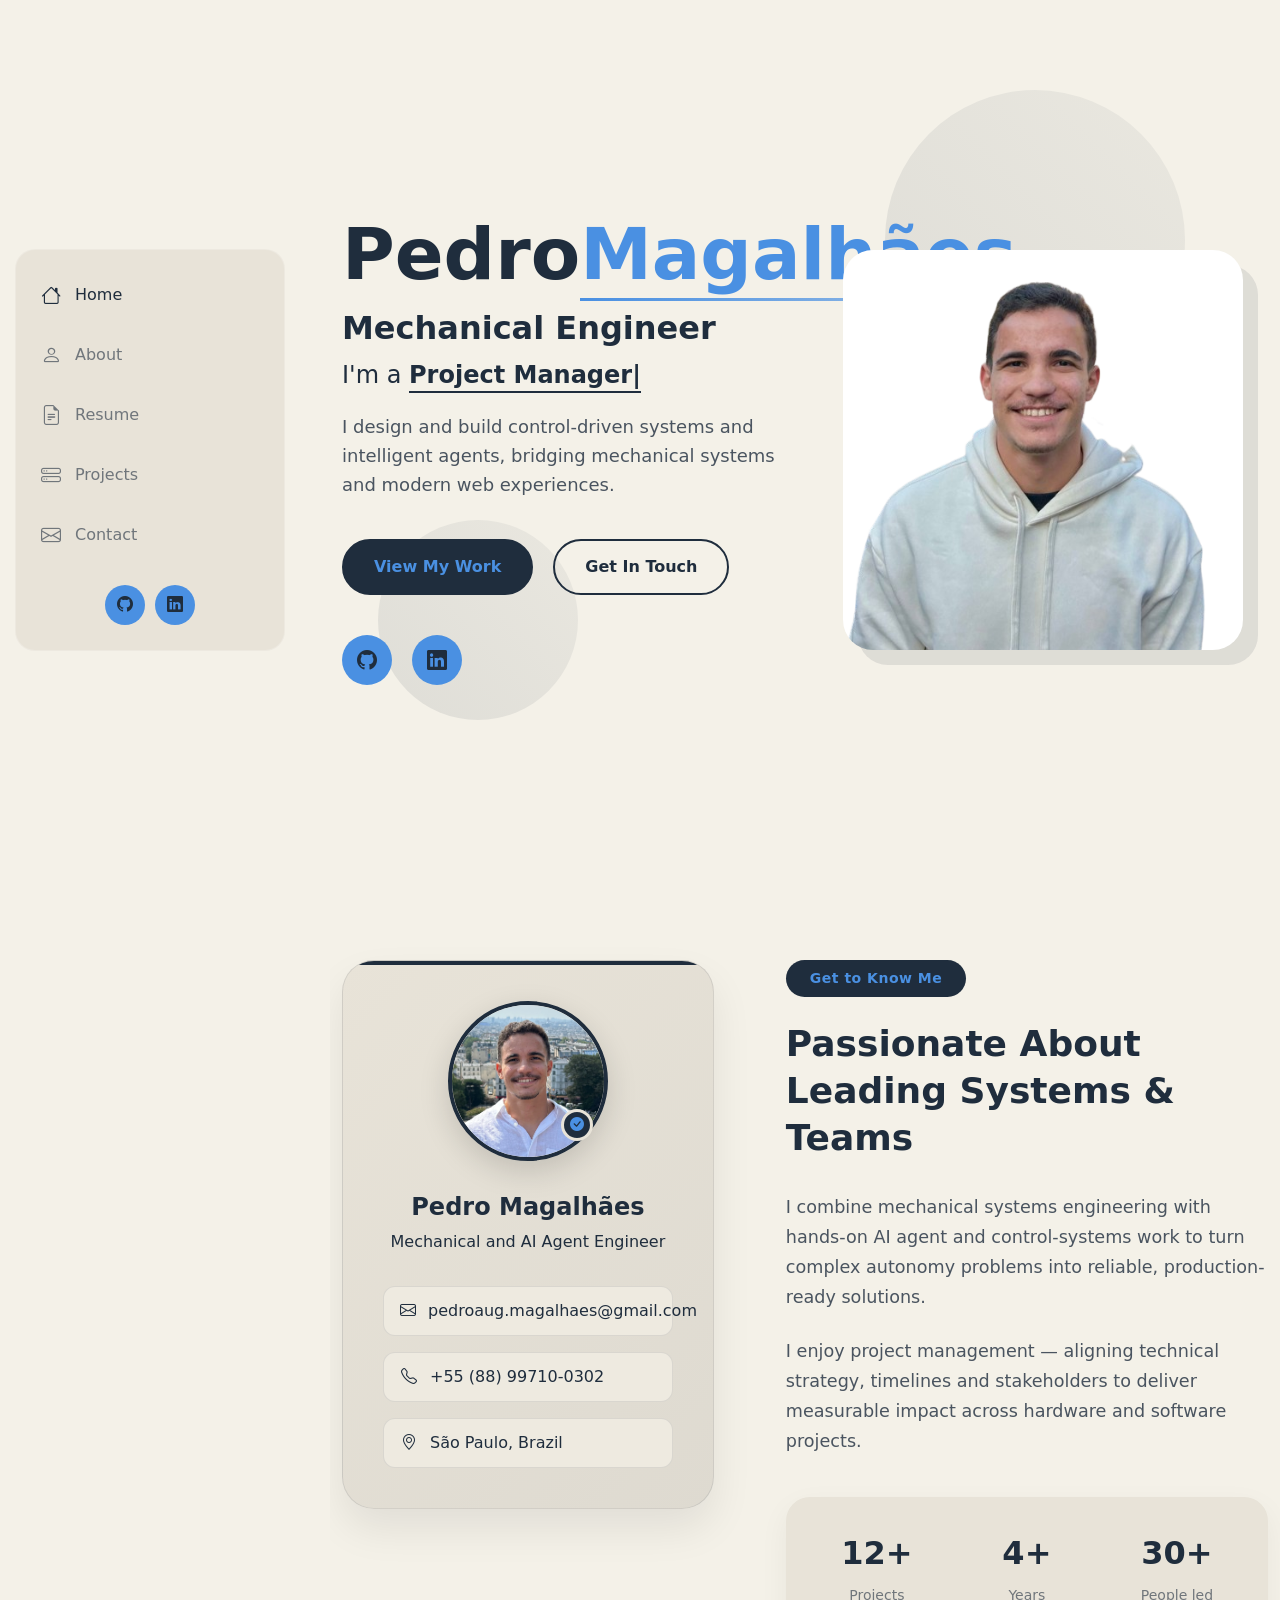
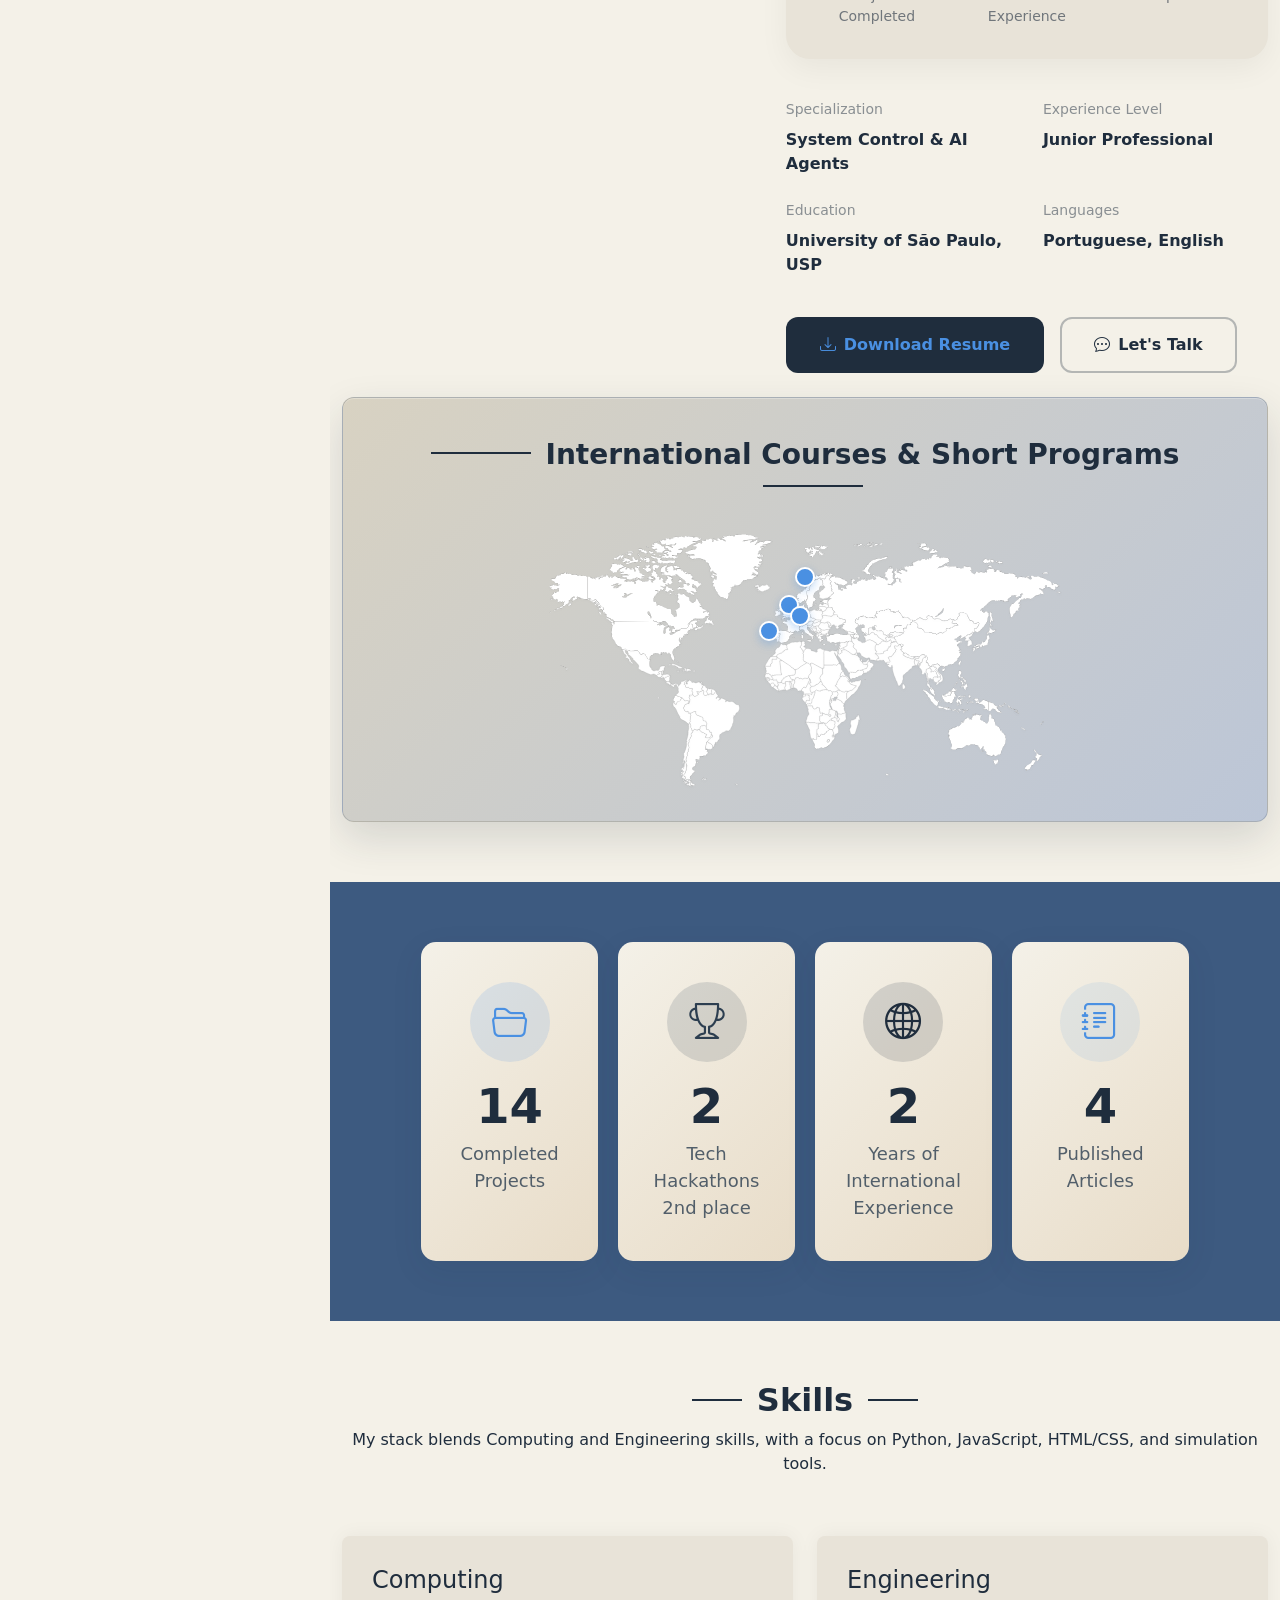
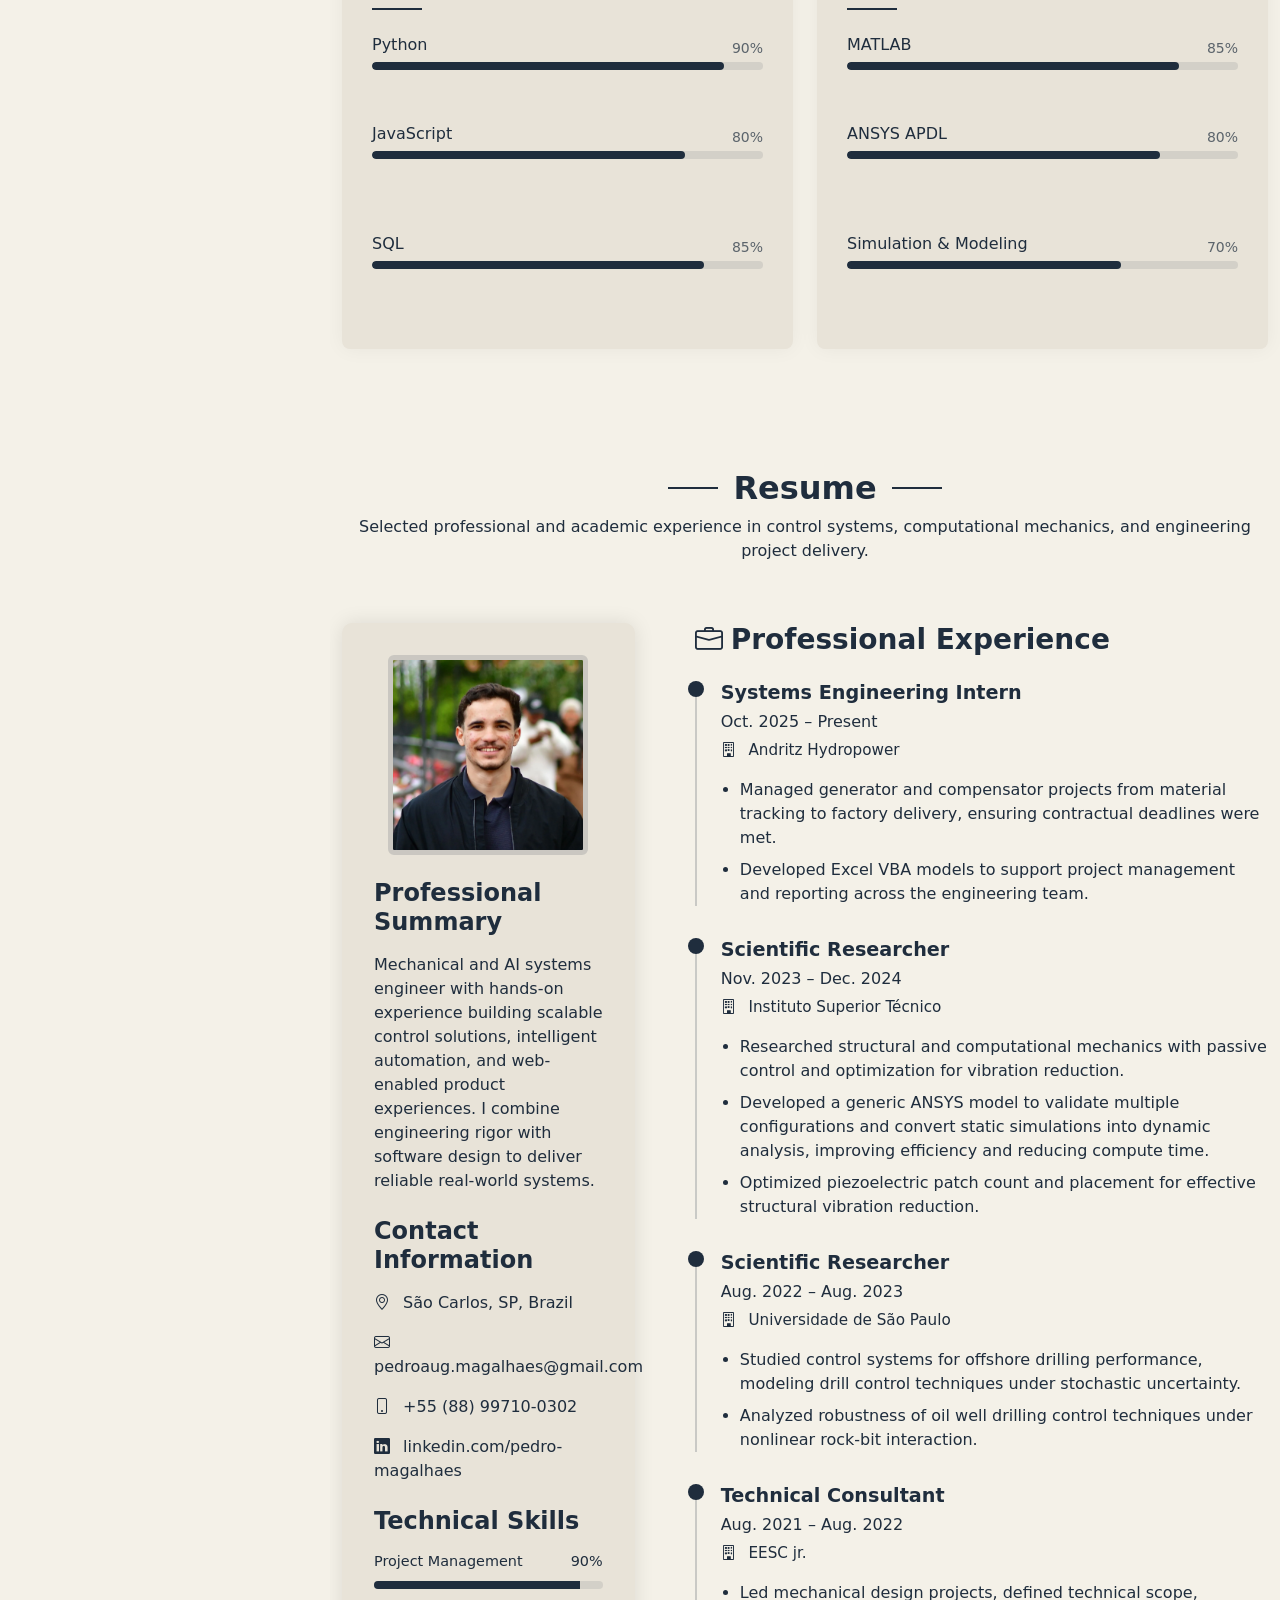
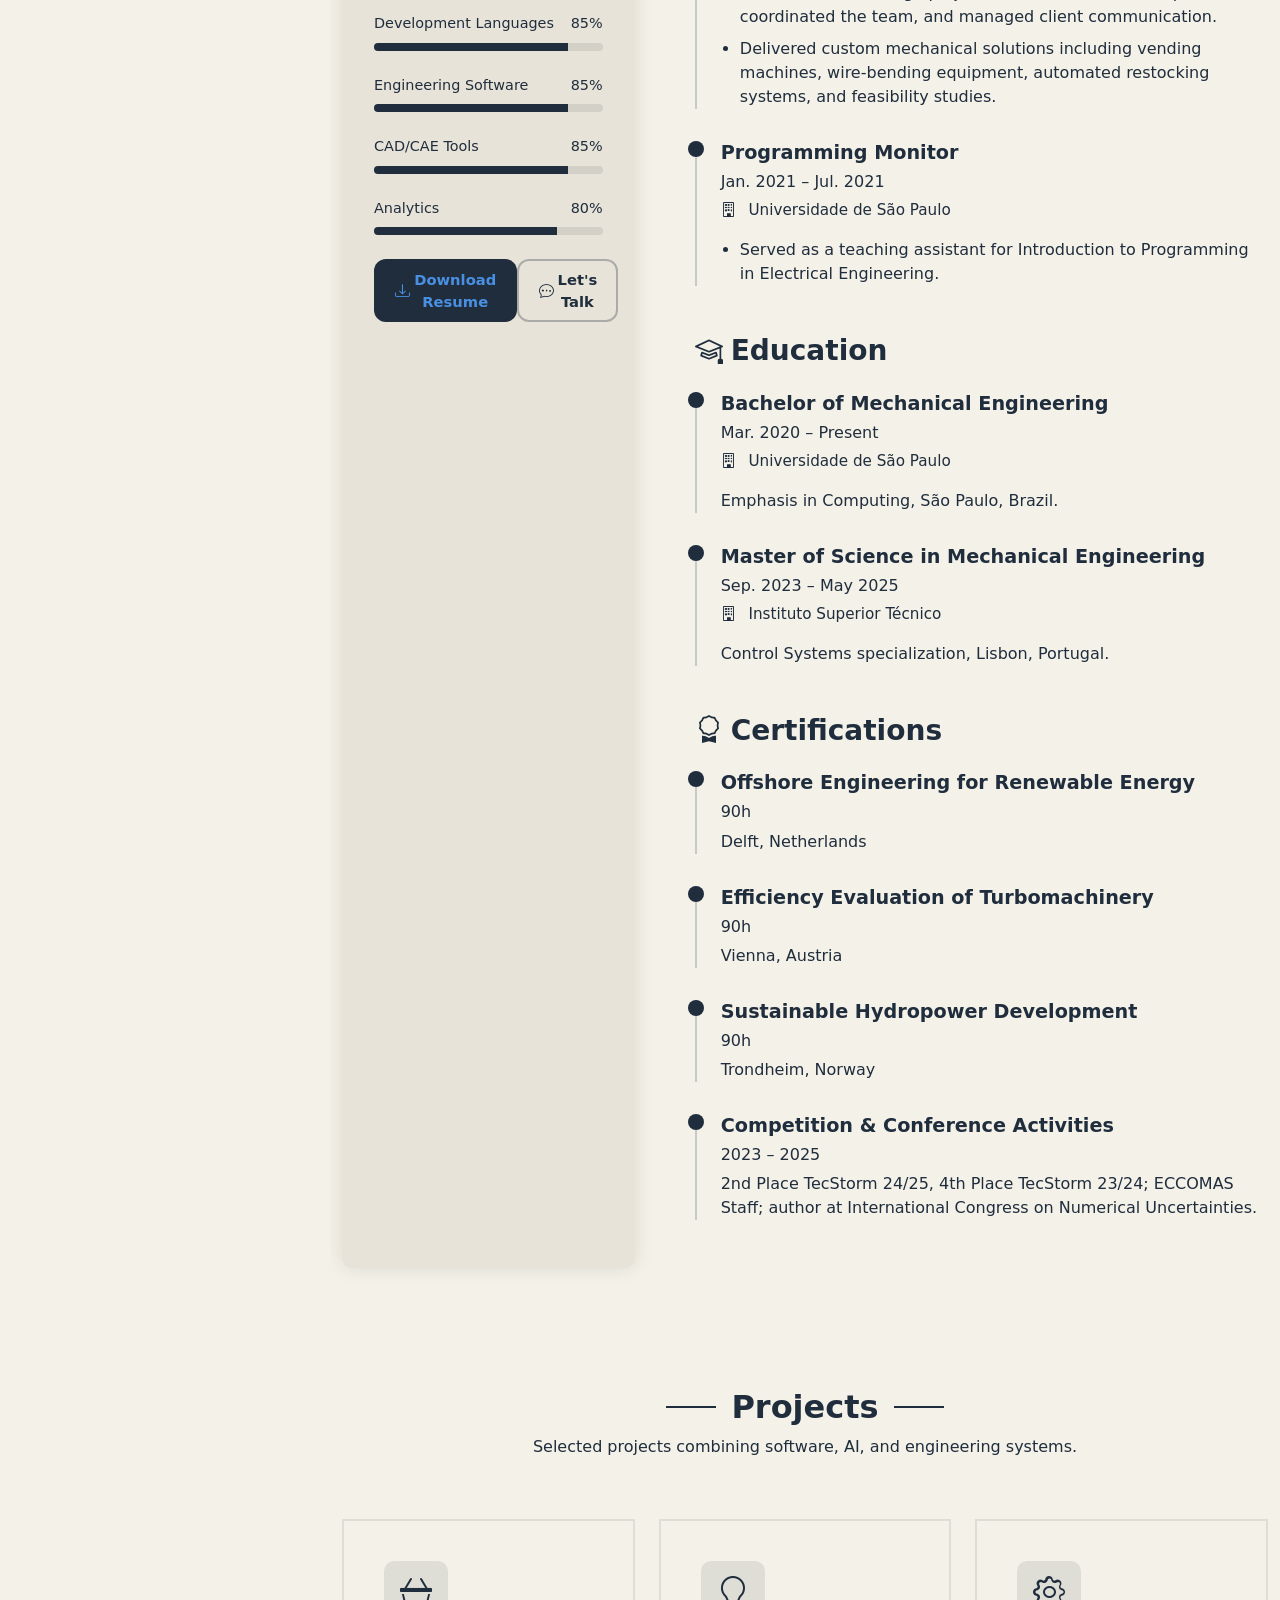
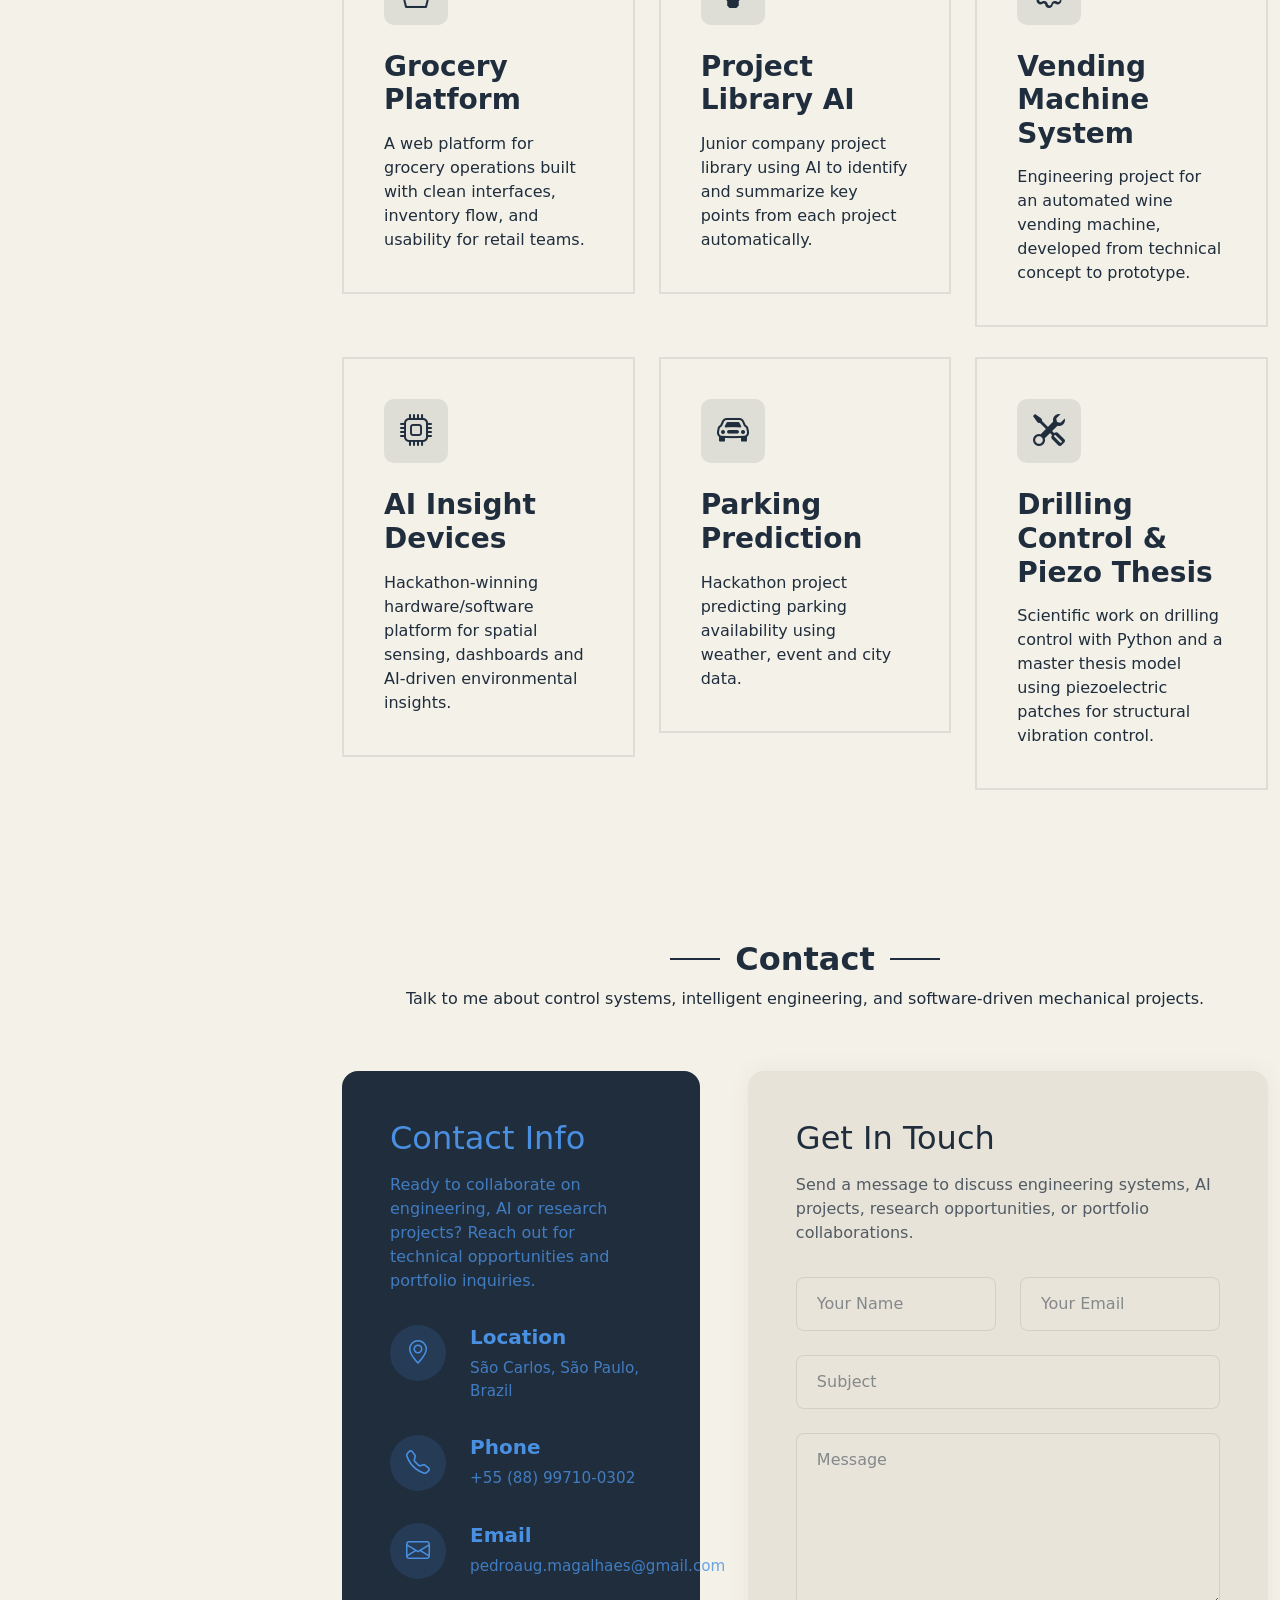
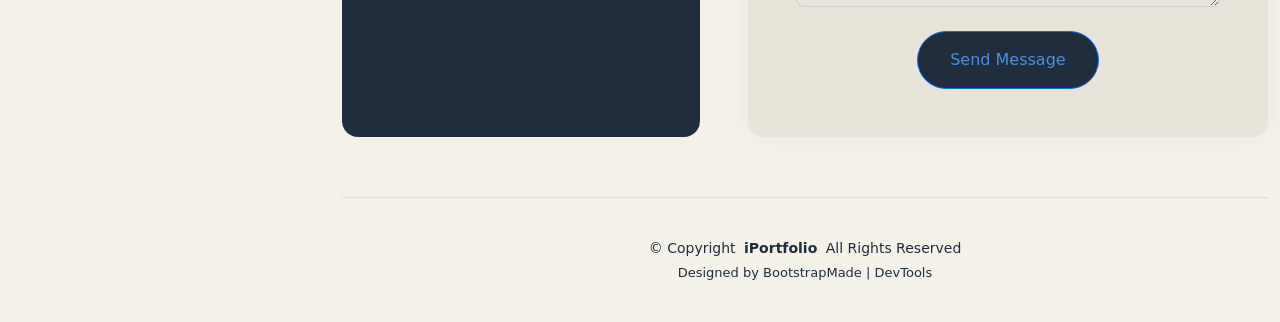
<file: index.html>
<!DOCTYPE html>
<html lang="en">

<head>
  <meta charset="utf-8">
  <meta content="width=device-width, initial-scale=1.0" name="viewport">
  <title>Pedro Magalhães Portfolio</title>
  <meta name="description" content="">
  <meta name="keywords" content="">

  <!-- Favicons -->
  <link href="assets/img/favicon.png" rel="icon">
  <link href="assets/img/apple-touch-icon.png" rel="apple-touch-icon">

  <!-- Fonts -->
  <link href="https://fonts.googleapis.com" rel="preconnect">
  <link href="https://fonts.gstatic.com" rel="preconnect" crossorigin>
  <link href="https://fonts.googleapis.com/css2?family=Roboto:ital,wght@0,100;0,300;0,400;0,500;0,700;0,900;1,100;1,300;1,400;1,500;1,700;1,900&family=Ubuntu:ital,wght@0,300;0,400;0,500;0,700;1,300;1,400;1,500;1,700&family=Nunito:ital,wght@0,200;0,300;0,400;0,500;0,600;0,700;0,800;0,900;1,200;1,300;1,400;1,500;1,600;1,700;1,800;1,900&display=swap" rel="stylesheet">

  <!-- Vendor CSS Files -->
  <link href="assets/vendor/bootstrap/css/bootstrap.min.css" rel="stylesheet">
  <link href="assets/vendor/bootstrap-icons/bootstrap-icons.css" rel="stylesheet">
  <link href="assets/vendor/aos/aos.css" rel="stylesheet">
  <link href="assets/vendor/glightbox/css/glightbox.min.css" rel="stylesheet">
  <link href="assets/vendor/swiper/swiper-bundle.min.css" rel="stylesheet">

  <!-- Main CSS File -->
  <link href="assets/css/main.css" rel="stylesheet">

  <!-- =======================================================
  * Template Name: SnapFolio
  * Template URL: https://bootstrapmade.com/snapfolio-bootstrap-portfolio-template/
  * Updated: Jul 21 2025 with Bootstrap v5.3.7
  * Author: BootstrapMade.com
  * License: https://bootstrapmade.com/license/
  ======================================================== -->
</head>

<body class="index-page">

  <header id="header" class="header dark-background d-flex flex-column justify-content-center">
    <i class="header-toggle d-xl-none bi bi-list"></i>

    <div class="header-container d-flex flex-column align-items-start">
      <nav id="navmenu" class="navmenu">
        <ul>
          <li><a href="#hero" class="active"><i class="bi bi-house navicon"></i>Home</a></li>
          <li><a href="#about"><i class="bi bi-person navicon"></i> About</a></li>
          <li><a href="#resume"><i class="bi bi-file-earmark-text navicon"></i> Resume</a></li>
          <li><a href="#projects"><i class="bi bi-hdd-stack navicon"></i> Projects</a></li>
          <li><a href="#contact"><i class="bi bi-envelope navicon"></i> Contact</a></li>
        </ul>
      </nav>

      <div class="social-links text-center">
        <a href="https://github.com/pedromaaga" class="github" target="_blank" rel="noopener noreferrer"><i class="bi bi-github"></i></a>
        <a href="https://www.linkedin.com/in/pedro-augusto-magalh%C3%A3es-a64629219/" class="linkedin" target="_blank" rel="noopener noreferrer"><i class="bi bi-linkedin"></i></a>
      </div>
    </div>

  </header>

  <main class="main">

    <!-- Hero Section -->
    <section id="hero" class="hero section">

      <div class="background-elements">
        <div class="bg-circle circle-1"></div>
        <div class="bg-circle circle-2"></div>
      </div>

      <div class="hero-content">

        <div class="container">
          <div class="row align-items-center">

            <div class="col-lg-6" data-aos="fade-right" data-aos-delay="100">
              <div class="hero-text">
                <h1>Pedro<span class="accent-text">Magalhães</span></h1>
                <h2>Mechanical Engineer</h2>
                <p class="lead">I'm a <span class="typed" data-typed-items="Project Manager, Control Systems Engineer, AI Agent Researcher, Web Developer"></span></p>
                <p class="description">I design and build control-driven systems and intelligent agents, bridging mechanical systems and modern web experiences.</p>

                <div class="hero-actions">
                  <a href="#projects" class="btn btn-primary">View My Work</a>
                  <a href="#contact" class="btn btn-outline">Get In Touch</a>
                </div>

                <div class="social-links">
                  <a href="https://github.com/pedromaaga" target="_blank" rel="noopener noreferrer"><i class="bi bi-github"></i></a>
                  <a href="https://www.linkedin.com/in/pedro-augusto-magalh%C3%A3es-a64629219/" target="_blank" rel="noopener noreferrer"><i class="bi bi-linkedin"></i></a>
                </div>
              </div>
            </div>

            <div class="col-lg-6" data-aos="fade-left" data-aos-delay="200">
              <div class="hero-visual">
                <div class="profile-container">
                  <div class="profile-background"></div>
                  <img src="assets/img/profile/profile-2.webp" alt="Alexander Chen" class="profile-image">
                </div>
              </div>
            </div>

          </div>
        </div>
      </div>

    </section><!-- /Hero Section -->

    <!-- About Section -->
    <section id="about" class="about section">

      <div class="container" data-aos="fade-up" data-aos-delay="100">

        <div class="row">
          <div class="col-lg-5" data-aos="zoom-in" data-aos-delay="200">
            <div class="profile-card">
              <div class="profile-header">
                <div class="profile-image">
                  <img src="assets/img/profile/profile-square-3.webp" alt="Profile Image" class="img-fluid">
                </div>
                <div class="profile-badge">
                  <i class="bi bi-check-circle-fill"></i>
                </div>
              </div>

              <div class="profile-content">
                <h3>Pedro Magalhães</h3>
                <p class="profession">Mechanical and AI Agent Engineer</p>

                <div class="contact-links">
                  <a href="mailto:pedroaug.magalhaes@gmail.com" class="contact-item">
                    <i class="bi bi-envelope"></i>
                    pedroaug.magalhaes@gmail.com
                  </a>
                  <a href="tel:+5588997100302" class="contact-item">
                    <i class="bi bi-telephone"></i>
                    +55 (88) 99710-0302
                  </a>
                  <a href="#" class="contact-item">
                    <i class="bi bi-geo-alt"></i>
                    São Paulo, Brazil
                  </a>
                </div>
              </div>
            </div>
          </div>

          <div class="col-lg-7" data-aos="fade-left" data-aos-delay="300">
            <div class="about-content">
              <div class="section-header">
                <span class="badge-text">Get to Know Me</span>
                <h2>Passionate About Leading Systems &amp; Teams</h2>
              </div>

              <div class="description">
                <p>I combine mechanical systems engineering with hands-on AI agent and control-systems work to turn complex autonomy problems into reliable, production-ready solutions.</p>

                <p>I enjoy project management — aligning technical strategy, timelines and stakeholders to deliver measurable impact across hardware and software projects.</p>
              </div>

              <div class="stats-grid">
                <div class="stat-item">
                  <div class="stat-number">12+</div>
                  <div class="stat-label">Projects Completed</div>
                </div>
                <div class="stat-item">
                  <div class="stat-number">4+</div>
                  <div class="stat-label">Years Experience</div>
                </div>
                <div class="stat-item">
                  <div class="stat-number">30+</div>
                  <div class="stat-label">People led</div>
                </div>
              </div>

              <div class="details-grid">
                <div class="detail-row">
                  <div class="detail-item">
                    <span class="detail-label">Specialization</span>
                    <span class="detail-value">System Control &amp; AI Agents</span>
                  </div>
                  <div class="detail-item">
                    <span class="detail-label">Experience Level</span>
                    <span class="detail-value">Junior Professional</span>
                  </div>
                </div>
                <div class="detail-row">
                  <div class="detail-item">
                    <span class="detail-label">Education</span>
                    <span class="detail-value">University of São Paulo, USP</span>
                  </div>
                  <div class="detail-item">
                    <span class="detail-label">Languages</span>
                    <span class="detail-value">Portuguese, English</span>
                  </div>
                </div>
              </div>

              <div class="cta-section">
                <a href="assets/resume/CV_Pedro_Magalhaes.pdf" class="btn btn-primary" download>
                  <i class="bi bi-download"></i>
                  Download Resume
                </a>
                <a href="#contact" class="btn btn-outline">
                  <i class="bi bi-chat-dots"></i>
                  Let's Talk
                </a>
              </div>
            </div>
          </div>
        </div>

        <!-- Courses map -->
        <div class="map-wrapper" data-aos="fade-up" data-aos-delay="100">
          <div class="container subsection-title" data-aos="fade-up">
            <h3 class="map-title">International Courses &amp; Short Programs</h3>
          </div>
          <div class="world-map" id="world-map">
            <div class="world-svg-wrapper">
              <object type="image/svg+xml" data="assets/img/world.svg" class="world-svg" aria-label="World map" role="img"></object>
              <div class="map-overlay" aria-hidden="false">
                <button class="map-marker pulse" data-country="Lisbon, Portugal" data-info="MSc studies in Mechanical Engineering; systems &amp; control focus." style="left:43%; top:38%;" aria-label="Portugal"></button>
                <button class="map-marker pulse" data-country="Delft, Netherlands" data-info="Short course about Offshore Engineering for Renewable Energy." style="left:47%; top:28%;" aria-label="Netherlands"></button>
                <button class="map-marker pulse" data-country="Vienna, Austria" data-info="Short course about Efficiency Evaluation of Turbomachinery." style="left:49%; top:32%;" aria-label="Austria"></button>
                <button class="map-marker pulse" data-country="Trondheim, Norway" data-info="Short course about Sustainable Hydropower Development." style="left:50%; top:17%;" aria-label="Norway"></button>
              </div>
            </div>
          </div>
          <div id="map-tooltip" class="map-tooltip" aria-hidden="true"></div>
        </div>
      </div>

    </section><!-- /About Section -->
    
    <!-- Stats Section -->
    <section id="stats" class="stats section light-background">

      <div class="container" data-aos="fade-up" data-aos-delay="100">

        <div class="row justify-content-center">
          <div class="col-lg-10">
            <div class="stats-wrapper">
              <div class="stats-item" data-aos="zoom-in" data-aos-delay="150">
                <div class="icon-wrapper">
                  <i class="bi bi-folder2-open"></i>
                </div>
                <span data-purecounter-start="0" data-purecounter-end="14" data-purecounter-duration="1" class="purecounter"></span>
                <p>Completed Projects</p>
              </div><!-- End Stats Item -->

              <div class="stats-item" data-aos="zoom-in" data-aos-delay="200">
                <div class="icon-wrapper">
                  <i class="bi bi-trophy"></i>
                </div>
                <span data-purecounter-start="0" data-purecounter-end="2" data-purecounter-duration="1" class="purecounter"></span>
                <p>Tech Hackathons<br>2nd place</p>
              </div><!-- End Stats Item -->

              <div class="stats-item" data-aos="zoom-in" data-aos-delay="250">
                <div class="icon-wrapper">
                  <i class="bi bi-globe2"></i>
                </div>
                <span data-purecounter-start="0" data-purecounter-end="2" data-purecounter-duration="1" class="purecounter"></span>
                <p>Years of International Experience</p>
              </div><!-- End Stats Item -->

              <div class="stats-item" data-aos="zoom-in" data-aos-delay="300">
                <div class="icon-wrapper">
                  <i class="bi bi-journal-text"></i>
                </div>
                <span data-purecounter-start="0" data-purecounter-end="4" data-purecounter-duration="1" class="purecounter"></span>
                <p>Published Articles</p>
              </div><!-- End Stats Item -->
            </div>
          </div>
        </div>

      </div>

    </section><!-- /Stats Section -->

    <!-- Skills Section -->
    <section id="skills" class="skills section">

      <!-- Section Title -->
      <div class="container section-title" data-aos="fade-up">
        <h2>Skills</h2>
        <p>My stack blends Computing and Engineering skills, with a focus on Python, JavaScript, HTML/CSS, and simulation tools.</p>
      </div><!-- End Section Title -->

      <div class="container" data-aos="fade-up" data-aos-delay="100">

        <div class="row">
          <div class="col-lg-6">
            <div class="skills-category" data-aos="fade-up" data-aos-delay="200">
              <h3>Computing</h3>
              <div class="skills-animation">
                <div class="skill-item">
                  <div class="d-flex justify-content-between align-items-center">
                    <h4>Python</h4>
                    <span class="skill-percentage">90%</span>
                  </div>
                  <div class="progress">
                    <div class="progress-bar" role="progressbar" aria-valuenow="90" aria-valuemin="0" aria-valuemax="100"></div>
                  </div>
                  <div class="skill-tooltip">Automation, data analysis, and engineering scripting.</div>
                </div>

                <div class="skill-item">
                  <div class="d-flex justify-content-between align-items-center">
                    <h4>JavaScript</h4>
                    <span class="skill-percentage">80%</span>
                  </div>
                  <div class="progress">
                    <div class="progress-bar" role="progressbar" aria-valuenow="80" aria-valuemin="0" aria-valuemax="100"></div>
                  </div>
                  <div class="skill-tooltip">Web development, interactivity, and interface prototyping.</div>
                </div>

                <div class="skill-item">
                  <div class="d-flex justify-content-between align-items-center">
                    <h4>SQL</h4>
                    <span class="skill-percentage">85%</span>
                  </div>
                  <div class="progress">
                    <div class="progress-bar" role="progressbar" aria-valuenow="85" aria-valuemin="0" aria-valuemax="100"></div>
                  </div>
                  <div class="skill-tooltip">Database design, queries, and integration for analytics and engineering systems.</div>
                </div>
              </div>
            </div><!-- End Computing Skills -->
          </div>

          <div class="col-lg-6">
            <div class="skills-category" data-aos="fade-up" data-aos-delay="300">
              <h3>Engineering</h3>
              <div class="skills-animation">
                <div class="skill-item">
                  <div class="d-flex justify-content-between align-items-center">
                    <h4>MATLAB</h4>
                    <span class="skill-percentage">85%</span>
                  </div>
                  <div class="progress">
                    <div class="progress-bar" role="progressbar" aria-valuenow="85" aria-valuemin="0" aria-valuemax="100"></div>
                  </div>
                  <div class="skill-tooltip">System simulation, modeling, and numerical analysis.</div>
                </div>

                <div class="skill-item">
                  <div class="d-flex justify-content-between align-items-center">
                    <h4>ANSYS APDL</h4>
                    <span class="skill-percentage">80%</span>
                  </div>
                  <div class="progress">
                    <div class="progress-bar" role="progressbar" aria-valuenow="80" aria-valuemin="0" aria-valuemax="100"></div>
                  </div>
                  <div class="skill-tooltip">Advanced parametric scripting and structural analysis inside ANSYS.</div>
                </div>

                <div class="skill-item">
                  <div class="d-flex justify-content-between align-items-center">
                    <h4>Simulation &amp; Modeling</h4>
                    <span class="skill-percentage">70%</span>
                  </div>
                  <div class="progress">
                    <div class="progress-bar" role="progressbar" aria-valuenow="70" aria-valuemin="0" aria-valuemax="100"></div>
                  </div>
                  <div class="skill-tooltip">Bridging computational tools and engineering projects.</div>
                </div>
              </div>
            </div><!-- End Engineering Skills -->
          </div>
        </div>

      </div>

    </section><!-- /Skills Section -->

    <!-- Resume Section -->
    <section id="resume" class="resume section">

      <!-- Section Title -->
      <div class="container section-title" data-aos="fade-up">
        <h2>Resume</h2>
        <p>Selected professional and academic experience in control systems, computational mechanics, and engineering project delivery.</p>
      </div><!-- End Section Title -->

      <div class="container" data-aos="fade-up" data-aos-delay="100">

        <div class="row gy-4">
          <!-- Left column with summary and contact -->
          <div class="col-lg-4">
            <div class="resume-side" data-aos="fade-right" data-aos-delay="100">
              <div class="profile-img mb-4">
                <img src="assets/img/profile/profile-square-2.webp" alt="Profile" class="img-fluid rounded">
              </div>

              <h3>Professional Summary</h3>
              <p>Mechanical and AI systems engineer with hands-on experience building scalable control solutions, intelligent automation, and web-enabled product experiences. I combine engineering rigor with software design to deliver reliable real-world systems.</p>

              <h3 class="mt-4">Contact Information</h3>
              <ul class="contact-info list-unstyled">
                <li><i class="bi bi-geo-alt"></i> São Carlos, SP, Brazil</li>
                <li><i class="bi bi-envelope"></i> pedroaug.magalhaes@gmail.com</li>
                <li><i class="bi bi-phone"></i> +55 (88) 99710-0302</li>
                <li><i class="bi bi-linkedin"></i> <a href="https://www.linkedin.com/in/pedro-augusto-magalh%C3%A3es-a64629219/" target="_blank" rel="noopener noreferrer">linkedin.com/pedro-magalhaes</a></li>
              </ul>

              <div class="skills-animation mt-4">
                <h3>Technical Skills</h3>
                <div class="skill-item">
                  <div class="d-flex justify-content-between">
                    <span>Project Management</span>
                    <span>90%</span>
                  </div>
                  <div class="progress">
                    <div class="progress-bar" role="progressbar" aria-valuenow="90" aria-valuemin="0" aria-valuemax="100"></div>
                  </div>
                </div>


                <div class="skill-item">
                  <div class="d-flex justify-content-between">
                    <span>Development Languages</span>
                    <span>85%</span>
                  </div>
                  <div class="progress">
                    <div class="progress-bar" role="progressbar" aria-valuenow="85" aria-valuemin="0" aria-valuemax="100"></div>
                  </div>
                </div>

                <div class="skill-item">
                  <div class="d-flex justify-content-between">
                    <span>Engineering Software</span>
                    <span>85%</span>
                  </div>
                  <div class="progress">
                    <div class="progress-bar" role="progressbar" aria-valuenow="85" aria-valuemin="0" aria-valuemax="100"></div>
                  </div>
                </div>

                <div class="skill-item">
                  <div class="d-flex justify-content-between">
                    <span>CAD/CAE Tools</span>
                    <span>85%</span>
                  </div>
                  <div class="progress">
                    <div class="progress-bar" role="progressbar" aria-valuenow="85" aria-valuemin="0" aria-valuemax="100"></div>
                  </div>
                </div>

                <div class="skill-item">
                  <div class="d-flex justify-content-between">
                    <span>Analytics</span>
                    <span>80%</span>
                  </div>
                  <div class="progress">
                    <div class="progress-bar" role="progressbar" aria-valuenow="80" aria-valuemin="0" aria-valuemax="100"></div>
                  </div>
                </div>
              </div>
              <div class="cta-section">
                <a href="assets/resume/CV_Pedro_Magalhaes.pdf" class="btn btn-primary" download>
                  <i class="bi bi-download"></i>
                  Download Resume
                </a>
                <a href="#contact" class="btn btn-outline">
                  <i class="bi bi-chat-dots"></i>
                  Let's Talk
                </a>
              </div>
            </div>
            
          </div>

          <!-- Right column with experience and education -->
          <div class="col-lg-8 ps-4 ps-lg-5">
            <!-- Experience Section -->
            <div class="resume-section" data-aos="fade-up">
              <h3><i class="bi bi-briefcase me-2"></i>Professional Experience</h3>

              <div class="resume-item">
                <h4>Systems Engineering Intern</h4>
                <h5>Oct. 2025 – Present</h5>
                <p class="company"><i class="bi bi-building"></i> Andritz Hydropower</p>
                <ul>
                  <li>Managed generator and compensator projects from material tracking to factory delivery, ensuring contractual deadlines were met.</li>
                  <li>Developed Excel VBA models to support project management and reporting across the engineering team.</li>
                </ul>
              </div>

              <div class="resume-item">
                <h4>Scientific Researcher</h4>
                <h5>Nov. 2023 – Dec. 2024</h5>
                <p class="company"><i class="bi bi-building"></i> Instituto Superior Técnico</p>
                <ul>
                  <li>Researched structural and computational mechanics with passive control and optimization for vibration reduction.</li>
                  <li>Developed a generic ANSYS model to validate multiple configurations and convert static simulations into dynamic analysis, improving efficiency and reducing compute time.</li>
                  <li>Optimized piezoelectric patch count and placement for effective structural vibration reduction.</li>
                </ul>
              </div>

              <div class="resume-item">
                <h4>Scientific Researcher</h4>
                <h5>Aug. 2022 – Aug. 2023</h5>
                <p class="company"><i class="bi bi-building"></i> Universidade de São Paulo</p>
                <ul>
                  <li>Studied control systems for offshore drilling performance, modeling drill control techniques under stochastic uncertainty.</li>
                  <li>Analyzed robustness of oil well drilling control techniques under nonlinear rock-bit interaction.</li>
                </ul>
              </div>

              <div class="resume-item">
                <h4>Technical Consultant</h4>
                <h5>Aug. 2021 – Aug. 2022</h5>
                <p class="company"><i class="bi bi-building"></i> EESC jr.</p>
                <ul>
                  <li>Led mechanical design projects, defined technical scope, coordinated the team, and managed client communication.</li>
                  <li>Delivered custom mechanical solutions including vending machines, wire-bending equipment, automated restocking systems, and feasibility studies.</li>
                </ul>
              </div>

              <div class="resume-item">
                <h4>Programming Monitor</h4>
                <h5>Jan. 2021 – Jul. 2021</h5>
                <p class="company"><i class="bi bi-building"></i> Universidade de São Paulo</p>
                <ul>
                  <li>Served as a teaching assistant for Introduction to Programming in Electrical Engineering.</li>
                </ul>
              </div>
            </div>

            <!-- Education Section -->
            <div class="resume-section" data-aos="fade-up" data-aos-delay="100">
              <h3><i class="bi bi-mortarboard me-2"></i>Education</h3>

              <div class="resume-item">
                <h4>Bachelor of Mechanical Engineering</h4>
                <h5>Mar. 2020 – Present</h5>
                <p class="company"><i class="bi bi-building"></i> Universidade de São Paulo</p>
                <p>Emphasis in Computing, São Paulo, Brazil.</p>
              </div>

              <div class="resume-item">
                <h4>Master of Science in Mechanical Engineering</h4>
                <h5>Sep. 2023 – May 2025</h5>
                <p class="company"><i class="bi bi-building"></i> Instituto Superior Técnico</p>
                <p>Control Systems specialization, Lisbon, Portugal.</p>
              </div>
            </div>

            <!-- Certifications Section -->
            <div class="resume-section" data-aos="fade-up" data-aos-delay="200">
              <h3><i class="bi bi-award me-2"></i>Certifications</h3>

              <div class="resume-item">
                <h4>Offshore Engineering for Renewable Energy</h4>
                <h5>90h</h5>
                <p>Delft, Netherlands</p>
              </div>

              <div class="resume-item">
                <h4>Efficiency Evaluation of Turbomachinery</h4>
                <h5>90h</h5>
                <p>Vienna, Austria</p>
              </div>

              <div class="resume-item">
                <h4>Sustainable Hydropower Development</h4>
                <h5>90h</h5>
                <p>Trondheim, Norway</p>
              </div>

              <div class="resume-item">
                <h4>Competition &amp; Conference Activities</h4>
                <h5>2023 – 2025</h5>
                <p>2nd Place TecStorm 24/25, 4th Place TecStorm 23/24; ECCOMAS Staff; author at International Congress on Numerical Uncertainties.</p>
              </div>
            </div>
          </div>
        </div>

      </div>

    </section><!-- /Resume Section -->

    <!-- Projects Section -->
    <section id="projects" class="services section">

      <!-- Section Title -->
      <div class="container section-title" data-aos="fade-up">
        <h2>Projects</h2>
        <p>Selected projects combining software, AI, and engineering systems.</p>
      </div><!-- End Section Title -->

      <div class="container" data-aos="fade-up" data-aos-delay="100">

        <div class="row justify-content-center">
          <div class="col-lg-4 col-md-6" data-aos="fade-up" data-aos-delay="100">
            <div class="service-card position-relative z-1">
              <div class="service-icon">
                <i class="bi bi-basket3"></i>
              </div>
              <h3>Grocery Platform</h3>
              <p>A web platform for grocery operations built with clean interfaces, inventory flow, and usability for retail teams.</p>
              <a href="grocery-platform.html" class="card-action" aria-label="View Grocery Platform details"><i class="bi bi-arrow-right"></i></a>
            </div>
          </div>
          <div class="col-lg-4 col-md-6" data-aos="fade-up" data-aos-delay="200">
            <div class="service-card position-relative z-1">
              <div class="service-icon">
                <i class="bi bi-lightbulb"></i>
              </div>
              <h3>Project Library AI</h3>
              <p>Junior company project library using AI to identify and summarize key points from each project automatically.</p>
              <a href="project-library-AI.html" class="card-action" aria-label="View Project Library AI details"><i class="bi bi-arrow-right"></i></a>
            </div>
          </div>
          <div class="col-lg-4 col-md-6" data-aos="fade-up" data-aos-delay="300">
            <div class="service-card position-relative z-1">
              <div class="service-icon">
                <i class="bi bi-gear"></i>
              </div>
              <h3>Vending Machine System</h3>
              <p>Engineering project for an automated wine vending machine, developed from technical concept to prototype.</p>
              <a href="vending-machine.html" class="card-action" aria-label="View Vending Machine System details"><i class="bi bi-arrow-right"></i></a>
            </div>
          </div>
          <div class="col-lg-4 col-md-6" data-aos="fade-up" data-aos-delay="100">
            <div class="service-card position-relative z-1">
              <div class="service-icon">
                <i class="bi bi-cpu"></i>
              </div>
              <h3>AI Insight Devices</h3>
              <p>Hackathon-winning hardware/software platform for spatial sensing, dashboards and AI-driven environmental insights.</p>
              <a href="AI-insights-device.html" class="card-action" aria-label="View AI Insight Devices details"><i class="bi bi-arrow-right"></i></a>
            </div>
          </div>
          <div class="col-lg-4 col-md-6" data-aos="fade-up" data-aos-delay="200">
            <div class="service-card position-relative z-1">
              <div class="service-icon">
                <i class="bi bi-car-front"></i>
              </div>
              <h3>Parking Prediction</h3>
              <p>Hackathon project predicting parking availability using weather, event and city data.</p>
              <a href="parking-prediction.html" class="card-action" aria-label="View Parking Prediction details"><i class="bi bi-arrow-right"></i></a>
            </div>
          </div>
          <div class="col-lg-4 col-md-6" data-aos="fade-up" data-aos-delay="300">
            <div class="service-card position-relative z-1">
              <div class="service-icon">
                <i class="bi bi-tools"></i>
              </div>
              <h3>Drilling Control &amp; Piezo Thesis</h3>
              <p>Scientific work on drilling control with Python and a master thesis model using piezoelectric patches for structural vibration control.</p>
              <a href="drilling-piezo-control.html" class="card-action" aria-label="View Drilling Control & Piezo Thesis details"><i class="bi bi-arrow-right"></i></a>
            </div>
          </div>
        </div>

      </div>

    </section><!-- /Services Section -->

    

    <!-- Contact Section -->
    <section id="contact" class="contact section">

      <!-- Section Title -->
      <div class="container section-title" data-aos="fade-up">
        <h2>Contact</h2>
        <p>Talk to me about control systems, intelligent engineering, and software-driven mechanical projects.</p>
      </div><!-- End Section Title -->

      <div class="container">

        <div class="row g-4 g-lg-5">
          <div class="col-lg-5">
            <div class="info-box">
              <h3>Contact Info</h3>
              <p>Ready to collaborate on engineering, AI or research projects? Reach out for technical opportunities and portfolio inquiries.</p>

              <div class="info-item">
                <div class="icon-box">
                  <i class="bi bi-geo-alt"></i>
                </div>
                <div class="content">
                  <h4>Location</h4>
                  <p>São Carlos, São Paulo, Brazil</p>
                </div>
              </div>

              <div class="info-item">
                <div class="icon-box">
                  <i class="bi bi-telephone"></i>
                </div>
                <div class="content">
                  <h4>Phone</h4>
                  <p>+55 (88) 99710-0302</p>
                </div>
              </div>

              <div class="info-item">
                <div class="icon-box">
                  <i class="bi bi-envelope"></i>
                </div>
                <div class="content">
                  <h4>Email</h4>
                  <p>pedroaug.magalhaes@gmail.com</p>
                </div>
              </div>
            </div>
          </div>

          <div class="col-lg-7">
            <div class="contact-form">
              <h3>Get In Touch</h3>
              <p>Send a message to discuss engineering systems, AI projects, research opportunities, or portfolio collaborations.</p>

              <form action="forms/contact.php" method="post" class="php-email-form">
                <div class="row gy-4">

                  <div class="col-md-6">
                    <input type="text" name="name" class="form-control" placeholder="Your Name" required="">
                  </div>

                  <div class="col-md-6 ">
                    <input type="email" class="form-control" name="email" placeholder="Your Email" required="">
                  </div>

                  <div class="col-12">
                    <input type="text" class="form-control" name="subject" placeholder="Subject" required="">
                  </div>

                  <div class="col-12">
                    <textarea class="form-control" name="message" rows="6" placeholder="Message" required=""></textarea>
                  </div>

                  <div class="col-12 text-center">
                    <div class="loading">Loading</div>
                    <div class="error-message"></div>
                    <div class="sent-message">Your message has been sent. Thank you!</div>

                    <button type="submit" class="btn btn-primary">Send Message</button>
                  </div>

                </div>
              </form>

            </div>
          </div>

        </div>

      </div>

    </section><!-- /Contact Section -->

  </main>

  <footer id="footer" class="footer position-relative">

    <div class="container">
      <div class="copyright text-center ">
        <p>© <span>Copyright</span> <strong class="px-1 sitename">iPortfolio</strong> <span>All Rights Reserved</span></p>
      </div>
      <div class="credits">
        <!-- All the links in the footer should remain intact. -->
        <!-- You can delete the links only if you've purchased the pro version. -->
        <!-- Licensing information: https://bootstrapmade.com/license/ -->
        <!-- Purchase the pro version with working PHP/AJAX contact form: [buy-url] -->
        Designed by <a href="https://bootstrapmade.com/">BootstrapMade</a> | <a href="https://bootstrapmade.com/tools/">DevTools</a>
      </div>
    </div>

  </footer>

  <!-- Scroll Top -->
  <a href="#" id="scroll-top" class="scroll-top d-flex align-items-center justify-content-center"><i class="bi bi-arrow-up-short"></i></a>

  <!-- Preloader -->
  <div id="preloader"></div>

  <!-- Vendor JS Files -->
  <script src="assets/vendor/bootstrap/js/bootstrap.bundle.min.js"></script>
  <script src="assets/vendor/php-email-form/validate.js"></script>
  <script src="assets/vendor/aos/aos.js"></script>
  <script src="assets/vendor/typed.js/typed.umd.js"></script>
  <script src="assets/vendor/purecounter/purecounter_vanilla.js"></script>
  <script src="assets/vendor/waypoints/noframework.waypoints.js"></script>
  <script src="assets/vendor/isotope-layout/isotope.pkgd.min.js"></script>
  <script src="assets/vendor/imagesloaded/imagesloaded.pkgd.min.js"></script>
  <script src="assets/vendor/glightbox/js/glightbox.min.js"></script>
  <script src="assets/vendor/swiper/swiper-bundle.min.js"></script>

  <!-- Main JS File -->
  <script src="assets/js/main.js"></script>

</body>

</html>
</file>
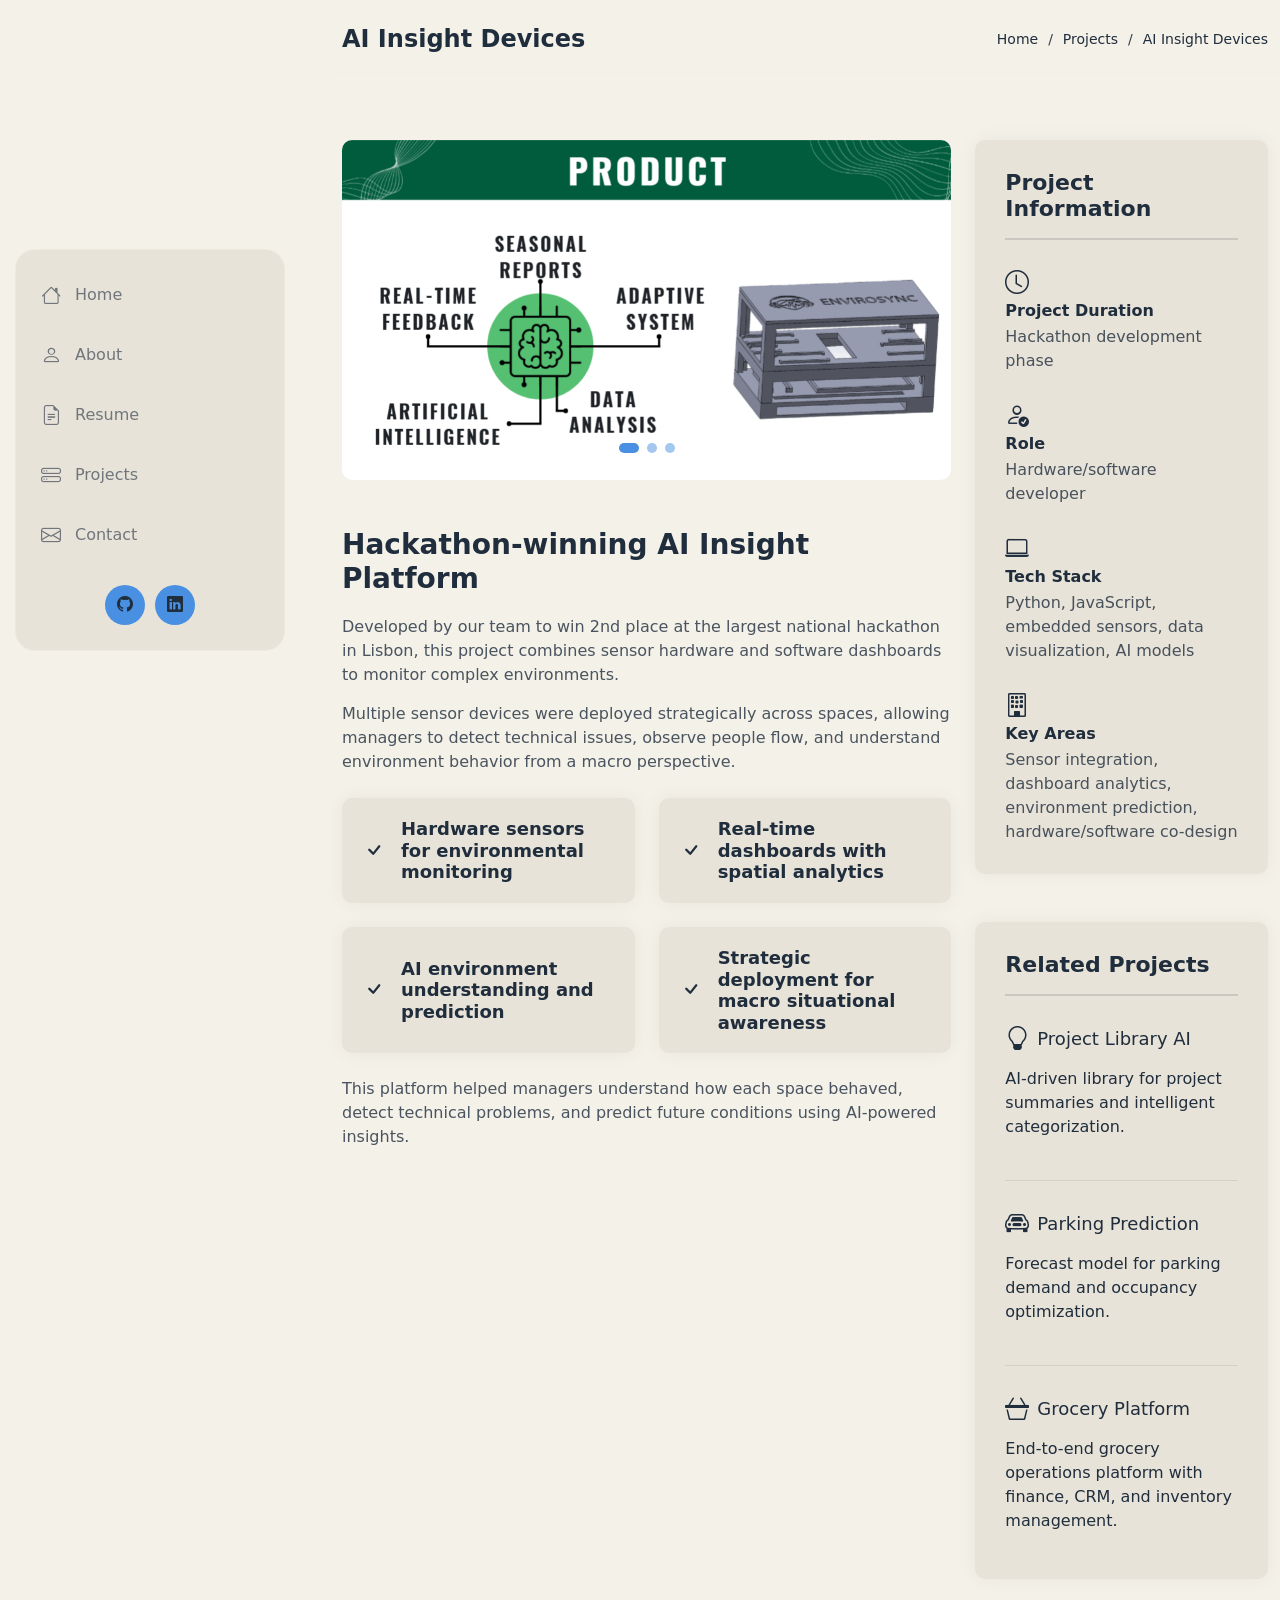
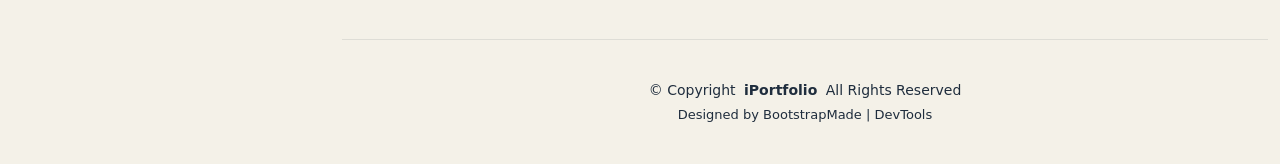
<file: AI-insights-device.html>
<!DOCTYPE html>
<html lang="en">

<head>
  <meta charset="utf-8">
  <meta content="width=device-width, initial-scale=1.0" name="viewport">
  <title>AI Insight Devices</title>
  <meta name="description" content="AI Insight Devices is a software and hardware project that earned second place in Portugal's largest national hackathon by combining sensor devices, dashboards, and AI-driven environmental insights.">
  <meta name="keywords" content="AI Insight Devices, sensor platform, hackathon, environmental monitoring, dashboards, predictive analytics">

  <!-- Favicons -->
  <link href="assets/img/favicon.png" rel="icon">
  <link href="assets/img/apple-touch-icon.png" rel="apple-touch-icon">

  <!-- Fonts -->
  <link href="https://fonts.googleapis.com" rel="preconnect">
  <link href="https://fonts.gstatic.com" rel="preconnect" crossorigin>
  <link href="https://fonts.googleapis.com/css2?family=Roboto:ital,wght@0,100;0,300;0,400;0,500;0,700;0,900;1,100;1,300;1,400;1,500;1,700;1,900&family=Ubuntu:ital,wght@0,300;0,400;0,500;0,700;1,300;1,400;1,500;1,700&family=Nunito:ital,wght@0,200;0,300;0,400;0,500;0,600;0,700;0,800;0,900;1,200;1,300;1,400;1,500;1,600;1,700;1,800;1,900&display=swap" rel="stylesheet">

  <!-- Vendor CSS Files -->
  <link href="assets/vendor/bootstrap/css/bootstrap.min.css" rel="stylesheet">
  <link href="assets/vendor/bootstrap-icons/bootstrap-icons.css" rel="stylesheet">
  <link href="assets/vendor/aos/aos.css" rel="stylesheet">
  <link href="assets/vendor/glightbox/css/glightbox.min.css" rel="stylesheet">
  <link href="assets/vendor/swiper/swiper-bundle.min.css" rel="stylesheet">

  <!-- Main CSS File -->
  <link href="assets/css/main.css" rel="stylesheet">

  <!-- =======================================================
  * Template Name: SnapFolio
  * Template URL: https://bootstrapmade.com/snapfolio-bootstrap-portfolio-template/
  * Updated: Jul 21 2025 with Bootstrap v5.3.7
  * Author: BootstrapMade.com
  * License: https://bootstrapmade.com/license/
  ======================================================== -->
</head>

<body class="service-details-page">

  <header id="header" class="header dark-background d-flex flex-column justify-content-center">
    <i class="header-toggle d-xl-none bi bi-list"></i>

    <div class="header-container d-flex flex-column align-items-start">
      <nav id="navmenu" class="navmenu">
        <ul>
          <li><a href="index.html#hero"><i class="bi bi-house navicon"></i>Home</a></li>
          <li><a href="index.html#about"><i class="bi bi-person navicon"></i> About</a></li>
          <li><a href="index.html#resume"><i class="bi bi-file-earmark-text navicon"></i> Resume</a></li>
          <li><a href="index.html#projects"><i class="bi bi-hdd-stack navicon"></i> Projects</a></li>
          <li><a href="index.html#contact"><i class="bi bi-envelope navicon"></i> Contact</a></li>
        </ul>
      </nav>

      <div class="social-links text-center">
        <a href="https://github.com/pedromaaga" class="github" target="_blank" rel="noopener noreferrer"><i class="bi bi-github"></i></a>
        <a href="https://www.linkedin.com/in/pedro-augusto-magalh%C3%A3es-a64629219/" class="linkedin" target="_blank" rel="noopener noreferrer"><i class="bi bi-linkedin"></i></a>
      </div>

    </div>

  </header>

  <main class="main">

    <!-- Page Title -->
    <div class="page-title dark-background">
      <div class="container d-lg-flex justify-content-between align-items-center">
        <h1 class="mb-2 mb-lg-0">AI Insight Devices</h1>
        <nav class="breadcrumbs">
          <ol>
            <li><a href="index.html">Home</a></li>
            <li><a href="index.html#projects">Projects</a></li>
            <li class="current">AI Insight Devices</li>
          </ol>
        </nav>
      </div>
    </div><!-- End Page Title -->

    <!-- Service Details Section -->
    <section id="service-details" class="service-details section">

      <div class="container" data-aos="fade-up" data-aos-delay="100">

        <div class="row gy-4">

          <div class="col-lg-8">
            <div class="service-details-slider swiper init-swiper">
              <script type="application/json" class="swiper-config">
                {
                  "loop": true,
                  "speed": 600,
                  "autoplay": {
                    "delay": 5000
                  },
                  "slidesPerView": 1,
                  "pagination": {
                    "el": ".swiper-pagination",
                    "type": "bullets",
                    "clickable": true
                  }
                }
              </script>
              <div class="swiper-wrapper align-items-center">
                <div class="swiper-slide">
                  <img src="assets/img/services/AI_insight_1.png" alt="AI Insight Devices dashboard" class="img-fluid" loading="lazy">
                </div>
                <div class="swiper-slide">
                  <img src="assets/img/services/AI_insight_2.png" alt="AI Insight Devices sensor interface" class="img-fluid" loading="lazy">
                </div>
                <div class="swiper-slide">
                  <img src="assets/img/services/AI_insight_3.png" alt="AI Insight Devices predictive insights" class="img-fluid" loading="lazy">
                </div>
              </div>
              <div class="swiper-pagination"></div>
            </div>

            <div class="content mt-5">
              <h3>Hackathon-winning AI Insight Platform</h3>
              <p>
                Developed by our team to win 2nd place at the largest national hackathon in Lisbon, this project combines sensor hardware and software dashboards to monitor complex environments.
              </p>
              <p>
                Multiple sensor devices were deployed strategically across spaces, allowing managers to detect technical issues, observe people flow, and understand environment behavior from a macro perspective.
              </p>

              <div class="features mt-4">
                <div class="row gy-4">
                  <div class="col-md-6" data-aos="fade-up" data-aos-delay="100">
                    <div class="feature-box d-flex align-items-center">
                      <i class="bi bi-check"></i>
                      <h4>Hardware sensors for environmental monitoring</h4>
                    </div>
                  </div>
                  <div class="col-md-6" data-aos="fade-up" data-aos-delay="200">
                    <div class="feature-box d-flex align-items-center">
                      <i class="bi bi-check"></i>
                      <h4>Real-time dashboards with spatial analytics</h4>
                    </div>
                  </div>
                  <div class="col-md-6" data-aos="fade-up" data-aos-delay="300">
                    <div class="feature-box d-flex align-items-center">
                      <i class="bi bi-check"></i>
                      <h4>AI environment understanding and prediction</h4>
                    </div>
                  </div>
                  <div class="col-md-6" data-aos="fade-up" data-aos-delay="400">
                    <div class="feature-box d-flex align-items-center">
                      <i class="bi bi-check"></i>
                      <h4>Strategic deployment for macro situational awareness</h4>
                    </div>
                  </div>
                </div>
              </div>

              <p class="mt-4">
                This platform helped managers understand how each space behaved, detect technical problems, and predict future conditions using AI-powered insights.
              </p>
            </div>
          </div>

          <div class="col-lg-4">
            <div class="service-info">
              <h4>Project Information</h4>
              <div class="info-item">
                <i class="bi bi-clock"></i>
                <h5>Project Duration</h5>
                <p>Hackathon development phase</p>
              </div>
              <div class="info-item">
                <i class="bi bi-person-check"></i>
                <h5>Role</h5>
                <p>Hardware/software developer</p>
              </div>
              <div class="info-item">
                <i class="bi bi-laptop"></i>
                <h5>Tech Stack</h5>
                <p>Python, JavaScript, embedded sensors, data visualization, AI models</p>
              </div>
              <div class="info-item">
                <i class="bi bi-building"></i>
                <h5>Key Areas</h5>
                <p>Sensor integration, dashboard analytics, environment prediction, hardware/software co-design</p>
              </div>
            </div>

            <div class="related-services mt-5">
              <h4>Related Projects</h4>
              <div class="service-item">
                <div class="service-item-header d-flex align-items-center gap-2">
                  <i class="bi bi-lightbulb"></i>
                  <h5><a href="project-library-AI.html">Project Library AI</a></h5>
                </div>
                <p>AI-driven library for project summaries and intelligent categorization.</p>
              </div>
              <div class="service-item">
                <div class="service-item-header d-flex align-items-center gap-2">
                  <i class="bi bi-car-front"></i>
                  <h5><a href="parking-prediction.html">Parking Prediction</a></h5>
                </div>
                <p>Forecast model for parking demand and occupancy optimization.</p>
              </div>
              <div class="service-item">
                <div class="service-item-header d-flex align-items-center gap-2">
                  <i class="bi bi-basket3"></i>
                  <h5><a href="grocery-platform.html">Grocery Platform</a></h5>
                </div>
                <p>End-to-end grocery operations platform with finance, CRM, and inventory management.</p>
              </div>
            </div>
          </div>

        </div>

      </div>

    </section><!-- /Service Details Section -->

  </main>

  <footer id="footer" class="footer position-relative">

    <div class="container">
      <div class="copyright text-center ">
        <p>© <span>Copyright</span> <strong class="px-1 sitename">iPortfolio</strong> <span>All Rights Reserved</span></p>
      </div>
      <div class="credits">
        <!-- All the links in the footer should remain intact. -->
        <!-- You can delete the links only if you've purchased the pro version. -->
        <!-- Licensing information: https://bootstrapmade.com/license/ -->
        <!-- Purchase the pro version with working PHP/AJAX contact form: [buy-url] -->
        Designed by <a href="https://bootstrapmade.com/">BootstrapMade</a> | <a href="https://bootstrapmade.com/tools/">DevTools</a>
      </div>
    </div>

  </footer>

  <!-- Scroll Top -->
  <a href="#" id="scroll-top" class="scroll-top d-flex align-items-center justify-content-center"><i class="bi bi-arrow-up-short"></i></a>

  <!-- Preloader -->
  <div id="preloader"></div>

  <!-- Vendor JS Files -->
  <script src="assets/vendor/bootstrap/js/bootstrap.bundle.min.js"></script>
  <script src="assets/vendor/php-email-form/validate.js"></script>
  <script src="assets/vendor/aos/aos.js"></script>
  <script src="assets/vendor/typed.js/typed.umd.js"></script>
  <script src="assets/vendor/purecounter/purecounter_vanilla.js"></script>
  <script src="assets/vendor/waypoints/noframework.waypoints.js"></script>
  <script src="assets/vendor/isotope-layout/isotope.pkgd.min.js"></script>
  <script src="assets/vendor/imagesloaded/imagesloaded.pkgd.min.js"></script>
  <script src="assets/vendor/glightbox/js/glightbox.min.js"></script>
  <script src="assets/vendor/swiper/swiper-bundle.min.js"></script>

  <!-- Main JS File -->
  <script src="assets/js/main.js"></script>

</body>

</html>
</file>
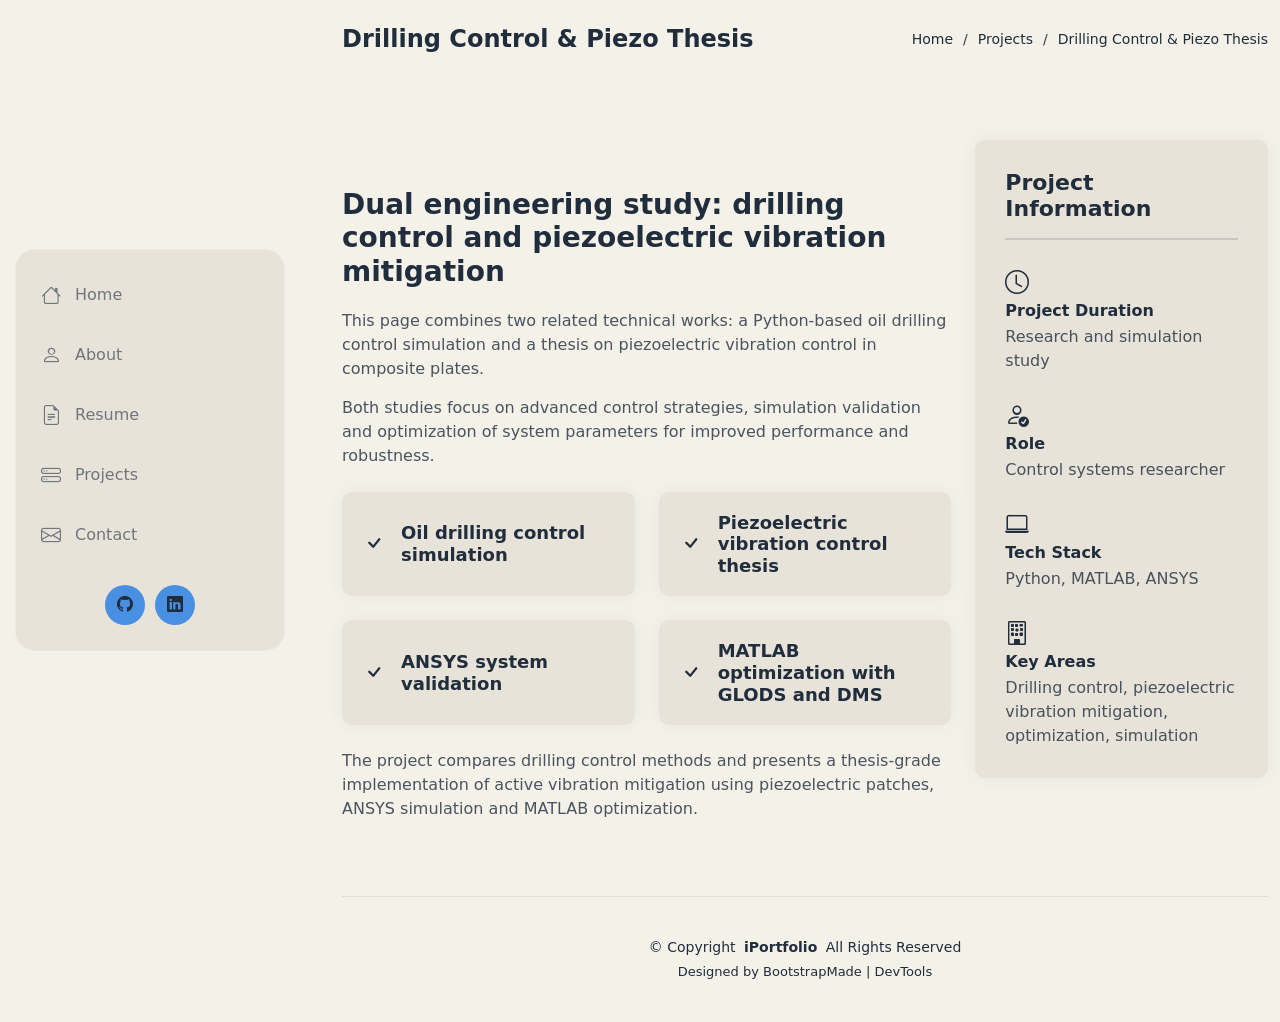
<file: drilling-piezo-control.html>
<!DOCTYPE html>
<html lang="en">

<head>
  <meta charset="utf-8">
  <meta content="width=device-width, initial-scale=1.0" name="viewport">
  <title>Drilling Control &amp; Piezo Thesis</title>
  <meta name="description" content="Technical projects on oil drilling control simulation and piezoelectric vibration control in composite plates, with Python, ANSYS and MATLAB optimization.">
  <meta name="keywords" content="drilling control, piezoelectric, vibration control, ANSYS, MATLAB, optimization, regression, simulation">

  <!-- Favicons -->
  <link href="assets/img/favicon.png" rel="icon">
  <link href="assets/img/apple-touch-icon.png" rel="apple-touch-icon">

  <!-- Fonts -->
  <link href="https://fonts.googleapis.com" rel="preconnect">
  <link href="https://fonts.gstatic.com" rel="preconnect" crossorigin>
  <link href="https://fonts.googleapis.com/css2?family=Roboto:ital,wght@0,100;0,300;0,400;0,500;0,700;0,900;1,100;1,300;1,400;1,500;1,700;1,900&family=Ubuntu:ital,wght@0,300;0,400;0,500;0,700;1,300;1,400;1,500;1,700&family=Nunito:ital,wght@0,200;0,300;0,400;0,500;0,600;0,700;0,800;0,900;1,200;1,300;1,400;1,500;1,600;1,700;1,800;1,900&display=swap" rel="stylesheet">

  <!-- Vendor CSS Files -->
  <link href="assets/vendor/bootstrap/css/bootstrap.min.css" rel="stylesheet">
  <link href="assets/vendor/bootstrap-icons/bootstrap-icons.css" rel="stylesheet">
  <link href="assets/vendor/aos/aos.css" rel="stylesheet">
  <link href="assets/vendor/glightbox/css/glightbox.min.css" rel="stylesheet">
  <link href="assets/vendor/swiper/swiper-bundle.min.css" rel="stylesheet">

  <!-- Main CSS File -->
  <link href="assets/css/main.css" rel="stylesheet">

  <!-- =======================================================
  * Template Name: SnapFolio
  * Template URL: https://bootstrapmade.com/snapfolio-bootstrap-portfolio-template/
  * Updated: Jul 21 2025 with Bootstrap v5.3.7
  * Author: BootstrapMade.com
  * License: https://bootstrapmade.com/license/
  ======================================================== -->
</head>

<body class="service-details-page">

  <header id="header" class="header dark-background d-flex flex-column justify-content-center">
    <i class="header-toggle d-xl-none bi bi-list"></i>

    <div class="header-container d-flex flex-column align-items-start">
      <nav id="navmenu" class="navmenu">
        <ul>
          <li><a href="index.html#hero"><i class="bi bi-house navicon"></i>Home</a></li>
          <li><a href="index.html#about"><i class="bi bi-person navicon"></i> About</a></li>
          <li><a href="index.html#resume"><i class="bi bi-file-earmark-text navicon"></i> Resume</a></li>
          <li><a href="index.html#projects"><i class="bi bi-hdd-stack navicon"></i> Projects</a></li>
          <li><a href="index.html#contact"><i class="bi bi-envelope navicon"></i> Contact</a></li>
        </ul>
      </nav>

      <div class="social-links text-center">
        <a href="https://github.com/pedromaaga" class="github" target="_blank" rel="noopener noreferrer"><i class="bi bi-github"></i></a>
        <a href="https://www.linkedin.com/in/pedro-augusto-magalh%C3%A3es-a64629219/" class="linkedin" target="_blank" rel="noopener noreferrer"><i class="bi bi-linkedin"></i></a>
      </div>

    </div>

  </header>

  <main class="main">

    <!-- Page Title -->
    <div class="page-title dark-background">
      <div class="container d-lg-flex justify-content-between align-items-center">
        <h1 class="mb-2 mb-lg-0">Drilling Control &amp; Piezo Thesis</h1>
        <nav class="breadcrumbs">
          <ol>
            <li><a href="index.html">Home</a></li>
            <li><a href="index.html#projects">Projects</a></li>
            <li class="current">Drilling Control &amp; Piezo Thesis</li>
          </ol>
        </nav>
      </div>
    </div><!-- End Page Title -->

    <!-- Service Details Section -->
    <section id="service-details" class="service-details section">

      <div class="container" data-aos="fade-up" data-aos-delay="100">

        <div class="row gy-4">

          <div class="col-lg-8">
            <div class="content mt-5">
              <h3>Dual engineering study: drilling control and piezoelectric vibration mitigation</h3>
              <p>
                This page combines two related technical works: a Python-based oil drilling control simulation and a thesis on piezoelectric vibration control in composite plates.
              </p>
              <p>
                Both studies focus on advanced control strategies, simulation validation and optimization of system parameters for improved performance and robustness.
              </p>

              <div class="features mt-4">
                <div class="row gy-4">
                  <div class="col-md-6" data-aos="fade-up" data-aos-delay="100">
                    <div class="feature-box d-flex align-items-center">
                      <i class="bi bi-check"></i>
                      <h4>Oil drilling control simulation</h4>
                    </div>
                  </div>
                  <div class="col-md-6" data-aos="fade-up" data-aos-delay="200">
                    <div class="feature-box d-flex align-items-center">
                      <i class="bi bi-check"></i>
                      <h4>Piezoelectric vibration control thesis</h4>
                    </div>
                  </div>
                  <div class="col-md-6" data-aos="fade-up" data-aos-delay="300">
                    <div class="feature-box d-flex align-items-center">
                      <i class="bi bi-check"></i>
                      <h4>ANSYS system validation</h4>
                    </div>
                  </div>
                  <div class="col-md-6" data-aos="fade-up" data-aos-delay="400">
                    <div class="feature-box d-flex align-items-center">
                      <i class="bi bi-check"></i>
                      <h4>MATLAB optimization with GLODS and DMS</h4>
                    </div>
                  </div>
                </div>
              </div>

              <p class="mt-4">
                The project compares drilling control methods and presents a thesis-grade implementation of active vibration mitigation using piezoelectric patches, ANSYS simulation and MATLAB optimization.
              </p>
            </div>
          </div>

          <div class="col-lg-4">
            <div class="service-info">
              <h4>Project Information</h4>
              <div class="info-item">
                <i class="bi bi-clock"></i>
                <h5>Project Duration</h5>
                <p>Research and simulation study</p>
              </div>
              <div class="info-item">
                <i class="bi bi-person-check"></i>
                <h5>Role</h5>
                <p>Control systems researcher</p>
              </div>
              <div class="info-item">
                <i class="bi bi-laptop"></i>
                <h5>Tech Stack</h5>
                <p>Python, MATLAB, ANSYS</p>
              </div>
              <div class="info-item">
                <i class="bi bi-building"></i>
                <h5>Key Areas</h5>
                <p>Drilling control, piezoelectric vibration mitigation, optimization, simulation</p>
              </div>
            </div>

          </div>

        </div>

      </div>

    </section><!-- /Service Details Section -->

  </main>

  <footer id="footer" class="footer position-relative">

    <div class="container">
      <div class="copyright text-center ">
        <p>© <span>Copyright</span> <strong class="px-1 sitename">iPortfolio</strong> <span>All Rights Reserved</span></p>
      </div>
      <div class="credits">
        <!-- All the links in the footer should remain intact. -->
        <!-- You can delete the links only if you've purchased the pro version. -->
        <!-- Licensing information: https://bootstrapmade.com/license/ -->
        <!-- Purchase the pro version with working PHP/AJAX contact form: [buy-url] -->
        Designed by <a href="https://bootstrapmade.com/">BootstrapMade</a> | <a href="https://bootstrapmade.com/tools/">DevTools</a>
      </div>
    </div>

  </footer>

  <!-- Scroll Top -->
  <a href="#" id="scroll-top" class="scroll-top d-flex align-items-center justify-content-center"><i class="bi bi-arrow-up-short"></i></a>

  <!-- Preloader -->
  <div id="preloader"></div>

  <!-- Vendor JS Files -->
  <script src="assets/vendor/bootstrap/js/bootstrap.bundle.min.js"></script>
  <script src="assets/vendor/php-email-form/validate.js"></script>
  <script src="assets/vendor/aos/aos.js"></script>
  <script src="assets/vendor/typed.js/typed.umd.js"></script>
  <script src="assets/vendor/purecounter/purecounter_vanilla.js"></script>
  <script src="assets/vendor/waypoints/noframework.waypoints.js"></script>
  <script src="assets/vendor/isotope-layout/isotope.pkgd.min.js"></script>
  <script src="assets/vendor/imagesloaded/imagesloaded.pkgd.min.js"></script>
  <script src="assets/vendor/glightbox/js/glightbox.min.js"></script>
  <script src="assets/vendor/swiper/swiper-bundle.min.js"></script>

  <!-- Main JS File -->
  <script src="assets/js/main.js"></script>

</body>

</html>
</file>
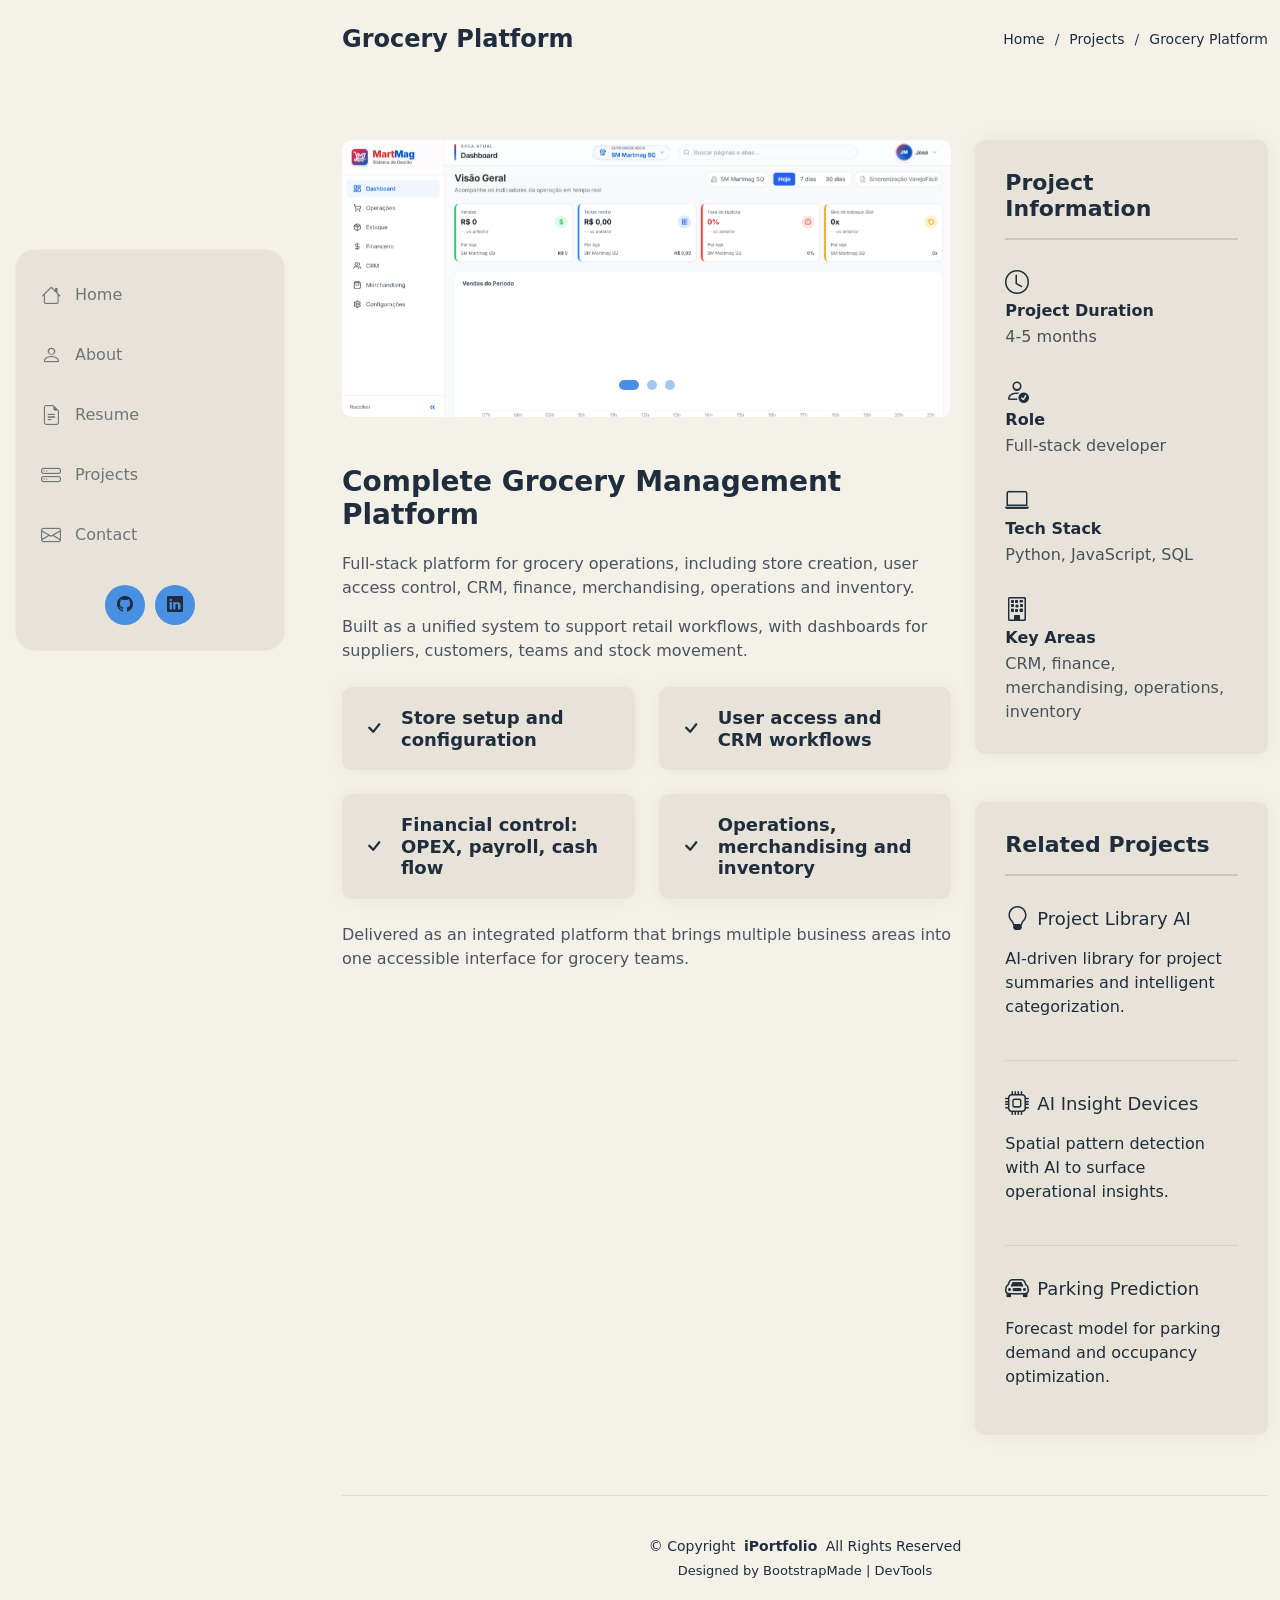
<file: grocery-platform.html>
<!DOCTYPE html>
<html lang="en">

<head>
  <meta charset="utf-8">
  <meta content="width=device-width, initial-scale=1.0" name="viewport">
  <title>Grocery Platform Project</title>
  <meta name="description" content="Detailed overview of the Grocery Platform project, including CRM, finance, merchandising and inventory modules.">
  <meta name="keywords" content="grocery platform, CRM, inventory, finance, retail operations">

  <!-- Favicons -->
  <link href="assets/img/favicon.png" rel="icon">
  <link href="assets/img/apple-touch-icon.png" rel="apple-touch-icon">

  <!-- Fonts -->
  <link href="https://fonts.googleapis.com" rel="preconnect">
  <link href="https://fonts.gstatic.com" rel="preconnect" crossorigin>
  <link href="https://fonts.googleapis.com/css2?family=Roboto:ital,wght@0,100;0,300;0,400;0,500;0,700;0,900;1,100;1,300;1,400;1,500;1,700;1,900&family=Ubuntu:ital,wght@0,300;0,400;0,500;0,700;1,300;1,400;1,500;1,700&family=Nunito:ital,wght@0,200;0,300;0,400;0,500;0,600;0,700;0,800;0,900;1,200;1,300;1,400;1,500;1,600;1,700;1,800;1,900&display=swap" rel="stylesheet">

  <!-- Vendor CSS Files -->
  <link href="assets/vendor/bootstrap/css/bootstrap.min.css" rel="stylesheet">
  <link href="assets/vendor/bootstrap-icons/bootstrap-icons.css" rel="stylesheet">
  <link href="assets/vendor/aos/aos.css" rel="stylesheet">
  <link href="assets/vendor/glightbox/css/glightbox.min.css" rel="stylesheet">
  <link href="assets/vendor/swiper/swiper-bundle.min.css" rel="stylesheet">

  <!-- Main CSS File -->
  <link href="assets/css/main.css" rel="stylesheet">

  <!-- =======================================================
  * Template Name: SnapFolio
  * Template URL: https://bootstrapmade.com/snapfolio-bootstrap-portfolio-template/
  * Updated: Jul 21 2025 with Bootstrap v5.3.7
  * Author: BootstrapMade.com
  * License: https://bootstrapmade.com/license/
  ======================================================== -->
</head>

<body class="service-details-page">

  <header id="header" class="header dark-background d-flex flex-column justify-content-center">
    <i class="header-toggle d-xl-none bi bi-list"></i>

    <div class="header-container d-flex flex-column align-items-start">
      <nav id="navmenu" class="navmenu">
        <ul>
          <li><a href="index.html#hero"><i class="bi bi-house navicon"></i>Home</a></li>
          <li><a href="index.html#about"><i class="bi bi-person navicon"></i> About</a></li>
          <li><a href="index.html#resume"><i class="bi bi-file-earmark-text navicon"></i> Resume</a></li>
          <li><a href="index.html#projects"><i class="bi bi-hdd-stack navicon"></i> Projects</a></li>
          <li><a href="index.html#contact"><i class="bi bi-envelope navicon"></i> Contact</a></li>
        </ul>
      </nav>

      <div class="social-links text-center">
        <a href="https://github.com/pedromaaga" class="github" target="_blank" rel="noopener noreferrer"><i class="bi bi-github"></i></a>
        <a href="https://www.linkedin.com/in/pedro-augusto-magalh%C3%A3es-a64629219/" class="linkedin" target="_blank" rel="noopener noreferrer"><i class="bi bi-linkedin"></i></a>
      </div>

    </div>

  </header>

  <main class="main">

    <!-- Page Title -->
    <div class="page-title dark-background">
      <div class="container d-lg-flex justify-content-between align-items-center">
        <h1 class="mb-2 mb-lg-0">Grocery Platform</h1>
        <nav class="breadcrumbs">
          <ol>
            <li><a href="index.html">Home</a></li>
            <li><a href="index.html#projects">Projects</a></li>
            <li class="current">Grocery Platform</li>
          </ol>
        </nav>
      </div>
    </div><!-- End Page Title -->

    <!-- Service Details Section -->
    <section id="service-details" class="service-details section">

      <div class="container" data-aos="fade-up" data-aos-delay="100">

        <div class="row gy-4">

          <div class="col-lg-8">
            <div class="service-details-slider swiper init-swiper">
              <script type="application/json" class="swiper-config">
                {
                  "loop": true,
                  "speed": 600,
                  "autoplay": {
                    "delay": 5000
                  },
                  "slidesPerView": 1,
                  "pagination": {
                    "el": ".swiper-pagination",
                    "type": "bullets",
                    "clickable": true
                  }
                }
              </script>
              <div class="swiper-wrapper align-items-center">
                <div class="swiper-slide">
                  <img src="assets/img/services/grocery_plataform_1.png" alt="" class="img-fluid" loading="lazy">
                </div>
                <div class="swiper-slide">
                  <img src="assets/img/services/grocery_plataform_2.png" alt="" class="img-fluid" loading="lazy">
                </div>
                <div class="swiper-slide">
                  <img src="assets/img/services/grocery_plataform_3.png" alt="" class="img-fluid" loading="lazy">
                </div>
              </div>
              <div class="swiper-pagination"></div>
            </div>

            <div class="content mt-5">
              <h3>Complete Grocery Management Platform</h3>
              <p>
                Full-stack platform for grocery operations, including store creation, user access control, CRM, finance, merchandising, operations and inventory.
              </p>
              <p>
                Built as a unified system to support retail workflows, with dashboards for suppliers, customers, teams and stock movement.
              </p>

              <div class="features mt-4">
                <div class="row gy-4">
                  <div class="col-md-6" data-aos="fade-up" data-aos-delay="100">
                    <div class="feature-box d-flex align-items-center">
                      <i class="bi bi-check"></i>
                      <h4>Store setup and configuration</h4>
                    </div>
                  </div>
                  <div class="col-md-6" data-aos="fade-up" data-aos-delay="200">
                    <div class="feature-box d-flex align-items-center">
                      <i class="bi bi-check"></i>
                      <h4>User access and CRM workflows</h4>
                    </div>
                  </div>
                  <div class="col-md-6" data-aos="fade-up" data-aos-delay="300">
                    <div class="feature-box d-flex align-items-center">
                      <i class="bi bi-check"></i>
                      <h4>Financial control: OPEX, payroll, cash flow</h4>
                    </div>
                  </div>
                  <div class="col-md-6" data-aos="fade-up" data-aos-delay="400">
                    <div class="feature-box d-flex align-items-center">
                      <i class="bi bi-check"></i>
                      <h4>Operations, merchandising and inventory</h4>
                    </div>
                  </div>
                </div>
              </div>

              <p class="mt-4">
                Delivered as an integrated platform that brings multiple business areas into one accessible interface for grocery teams.
              </p>
            </div>
          </div>

          <div class="col-lg-4">
            <div class="service-info">
              <h4>Project Information</h4>
              <div class="info-item">
                <i class="bi bi-clock"></i>
                <h5>Project Duration</h5>
                <p>4-5 months</p>
              </div>
              <div class="info-item">
                <i class="bi bi-person-check"></i>
                <h5>Role</h5>
                <p>Full-stack developer</p>
              </div>
              <div class="info-item">
                <i class="bi bi-laptop"></i>
                <h5>Tech Stack</h5>
                <p>Python, JavaScript, SQL</p>
              </div>
              <div class="info-item">
                <i class="bi bi-building"></i>
                <h5>Key Areas</h5>
                <p>CRM, finance, merchandising, operations, inventory</p>
              </div>
            </div>

            <div class="related-services mt-5">
              <h4>Related Projects</h4>
              <div class="service-item">
                <div class="service-item-header d-flex align-items-center gap-2">
                  <i class="bi bi-lightbulb"></i>
                  <h5><a href="project-library-AI.html">Project Library AI</a></h5>
                </div>
                <p>AI-driven library for project summaries and intelligent categorization.</p>
              </div>
              <div class="service-item">
                <div class="service-item-header d-flex align-items-center gap-2">
                  <i class="bi bi-cpu"></i>
                  <h5><a href="AI-insights-device.html">AI Insight Devices</a></h5>
                </div>
                <p>Spatial pattern detection with AI to surface operational insights.</p>
              </div>
              <div class="service-item">
                <div class="service-item-header d-flex align-items-center gap-2">
                  <i class="bi bi-car-front"></i>
                  <h5><a href="parking-prediction.html">Parking Prediction</a></h5>
                </div>
                <p>Forecast model for parking demand and occupancy optimization.</p>
              </div>
            </div>
          </div>

        </div>

      </div>

    </section><!-- /Service Details Section -->

  </main>

  <footer id="footer" class="footer position-relative">

    <div class="container">
      <div class="copyright text-center ">
        <p>© <span>Copyright</span> <strong class="px-1 sitename">iPortfolio</strong> <span>All Rights Reserved</span></p>
      </div>
      <div class="credits">
        <!-- All the links in the footer should remain intact. -->
        <!-- You can delete the links only if you've purchased the pro version. -->
        <!-- Licensing information: https://bootstrapmade.com/license/ -->
        <!-- Purchase the pro version with working PHP/AJAX contact form: [buy-url] -->
        Designed by <a href="https://bootstrapmade.com/">BootstrapMade</a> | <a href="https://bootstrapmade.com/tools/">DevTools</a>
      </div>
    </div>

  </footer>

  <!-- Scroll Top -->
  <a href="#" id="scroll-top" class="scroll-top d-flex align-items-center justify-content-center"><i class="bi bi-arrow-up-short"></i></a>

  <!-- Preloader -->
  <div id="preloader"></div>

  <!-- Vendor JS Files -->
  <script src="assets/vendor/bootstrap/js/bootstrap.bundle.min.js"></script>
  <script src="assets/vendor/php-email-form/validate.js"></script>
  <script src="assets/vendor/aos/aos.js"></script>
  <script src="assets/vendor/typed.js/typed.umd.js"></script>
  <script src="assets/vendor/purecounter/purecounter_vanilla.js"></script>
  <script src="assets/vendor/waypoints/noframework.waypoints.js"></script>
  <script src="assets/vendor/isotope-layout/isotope.pkgd.min.js"></script>
  <script src="assets/vendor/imagesloaded/imagesloaded.pkgd.min.js"></script>
  <script src="assets/vendor/glightbox/js/glightbox.min.js"></script>
  <script src="assets/vendor/swiper/swiper-bundle.min.js"></script>

  <!-- Main JS File -->
  <script src="assets/js/main.js"></script>

</body>

</html>
</file>
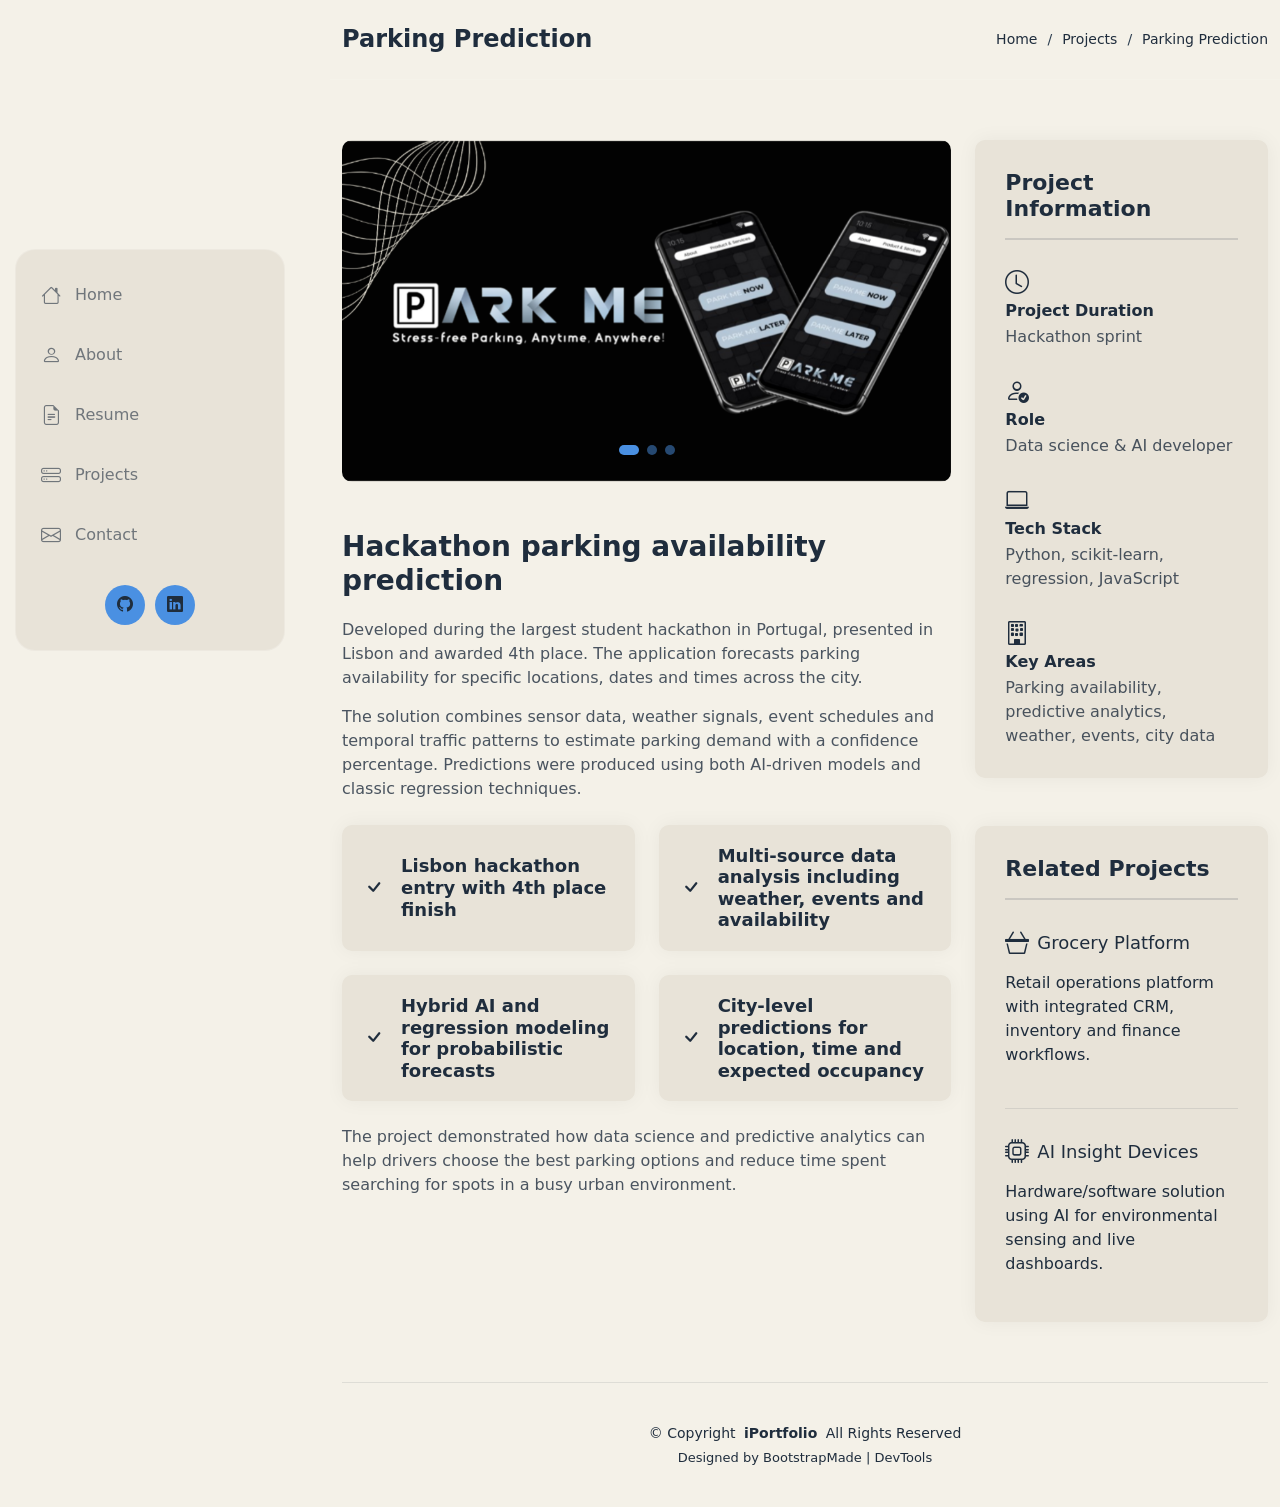
<file: parking-prediction.html>
<!DOCTYPE html>
<html lang="en">

<head>
  <meta charset="utf-8">
  <meta content="width=device-width, initial-scale=1.0" name="viewport">
  <title>Parking Prediction Project</title>
  <meta name="description" content="Hackathon project for predicting parking availability with AI and regression models based on weather, events, time, and city metrics.">
  <meta name="keywords" content="parking prediction, hackathon, AI, regression, Lisbon, parking availability, data analysis">

  <!-- Favicons -->
  <link href="assets/img/favicon.png" rel="icon">
  <link href="assets/img/apple-touch-icon.png" rel="apple-touch-icon">

  <!-- Fonts -->
  <link href="https://fonts.googleapis.com" rel="preconnect">
  <link href="https://fonts.gstatic.com" rel="preconnect" crossorigin>
  <link href="https://fonts.googleapis.com/css2?family=Roboto:ital,wght@0,100;0,300;0,400;0,500;0,700;0,900;1,100;1,300;1,400;1,500;1,700;1,900&family=Ubuntu:ital,wght@0,300;0,400;0,500;0,700;1,300;1,400;1,500;1,700&family=Nunito:ital,wght@0,200;0,300;0,400;0,500;0,600;0,700;0,800;0,900;1,200;1,300;1,400;1,500;1,600;1,700;1,800;1,900&display=swap" rel="stylesheet">

  <!-- Vendor CSS Files -->
  <link href="assets/vendor/bootstrap/css/bootstrap.min.css" rel="stylesheet">
  <link href="assets/vendor/bootstrap-icons/bootstrap-icons.css" rel="stylesheet">
  <link href="assets/vendor/aos/aos.css" rel="stylesheet">
  <link href="assets/vendor/glightbox/css/glightbox.min.css" rel="stylesheet">
  <link href="assets/vendor/swiper/swiper-bundle.min.css" rel="stylesheet">

  <!-- Main CSS File -->
  <link href="assets/css/main.css" rel="stylesheet">

  <!-- =======================================================
  * Template Name: SnapFolio
  * Template URL: https://bootstrapmade.com/snapfolio-bootstrap-portfolio-template/
  * Updated: Jul 21 2025 with Bootstrap v5.3.7
  * Author: BootstrapMade.com
  * License: https://bootstrapmade.com/license/
  ======================================================== -->
</head>

<body class="service-details-page">

  <header id="header" class="header dark-background d-flex flex-column justify-content-center">
    <i class="header-toggle d-xl-none bi bi-list"></i>

    <div class="header-container d-flex flex-column align-items-start">
      <nav id="navmenu" class="navmenu">
        <ul>
          <li><a href="index.html#hero"><i class="bi bi-house navicon"></i>Home</a></li>
          <li><a href="index.html#about"><i class="bi bi-person navicon"></i> About</a></li>
          <li><a href="index.html#resume"><i class="bi bi-file-earmark-text navicon"></i> Resume</a></li>
          <li><a href="index.html#projects"><i class="bi bi-hdd-stack navicon"></i> Projects</a></li>
          <li><a href="index.html#contact"><i class="bi bi-envelope navicon"></i> Contact</a></li>
        </ul>
      </nav>

      <div class="social-links text-center">
        <a href="https://github.com/pedromaaga" class="github" target="_blank" rel="noopener noreferrer"><i class="bi bi-github"></i></a>
        <a href="https://www.linkedin.com/in/pedro-augusto-magalh%C3%A3es-a64629219/" class="linkedin" target="_blank" rel="noopener noreferrer"><i class="bi bi-linkedin"></i></a>
      </div>

    </div>

  </header>

  <main class="main">

    <!-- Page Title -->
    <div class="page-title dark-background">
      <div class="container d-lg-flex justify-content-between align-items-center">
        <h1 class="mb-2 mb-lg-0">Parking Prediction</h1>
        <nav class="breadcrumbs">
          <ol>
            <li><a href="index.html">Home</a></li>
            <li><a href="index.html#projects">Projects</a></li>
            <li class="current">Parking Prediction</li>
          </ol>
        </nav>
      </div>
    </div><!-- End Page Title -->

    <!-- Service Details Section -->
    <section id="service-details" class="service-details section">

      <div class="container" data-aos="fade-up" data-aos-delay="100">

        <div class="row gy-4">

          <div class="col-lg-8">
            <div class="service-details-slider swiper init-swiper">
              <script type="application/json" class="swiper-config">
                {
                  "loop": true,
                  "speed": 600,
                  "autoplay": {
                    "delay": 5000
                  },
                  "slidesPerView": 1,
                  "pagination": {
                    "el": ".swiper-pagination",
                    "type": "bullets",
                    "clickable": true
                  }
                }
              </script>
              <div class="swiper-wrapper align-items-center">
                <div class="swiper-slide">
                  <img src="assets/img/services/parking_prediction_1.png" alt="Parking Prediction dashboard" class="img-fluid" loading="lazy">
                </div>
                <div class="swiper-slide">
                  <img src="assets/img/services/parking_prediction_2.png" alt="Availability forecast map" class="img-fluid" loading="lazy">
                </div>
                <div class="swiper-slide">
                  <img src="assets/img/services/parking_prediction_3.png" alt="Model performance charts" class="img-fluid" loading="lazy">
                </div>
              </div>
              <div class="swiper-pagination"></div>
            </div>

            <div class="content mt-5">
              <h3>Hackathon parking availability prediction</h3>
              <p>
                Developed during the largest student hackathon in Portugal, presented in Lisbon and awarded 4th place. The application forecasts parking availability for specific locations, dates and times across the city.
              </p>
              <p>
                The solution combines sensor data, weather signals, event schedules and temporal traffic patterns to estimate parking demand with a confidence percentage. Predictions were produced using both AI-driven models and classic regression techniques.
              </p>

              <div class="features mt-4">
                <div class="row gy-4">
                  <div class="col-md-6" data-aos="fade-up" data-aos-delay="100">
                    <div class="feature-box d-flex align-items-center">
                      <i class="bi bi-check"></i>
                      <h4>Lisbon hackathon entry with 4th place finish</h4>
                    </div>
                  </div>
                  <div class="col-md-6" data-aos="fade-up" data-aos-delay="200">
                    <div class="feature-box d-flex align-items-center">
                      <i class="bi bi-check"></i>
                      <h4>Multi-source data analysis including weather, events and availability</h4>
                    </div>
                  </div>
                  <div class="col-md-6" data-aos="fade-up" data-aos-delay="300">
                    <div class="feature-box d-flex align-items-center">
                      <i class="bi bi-check"></i>
                      <h4>Hybrid AI and regression modeling for probabilistic forecasts</h4>
                    </div>
                  </div>
                  <div class="col-md-6" data-aos="fade-up" data-aos-delay="400">
                    <div class="feature-box d-flex align-items-center">
                      <i class="bi bi-check"></i>
                      <h4>City-level predictions for location, time and expected occupancy</h4>
                    </div>
                  </div>
                </div>
              </div>

              <p class="mt-4">
                The project demonstrated how data science and predictive analytics can help drivers choose the best parking options and reduce time spent searching for spots in a busy urban environment.
              </p>
            </div>
          </div>

          <div class="col-lg-4">
            <div class="service-info">
              <h4>Project Information</h4>
              <div class="info-item">
                <i class="bi bi-clock"></i>
                <h5>Project Duration</h5>
                <p>Hackathon sprint</p>
              </div>
              <div class="info-item">
                <i class="bi bi-person-check"></i>
                <h5>Role</h5>
                <p>Data science & AI developer</p>
              </div>
              <div class="info-item">
                <i class="bi bi-laptop"></i>
                <h5>Tech Stack</h5>
                <p>Python, scikit-learn, regression, JavaScript</p>
              </div>
              <div class="info-item">
                <i class="bi bi-building"></i>
                <h5>Key Areas</h5>
                <p>Parking availability, predictive analytics, weather, events, city data</p>
              </div>
            </div>

            <div class="related-services mt-5">
              <h4>Related Projects</h4>
              <div class="service-item">
                <div class="service-item-header d-flex align-items-center gap-2">
                  <i class="bi bi-basket3"></i>
                  <h5><a href="grocery-platform.html">Grocery Platform</a></h5>
                </div>
                <p>Retail operations platform with integrated CRM, inventory and finance workflows.</p>
              </div>
              <div class="service-item">
                <div class="service-item-header d-flex align-items-center gap-2">
                  <i class="bi bi-cpu"></i>
                  <h5><a href="AI-insights-device.html">AI Insight Devices</a></h5>
                </div>
                <p>Hardware/software solution using AI for environmental sensing and live dashboards.</p>
              </div>
            </div>
          </div>

        </div>

      </div>

    </section><!-- /Service Details Section -->

  </main>

  <footer id="footer" class="footer position-relative">

    <div class="container">
      <div class="copyright text-center ">
        <p>© <span>Copyright</span> <strong class="px-1 sitename">iPortfolio</strong> <span>All Rights Reserved</span></p>
      </div>
      <div class="credits">
        <!-- All the links in the footer should remain intact. -->
        <!-- You can delete the links only if you've purchased the pro version. -->
        <!-- Licensing information: https://bootstrapmade.com/license/ -->
        <!-- Purchase the pro version with working PHP/AJAX contact form: [buy-url] -->
        Designed by <a href="https://bootstrapmade.com/">BootstrapMade</a> | <a href="https://bootstrapmade.com/tools/">DevTools</a>
      </div>
    </div>

  </footer>

  <!-- Scroll Top -->
  <a href="#" id="scroll-top" class="scroll-top d-flex align-items-center justify-content-center"><i class="bi bi-arrow-up-short"></i></a>

  <!-- Preloader -->
  <div id="preloader"></div>

  <!-- Vendor JS Files -->
  <script src="assets/vendor/bootstrap/js/bootstrap.bundle.min.js"></script>
  <script src="assets/vendor/php-email-form/validate.js"></script>
  <script src="assets/vendor/aos/aos.js"></script>
  <script src="assets/vendor/typed.js/typed.umd.js"></script>
  <script src="assets/vendor/purecounter/purecounter_vanilla.js"></script>
  <script src="assets/vendor/waypoints/noframework.waypoints.js"></script>
  <script src="assets/vendor/isotope-layout/isotope.pkgd.min.js"></script>
  <script src="assets/vendor/imagesloaded/imagesloaded.pkgd.min.js"></script>
  <script src="assets/vendor/glightbox/js/glightbox.min.js"></script>
  <script src="assets/vendor/swiper/swiper-bundle.min.js"></script>

  <!-- Main JS File -->
  <script src="assets/js/main.js"></script>

</body>

</html>
</file>
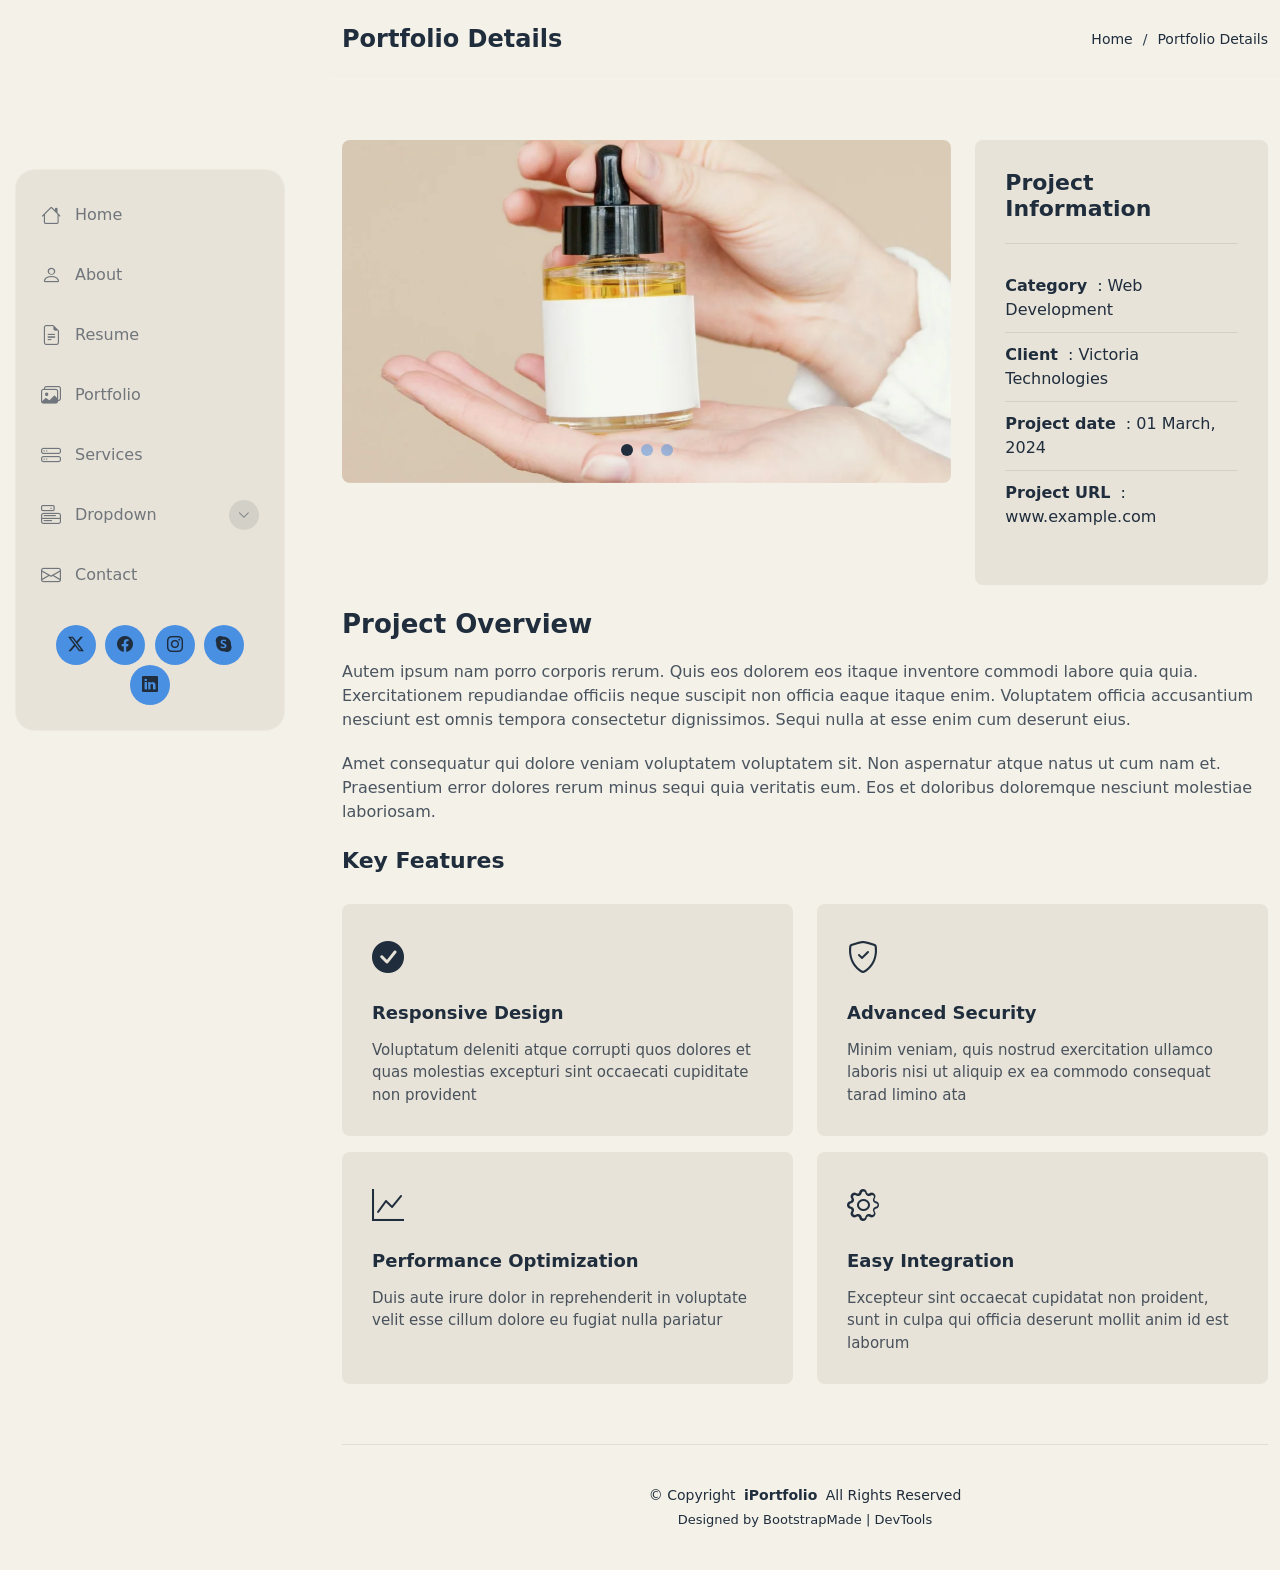
<file: portfolio-details.html>
<!DOCTYPE html>
<html lang="en">

<head>
  <meta charset="utf-8">
  <meta content="width=device-width, initial-scale=1.0" name="viewport">
  <title>Portfolio Details - SnapFolio Bootstrap Template</title>
  <meta name="description" content="">
  <meta name="keywords" content="">

  <!-- Favicons -->
  <link href="assets/img/favicon.png" rel="icon">
  <link href="assets/img/apple-touch-icon.png" rel="apple-touch-icon">

  <!-- Fonts -->
  <link href="https://fonts.googleapis.com" rel="preconnect">
  <link href="https://fonts.gstatic.com" rel="preconnect" crossorigin>
  <link href="https://fonts.googleapis.com/css2?family=Roboto:ital,wght@0,100;0,300;0,400;0,500;0,700;0,900;1,100;1,300;1,400;1,500;1,700;1,900&family=Ubuntu:ital,wght@0,300;0,400;0,500;0,700;1,300;1,400;1,500;1,700&family=Nunito:ital,wght@0,200;0,300;0,400;0,500;0,600;0,700;0,800;0,900;1,200;1,300;1,400;1,500;1,600;1,700;1,800;1,900&display=swap" rel="stylesheet">

  <!-- Vendor CSS Files -->
  <link href="assets/vendor/bootstrap/css/bootstrap.min.css" rel="stylesheet">
  <link href="assets/vendor/bootstrap-icons/bootstrap-icons.css" rel="stylesheet">
  <link href="assets/vendor/aos/aos.css" rel="stylesheet">
  <link href="assets/vendor/glightbox/css/glightbox.min.css" rel="stylesheet">
  <link href="assets/vendor/swiper/swiper-bundle.min.css" rel="stylesheet">

  <!-- Main CSS File -->
  <link href="assets/css/main.css" rel="stylesheet">

  <!-- =======================================================
  * Template Name: SnapFolio
  * Template URL: https://bootstrapmade.com/snapfolio-bootstrap-portfolio-template/
  * Updated: Jul 21 2025 with Bootstrap v5.3.7
  * Author: BootstrapMade.com
  * License: https://bootstrapmade.com/license/
  ======================================================== -->
</head>

<body class="portfolio-details-page">

  <header id="header" class="header dark-background d-flex flex-column justify-content-center">
    <i class="header-toggle d-xl-none bi bi-list"></i>

    <div class="header-container d-flex flex-column align-items-start">
      <nav id="navmenu" class="navmenu">
        <ul>
          <li><a href="#hero"><i class="bi bi-house navicon"></i>Home</a></li>
          <li><a href="#about"><i class="bi bi-person navicon"></i> About</a></li>
          <li><a href="#resume"><i class="bi bi-file-earmark-text navicon"></i> Resume</a></li>
          <li><a href="#portfolio"><i class="bi bi-images navicon"></i> Portfolio</a></li>
          <li><a href="#services"><i class="bi bi-hdd-stack navicon"></i> Services</a></li>
          <li class="dropdown"><a href="#"><i class="bi bi-menu-button navicon"></i> <span>Dropdown</span> <i class="bi bi-chevron-down toggle-dropdown"></i></a>
            <ul>
              <li><a href="#">Dropdown 1</a></li>
              <li class="dropdown"><a href="#"><span>Deep Dropdown</span> <i class="bi bi-chevron-down toggle-dropdown"></i></a>
                <ul>
                  <li><a href="#">Deep Dropdown 1</a></li>
                  <li><a href="#">Deep Dropdown 2</a></li>
                  <li><a href="#">Deep Dropdown 3</a></li>
                  <li><a href="#">Deep Dropdown 4</a></li>
                  <li><a href="#">Deep Dropdown 5</a></li>
                </ul>
              </li>
              <li><a href="#">Dropdown 2</a></li>
              <li><a href="#">Dropdown 3</a></li>
              <li><a href="#">Dropdown 4</a></li>
            </ul>
          </li>
          <li><a href="#contact"><i class="bi bi-envelope navicon"></i> Contact</a></li>
        </ul>
      </nav>

      <div class="social-links text-center">
        <a href="#" class="twitter"><i class="bi bi-twitter-x"></i></a>
        <a href="#" class="facebook"><i class="bi bi-facebook"></i></a>
        <a href="#" class="instagram"><i class="bi bi-instagram"></i></a>
        <a href="#" class="google-plus"><i class="bi bi-skype"></i></a>
        <a href="#" class="linkedin"><i class="bi bi-linkedin"></i></a>
      </div>

    </div>

  </header>

  <main class="main">

    <!-- Page Title -->
    <div class="page-title dark-background">
      <div class="container d-lg-flex justify-content-between align-items-center">
        <h1 class="mb-2 mb-lg-0">Portfolio Details</h1>
        <nav class="breadcrumbs">
          <ol>
            <li><a href="index.html">Home</a></li>
            <li class="current">Portfolio Details</li>
          </ol>
        </nav>
      </div>
    </div><!-- End Page Title -->

    <!-- Portfolio Details Section -->
    <section id="portfolio-details" class="portfolio-details section">

      <div class="container" data-aos="fade-up" data-aos-delay="100">

        <div class="row gy-4">

          <div class="col-lg-8">
            <div class="portfolio-details-slider swiper init-swiper">

              <script type="application/json" class="swiper-config">
                {
                  "loop": true,
                  "speed": 600,
                  "autoplay": {
                    "delay": 5000
                  },
                  "slidesPerView": "auto",
                  "pagination": {
                    "el": ".swiper-pagination",
                    "type": "bullets",
                    "clickable": true
                  }
                }
              </script>

              <div class="swiper-wrapper align-items-center">

                <div class="swiper-slide">
                  <img src="assets/img/portfolio/portfolio-1.webp" alt="Portfolio Image" class="img-fluid" loading="lazy">
                </div>

                <div class="swiper-slide">
                  <img src="assets/img/portfolio/portfolio-10.webp" alt="Portfolio Image" class="img-fluid" loading="lazy">
                </div>

                <div class="swiper-slide">
                  <img src="assets/img/portfolio/portfolio-7.webp" alt="Portfolio Image" class="img-fluid" loading="lazy">
                </div>

              </div>
              <div class="swiper-pagination"></div>
            </div>
          </div>

          <div class="col-lg-4">
            <div class="portfolio-info" data-aos="fade-left" data-aos-delay="200">
              <h3>Project Information</h3>
              <ul>
                <li><strong>Category</strong>: Web Development</li>
                <li><strong>Client</strong>: Victoria Technologies</li>
                <li><strong>Project date</strong>: 01 March, 2024</li>
                <li><strong>Project URL</strong>: <a href="#" target="_blank">www.example.com</a></li>
              </ul>
            </div>
          </div>

          <div class="col-lg-12">
            <div class="portfolio-description" data-aos="fade-up" data-aos-delay="300">
              <h2>Project Overview</h2>
              <p>
                Autem ipsum nam porro corporis rerum. Quis eos dolorem eos itaque inventore commodi labore quia quia. Exercitationem repudiandae officiis neque suscipit non officia eaque itaque enim. Voluptatem officia accusantium nesciunt est omnis tempora consectetur dignissimos. Sequi nulla at esse enim cum deserunt eius.
              </p>
              <p>
                Amet consequatur qui dolore veniam voluptatem voluptatem sit. Non aspernatur atque natus ut cum nam et. Praesentium error dolores rerum minus sequi quia veritatis eum. Eos et doloribus doloremque nesciunt molestiae laboriosam.
              </p>

              <div class="features mt-4">
                <h3>Key Features</h3>
                <div class="row gy-3">
                  <div class="col-md-6">
                    <div class="feature-item" data-aos="fade-up" data-aos-delay="400">
                      <i class="bi bi-check-circle-fill"></i>
                      <h4>Responsive Design</h4>
                      <p>Voluptatum deleniti atque corrupti quos dolores et quas molestias excepturi sint occaecati cupiditate non provident</p>
                    </div>
                  </div>

                  <div class="col-md-6">
                    <div class="feature-item" data-aos="fade-up" data-aos-delay="500">
                      <i class="bi bi-shield-check"></i>
                      <h4>Advanced Security</h4>
                      <p>Minim veniam, quis nostrud exercitation ullamco laboris nisi ut aliquip ex ea commodo consequat tarad limino ata</p>
                    </div>
                  </div>

                  <div class="col-md-6">
                    <div class="feature-item" data-aos="fade-up" data-aos-delay="600">
                      <i class="bi bi-graph-up"></i>
                      <h4>Performance Optimization</h4>
                      <p>Duis aute irure dolor in reprehenderit in voluptate velit esse cillum dolore eu fugiat nulla pariatur</p>
                    </div>
                  </div>

                  <div class="col-md-6">
                    <div class="feature-item" data-aos="fade-up" data-aos-delay="700">
                      <i class="bi bi-gear"></i>
                      <h4>Easy Integration</h4>
                      <p>Excepteur sint occaecat cupidatat non proident, sunt in culpa qui officia deserunt mollit anim id est laborum</p>
                    </div>
                  </div>
                </div>
              </div>
            </div>
          </div>

        </div>

      </div>

    </section><!-- /Portfolio Details Section -->

  </main>

  <footer id="footer" class="footer position-relative">

    <div class="container">
      <div class="copyright text-center ">
        <p>© <span>Copyright</span> <strong class="px-1 sitename">iPortfolio</strong> <span>All Rights Reserved</span></p>
      </div>
      <div class="credits">
        <!-- All the links in the footer should remain intact. -->
        <!-- You can delete the links only if you've purchased the pro version. -->
        <!-- Licensing information: https://bootstrapmade.com/license/ -->
        <!-- Purchase the pro version with working PHP/AJAX contact form: [buy-url] -->
        Designed by <a href="https://bootstrapmade.com/">BootstrapMade</a> | <a href="https://bootstrapmade.com/tools/">DevTools</a>
      </div>
    </div>

  </footer>

  <!-- Scroll Top -->
  <a href="#" id="scroll-top" class="scroll-top d-flex align-items-center justify-content-center"><i class="bi bi-arrow-up-short"></i></a>

  <!-- Preloader -->
  <div id="preloader"></div>

  <!-- Vendor JS Files -->
  <script src="assets/vendor/bootstrap/js/bootstrap.bundle.min.js"></script>
  <script src="assets/vendor/php-email-form/validate.js"></script>
  <script src="assets/vendor/aos/aos.js"></script>
  <script src="assets/vendor/typed.js/typed.umd.js"></script>
  <script src="assets/vendor/purecounter/purecounter_vanilla.js"></script>
  <script src="assets/vendor/waypoints/noframework.waypoints.js"></script>
  <script src="assets/vendor/isotope-layout/isotope.pkgd.min.js"></script>
  <script src="assets/vendor/imagesloaded/imagesloaded.pkgd.min.js"></script>
  <script src="assets/vendor/glightbox/js/glightbox.min.js"></script>
  <script src="assets/vendor/swiper/swiper-bundle.min.js"></script>

  <!-- Main JS File -->
  <script src="assets/js/main.js"></script>

</body>

</html>
</file>
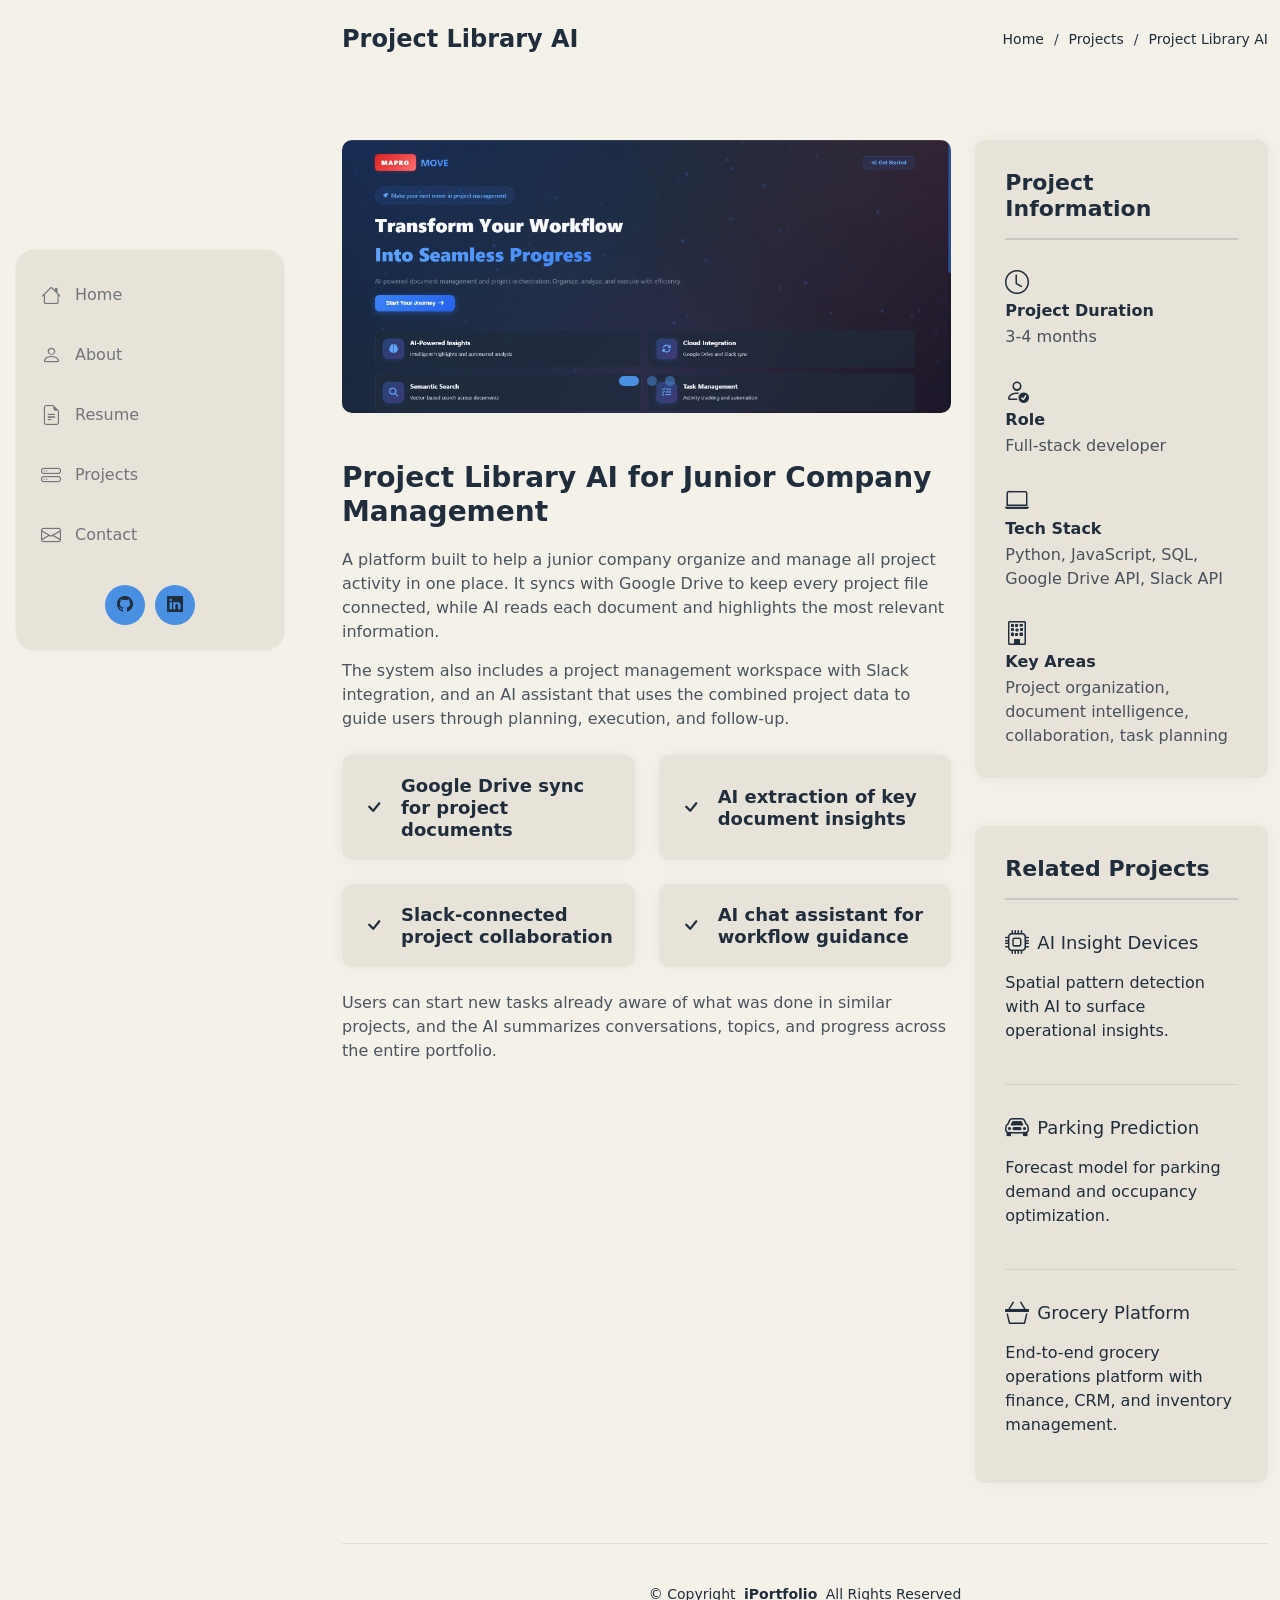
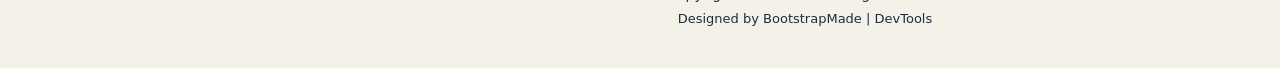
<file: project-library-AI.html>
<!DOCTYPE html>
<html lang="en">

<head>
  <meta charset="utf-8">
  <meta content="width=device-width, initial-scale=1.0" name="viewport">
  <title>Project Library AI</title>
  <meta name="description" content="Project Library AI is a management platform for a junior company that syncs project files from Google Drive, identifies key document insights, and provides Slack-connected AI guidance.">
  <meta name="keywords" content="project library AI, project management, Google Drive sync, Slack integration, junior company, document intelligence">

  <!-- Favicons -->
  <link href="assets/img/favicon.png" rel="icon">
  <link href="assets/img/apple-touch-icon.png" rel="apple-touch-icon">

  <!-- Fonts -->
  <link href="https://fonts.googleapis.com" rel="preconnect">
  <link href="https://fonts.gstatic.com" rel="preconnect" crossorigin>
  <link href="https://fonts.googleapis.com/css2?family=Roboto:ital,wght@0,100;0,300;0,400;0,500;0,700;0,900;1,100;1,300;1,400;1,500;1,700;1,900&family=Ubuntu:ital,wght@0,300;0,400;0,500;0,700;1,300;1,400;1,500;1,700&family=Nunito:ital,wght@0,200;0,300;0,400;0,500;0,600;0,700;0,800;0,900;1,200;1,300;1,400;1,500;1,600;1,700;1,800;1,900&display=swap" rel="stylesheet">

  <!-- Vendor CSS Files -->
  <link href="assets/vendor/bootstrap/css/bootstrap.min.css" rel="stylesheet">
  <link href="assets/vendor/bootstrap-icons/bootstrap-icons.css" rel="stylesheet">
  <link href="assets/vendor/aos/aos.css" rel="stylesheet">
  <link href="assets/vendor/glightbox/css/glightbox.min.css" rel="stylesheet">
  <link href="assets/vendor/swiper/swiper-bundle.min.css" rel="stylesheet">

  <!-- Main CSS File -->
  <link href="assets/css/main.css" rel="stylesheet">

  <!-- =======================================================
  * Template Name: SnapFolio
  * Template URL: https://bootstrapmade.com/snapfolio-bootstrap-portfolio-template/
  * Updated: Jul 21 2025 with Bootstrap v5.3.7
  * Author: BootstrapMade.com
  * License: https://bootstrapmade.com/license/
  ======================================================== -->
</head>

<body class="service-details-page">

  <header id="header" class="header dark-background d-flex flex-column justify-content-center">
    <i class="header-toggle d-xl-none bi bi-list"></i>

    <div class="header-container d-flex flex-column align-items-start">
      <nav id="navmenu" class="navmenu">
        <ul>
          <li><a href="index.html#hero"><i class="bi bi-house navicon"></i>Home</a></li>
          <li><a href="index.html#about"><i class="bi bi-person navicon"></i> About</a></li>
          <li><a href="index.html#resume"><i class="bi bi-file-earmark-text navicon"></i> Resume</a></li>
          <li><a href="index.html#projects"><i class="bi bi-hdd-stack navicon"></i> Projects</a></li>
          <li><a href="index.html#contact"><i class="bi bi-envelope navicon"></i> Contact</a></li>
        </ul>
      </nav>

      <div class="social-links text-center">
        <a href="https://github.com/pedromaaga" class="github" target="_blank" rel="noopener noreferrer"><i class="bi bi-github"></i></a>
        <a href="https://www.linkedin.com/in/pedro-augusto-magalh%C3%A3es-a64629219/" class="linkedin" target="_blank" rel="noopener noreferrer"><i class="bi bi-linkedin"></i></a>
      </div>

    </div>

  </header>

  <main class="main">

    <!-- Page Title -->
    <div class="page-title dark-background">
      <div class="container d-lg-flex justify-content-between align-items-center">
        <h1 class="mb-2 mb-lg-0">Project Library AI</h1>
        <nav class="breadcrumbs">
          <ol>
            <li><a href="index.html">Home</a></li>
            <li><a href="index.html#projects">Projects</a></li>
            <li class="current">Project Library AI</li>          </ol>        </nav>
      </div>
    </div><!-- End Page Title -->

    <!-- Service Details Section -->
    <section id="service-details" class="service-details section">

      <div class="container" data-aos="fade-up" data-aos-delay="100">

        <div class="row gy-4">

          <div class="col-lg-8">
            <div class="service-details-slider swiper init-swiper">
              <script type="application/json" class="swiper-config">
                {
                  "loop": true,
                  "speed": 600,
                  "autoplay": {
                    "delay": 5000
                  },
                  "slidesPerView": 1,
                  "pagination": {
                    "el": ".swiper-pagination",
                    "type": "bullets",
                    "clickable": true
                  }
                }
              </script>
              <div class="swiper-wrapper align-items-center">
                  <div class="swiper-slide">
                  <img src="assets/img/services/project_library_1.png" alt="Project Library AI screenshot" class="img-fluid" loading="lazy">
                </div>
                <div class="swiper-slide">
                  <img src="assets/img/services/project_library_2.png" alt="Project Library AI dashboard" class="img-fluid" loading="lazy">
                </div>
                <div class="swiper-slide">
                  <img src="assets/img/services/project_library_3.png" alt="Project Library AI workflow" class="img-fluid" loading="lazy">
                </div>
              </div>
              <div class="swiper-pagination"></div>
            </div>

            <div class="content mt-5">
              <h3>Project Library AI for Junior Company Management</h3>
              <p>
                A platform built to help a junior company organize and manage all project activity in one place. It syncs with Google Drive to keep every project file connected, while AI reads each document and highlights the most relevant information.
              </p>
              <p>
                The system also includes a project management workspace with Slack integration, and an AI assistant that uses the combined project data to guide users through planning, execution, and follow-up.
              </p>

              <div class="features mt-4">
                <div class="row gy-4">
                  <div class="col-md-6" data-aos="fade-up" data-aos-delay="100">
                    <div class="feature-box d-flex align-items-center">
                      <i class="bi bi-check"></i>
                      <h4>Google Drive sync for project documents</h4>
                    </div>
                  </div>
                  <div class="col-md-6" data-aos="fade-up" data-aos-delay="200">
                    <div class="feature-box d-flex align-items-center">
                      <i class="bi bi-check"></i>
                      <h4>AI extraction of key document insights</h4>
                    </div>
                  </div>
                  <div class="col-md-6" data-aos="fade-up" data-aos-delay="300">
                    <div class="feature-box d-flex align-items-center">
                      <i class="bi bi-check"></i>
                      <h4>Slack-connected project collaboration</h4>
                    </div>
                  </div>
                  <div class="col-md-6" data-aos="fade-up" data-aos-delay="400">
                    <div class="feature-box d-flex align-items-center">
                      <i class="bi bi-check"></i>
                      <h4>AI chat assistant for workflow guidance</h4>
                    </div>
                  </div>
                </div>
              </div>

              <p class="mt-4">
                Users can start new tasks already aware of what was done in similar projects, and the AI summarizes conversations, topics, and progress across the entire portfolio.
              </p>
            </div>
          </div>

          <div class="col-lg-4">
            <div class="service-info">
              <h4>Project Information</h4>
              <div class="info-item">
                <i class="bi bi-clock"></i>
                <h5>Project Duration</h5>
                <p>3-4 months</p>
              </div>
              <div class="info-item">
                <i class="bi bi-person-check"></i>
                <h5>Role</h5>
                <p>Full-stack developer</p>
              </div>
              <div class="info-item">
                <i class="bi bi-laptop"></i>
                <h5>Tech Stack</h5>
                <p>Python, JavaScript, SQL, Google Drive API, Slack API</p>
              </div>
              <div class="info-item">
                <i class="bi bi-building"></i>
                <h5>Key Areas</h5>
                <p>Project organization, document intelligence, collaboration, task planning</p>
              </div>
            </div>

            <div class="related-services mt-5">
              <h4>Related Projects</h4>
              <div class="service-item">
                <div class="service-item-header d-flex align-items-center gap-2">
                  <i class="bi bi-cpu"></i>
                  <h5><a href="AI-insights-device.html">AI Insight Devices</a></h5>
                </div>
                <p>Spatial pattern detection with AI to surface operational insights.</p>
              </div>
              <div class="service-item">
                <div class="service-item-header d-flex align-items-center gap-2">
                  <i class="bi bi-car-front"></i>
                  <h5><a href="parking-prediction.html">Parking Prediction</a></h5>
                </div>
                <p>Forecast model for parking demand and occupancy optimization.</p>
              </div>
              <div class="service-item">
                <div class="service-item-header d-flex align-items-center gap-2">
                  <i class="bi bi-basket3"></i>
                  <h5><a href="grocery-platform.html">Grocery Platform</a></h5>
                </div>
                <p>End-to-end grocery operations platform with finance, CRM, and inventory management.</p>
              </div>
            </div>
          </div>

        </div>

      </div>

    </section><!-- /Service Details Section -->

  </main>

  <footer id="footer" class="footer position-relative">

    <div class="container">
      <div class="copyright text-center ">
        <p>© <span>Copyright</span> <strong class="px-1 sitename">iPortfolio</strong> <span>All Rights Reserved</span></p>
      </div>
      <div class="credits">
        <!-- All the links in the footer should remain intact. -->
        <!-- You can delete the links only if you've purchased the pro version. -->
        <!-- Licensing information: https://bootstrapmade.com/license/ -->
        <!-- Purchase the pro version with working PHP/AJAX contact form: [buy-url] -->
        Designed by <a href="https://bootstrapmade.com/">BootstrapMade</a> | <a href="https://bootstrapmade.com/tools/">DevTools</a>
      </div>
    </div>

  </footer>

  <!-- Scroll Top -->
  <a href="#" id="scroll-top" class="scroll-top d-flex align-items-center justify-content-center"><i class="bi bi-arrow-up-short"></i></a>

  <!-- Preloader -->
  <div id="preloader"></div>

  <!-- Vendor JS Files -->
  <script src="assets/vendor/bootstrap/js/bootstrap.bundle.min.js"></script>
  <script src="assets/vendor/php-email-form/validate.js"></script>
  <script src="assets/vendor/aos/aos.js"></script>
  <script src="assets/vendor/typed.js/typed.umd.js"></script>
  <script src="assets/vendor/purecounter/purecounter_vanilla.js"></script>
  <script src="assets/vendor/waypoints/noframework.waypoints.js"></script>
  <script src="assets/vendor/isotope-layout/isotope.pkgd.min.js"></script>
  <script src="assets/vendor/imagesloaded/imagesloaded.pkgd.min.js"></script>
  <script src="assets/vendor/glightbox/js/glightbox.min.js"></script>
  <script src="assets/vendor/swiper/swiper-bundle.min.js"></script>

  <!-- Main JS File -->
  <script src="assets/js/main.js"></script>

</body>

</html>
</file>
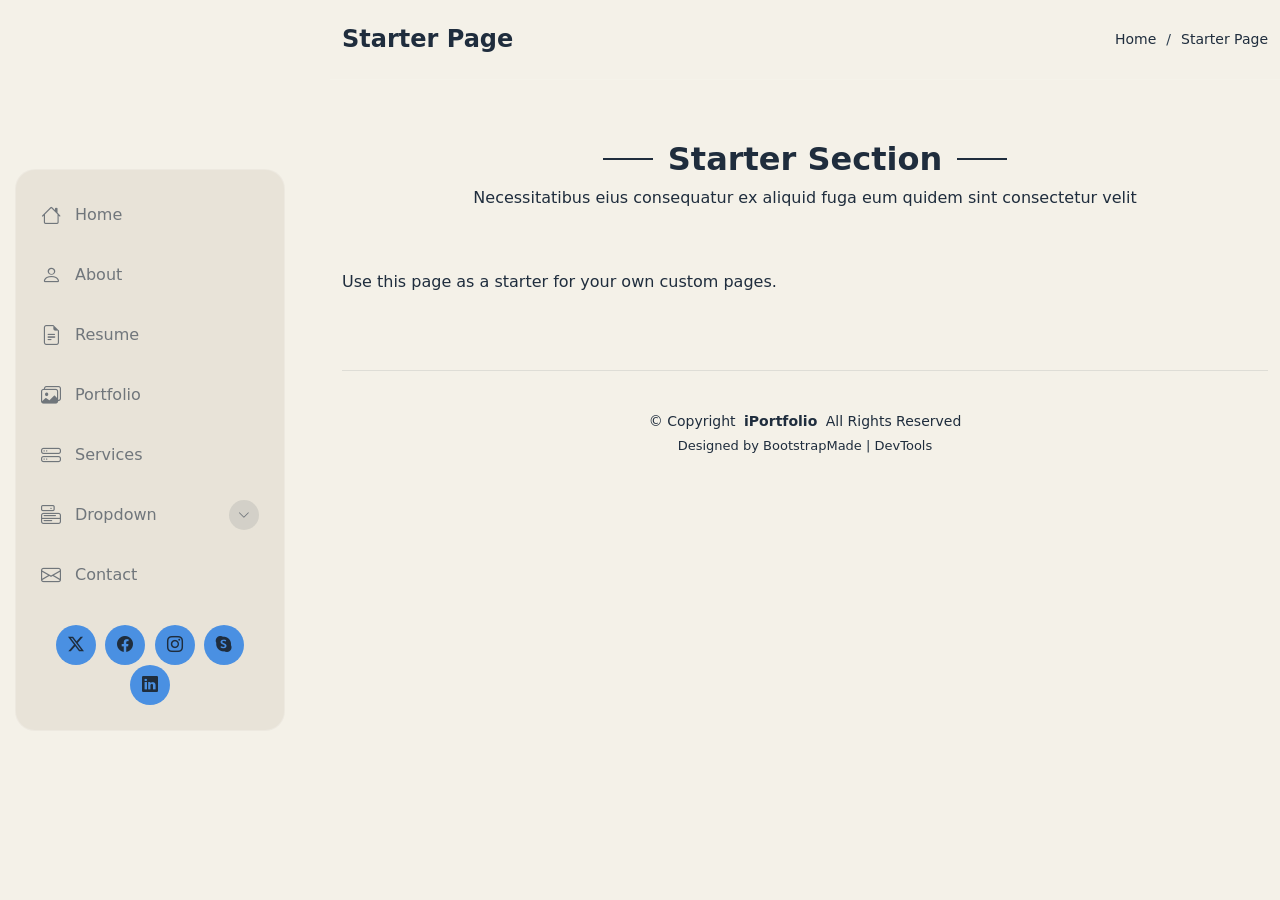
<file: starter-page.html>
<!DOCTYPE html>
<html lang="en">

<head>
  <meta charset="utf-8">
  <meta content="width=device-width, initial-scale=1.0" name="viewport">
  <title>Starter Page - SnapFolio Bootstrap Template</title>
  <meta name="description" content="">
  <meta name="keywords" content="">

  <!-- Favicons -->
  <link href="assets/img/favicon.png" rel="icon">
  <link href="assets/img/apple-touch-icon.png" rel="apple-touch-icon">

  <!-- Fonts -->
  <link href="https://fonts.googleapis.com" rel="preconnect">
  <link href="https://fonts.gstatic.com" rel="preconnect" crossorigin>
  <link href="https://fonts.googleapis.com/css2?family=Roboto:ital,wght@0,100;0,300;0,400;0,500;0,700;0,900;1,100;1,300;1,400;1,500;1,700;1,900&family=Ubuntu:ital,wght@0,300;0,400;0,500;0,700;1,300;1,400;1,500;1,700&family=Nunito:ital,wght@0,200;0,300;0,400;0,500;0,600;0,700;0,800;0,900;1,200;1,300;1,400;1,500;1,600;1,700;1,800;1,900&display=swap" rel="stylesheet">

  <!-- Vendor CSS Files -->
  <link href="assets/vendor/bootstrap/css/bootstrap.min.css" rel="stylesheet">
  <link href="assets/vendor/bootstrap-icons/bootstrap-icons.css" rel="stylesheet">
  <link href="assets/vendor/aos/aos.css" rel="stylesheet">
  <link href="assets/vendor/glightbox/css/glightbox.min.css" rel="stylesheet">
  <link href="assets/vendor/swiper/swiper-bundle.min.css" rel="stylesheet">

  <!-- Main CSS File -->
  <link href="assets/css/main.css" rel="stylesheet">

  <!-- =======================================================
  * Template Name: SnapFolio
  * Template URL: https://bootstrapmade.com/snapfolio-bootstrap-portfolio-template/
  * Updated: Jul 21 2025 with Bootstrap v5.3.7
  * Author: BootstrapMade.com
  * License: https://bootstrapmade.com/license/
  ======================================================== -->
</head>

<body class="starter-page-page">

  <header id="header" class="header dark-background d-flex flex-column justify-content-center">
    <i class="header-toggle d-xl-none bi bi-list"></i>

    <div class="header-container d-flex flex-column align-items-start">
      <nav id="navmenu" class="navmenu">
        <ul>
          <li><a href="#hero"><i class="bi bi-house navicon"></i>Home</a></li>
          <li><a href="#about"><i class="bi bi-person navicon"></i> About</a></li>
          <li><a href="#resume"><i class="bi bi-file-earmark-text navicon"></i> Resume</a></li>
          <li><a href="#portfolio"><i class="bi bi-images navicon"></i> Portfolio</a></li>
          <li><a href="#services"><i class="bi bi-hdd-stack navicon"></i> Services</a></li>
          <li class="dropdown"><a href="#"><i class="bi bi-menu-button navicon"></i> <span>Dropdown</span> <i class="bi bi-chevron-down toggle-dropdown"></i></a>
            <ul>
              <li><a href="#">Dropdown 1</a></li>
              <li class="dropdown"><a href="#"><span>Deep Dropdown</span> <i class="bi bi-chevron-down toggle-dropdown"></i></a>
                <ul>
                  <li><a href="#">Deep Dropdown 1</a></li>
                  <li><a href="#">Deep Dropdown 2</a></li>
                  <li><a href="#">Deep Dropdown 3</a></li>
                  <li><a href="#">Deep Dropdown 4</a></li>
                  <li><a href="#">Deep Dropdown 5</a></li>
                </ul>
              </li>
              <li><a href="#">Dropdown 2</a></li>
              <li><a href="#">Dropdown 3</a></li>
              <li><a href="#">Dropdown 4</a></li>
            </ul>
          </li>
          <li><a href="#contact"><i class="bi bi-envelope navicon"></i> Contact</a></li>
        </ul>
      </nav>

      <div class="social-links text-center">
        <a href="#" class="twitter"><i class="bi bi-twitter-x"></i></a>
        <a href="#" class="facebook"><i class="bi bi-facebook"></i></a>
        <a href="#" class="instagram"><i class="bi bi-instagram"></i></a>
        <a href="#" class="google-plus"><i class="bi bi-skype"></i></a>
        <a href="#" class="linkedin"><i class="bi bi-linkedin"></i></a>
      </div>

    </div>

  </header>

  <main class="main">

    <!-- Page Title -->
    <div class="page-title dark-background">
      <div class="container d-lg-flex justify-content-between align-items-center">
        <h1 class="mb-2 mb-lg-0">Starter Page</h1>
        <nav class="breadcrumbs">
          <ol>
            <li><a href="index.html">Home</a></li>
            <li class="current">Starter Page</li>
          </ol>
        </nav>
      </div>
    </div><!-- End Page Title -->

    <!-- Starter Section Section -->
    <section id="starter-section" class="starter-section section">

      <!-- Section Title -->
      <div class="container section-title" data-aos="fade-up">
        <h2>Starter Section</h2>
        <p>Necessitatibus eius consequatur ex aliquid fuga eum quidem sint consectetur velit</p>
      </div><!-- End Section Title -->

      <div class="container" data-aos="fade-up">
        <p>Use this page as a starter for your own custom pages.</p>
      </div>

    </section><!-- /Starter Section Section -->

  </main>

  <footer id="footer" class="footer position-relative">

    <div class="container">
      <div class="copyright text-center ">
        <p>© <span>Copyright</span> <strong class="px-1 sitename">iPortfolio</strong> <span>All Rights Reserved</span></p>
      </div>
      <div class="credits">
        <!-- All the links in the footer should remain intact. -->
        <!-- You can delete the links only if you've purchased the pro version. -->
        <!-- Licensing information: https://bootstrapmade.com/license/ -->
        <!-- Purchase the pro version with working PHP/AJAX contact form: [buy-url] -->
        Designed by <a href="https://bootstrapmade.com/">BootstrapMade</a> | <a href="https://bootstrapmade.com/tools/">DevTools</a>
      </div>
    </div>

  </footer>

  <!-- Scroll Top -->
  <a href="#" id="scroll-top" class="scroll-top d-flex align-items-center justify-content-center"><i class="bi bi-arrow-up-short"></i></a>

  <!-- Preloader -->
  <div id="preloader"></div>

  <!-- Vendor JS Files -->
  <script src="assets/vendor/bootstrap/js/bootstrap.bundle.min.js"></script>
  <script src="assets/vendor/php-email-form/validate.js"></script>
  <script src="assets/vendor/aos/aos.js"></script>
  <script src="assets/vendor/typed.js/typed.umd.js"></script>
  <script src="assets/vendor/purecounter/purecounter_vanilla.js"></script>
  <script src="assets/vendor/waypoints/noframework.waypoints.js"></script>
  <script src="assets/vendor/isotope-layout/isotope.pkgd.min.js"></script>
  <script src="assets/vendor/imagesloaded/imagesloaded.pkgd.min.js"></script>
  <script src="assets/vendor/glightbox/js/glightbox.min.js"></script>
  <script src="assets/vendor/swiper/swiper-bundle.min.js"></script>

  <!-- Main JS File -->
  <script src="assets/js/main.js"></script>

</body>

</html>
</file>
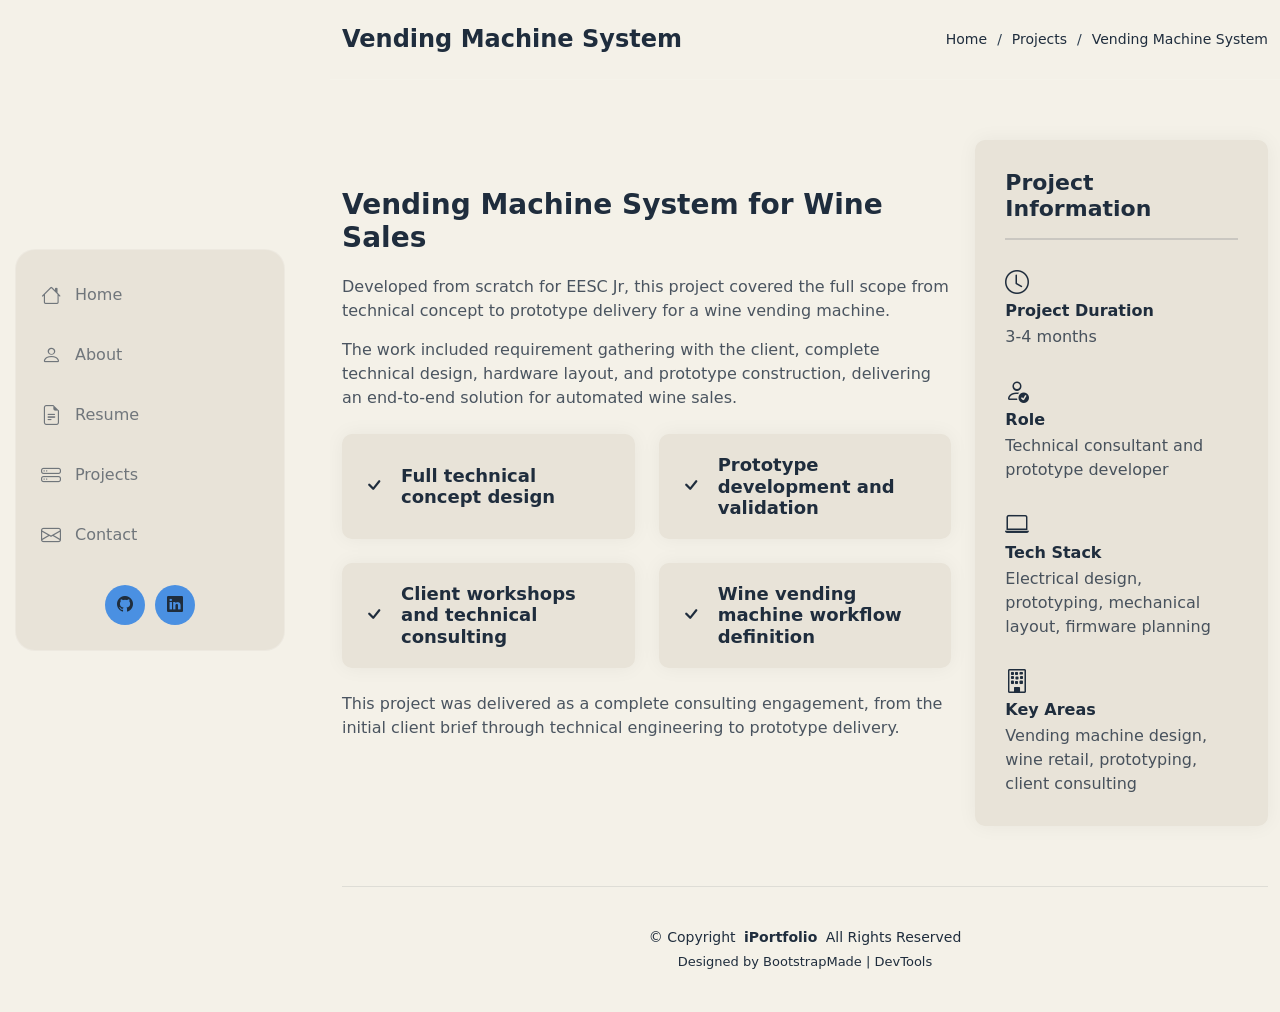
<file: vending-machine.html>
<!DOCTYPE html>
<html lang="en">

<head>
  <meta charset="utf-8">
  <meta content="width=device-width, initial-scale=1.0" name="viewport">
  <title>Vending Machine System</title>
  <meta name="description" content="Detailed overview of a wine vending machine project developed from concept to prototype for EESC Jr, including technical design and prototype development.">
  <meta name="keywords" content="vending machine, wine vending, prototype, EESC Jr, technical design, project development">

  <!-- Favicons -->
  <link href="assets/img/favicon.png" rel="icon">
  <link href="assets/img/apple-touch-icon.png" rel="apple-touch-icon">

  <!-- Fonts -->
  <link href="https://fonts.googleapis.com" rel="preconnect">
  <link href="https://fonts.gstatic.com" rel="preconnect" crossorigin>
  <link href="https://fonts.googleapis.com/css2?family=Roboto:ital,wght@0,100;0,300;0,400;0,500;0,700;0,900;1,100;1,300;1,400;1,500;1,700;1,900&family=Ubuntu:ital,wght@0,300;0,400;0,500;0,700;1,300;1,400;1,500;1,700&family=Nunito:ital,wght@0,200;0,300;0,400;0,500;0,600;0,700;0,800;0,900;1,200;1,300;1,400;1,500;1,600;1,700;1,800;1,900&display=swap" rel="stylesheet">

  <!-- Vendor CSS Files -->
  <link href="assets/vendor/bootstrap/css/bootstrap.min.css" rel="stylesheet">
  <link href="assets/vendor/bootstrap-icons/bootstrap-icons.css" rel="stylesheet">
  <link href="assets/vendor/aos/aos.css" rel="stylesheet">
  <link href="assets/vendor/glightbox/css/glightbox.min.css" rel="stylesheet">
  <link href="assets/vendor/swiper/swiper-bundle.min.css" rel="stylesheet">

  <!-- Main CSS File -->
  <link href="assets/css/main.css" rel="stylesheet">

  <!-- =======================================================
  * Template Name: SnapFolio
  * Template URL: https://bootstrapmade.com/snapfolio-bootstrap-portfolio-template/
  * Updated: Jul 21 2025 with Bootstrap v5.3.7
  * Author: BootstrapMade.com
  * License: https://bootstrapmade.com/license/
  ======================================================== -->
</head>

<body class="service-details-page">

  <header id="header" class="header dark-background d-flex flex-column justify-content-center">
    <i class="header-toggle d-xl-none bi bi-list"></i>

    <div class="header-container d-flex flex-column align-items-start">
      <nav id="navmenu" class="navmenu">
        <ul>
          <li><a href="index.html#hero"><i class="bi bi-house navicon"></i>Home</a></li>
          <li><a href="index.html#about"><i class="bi bi-person navicon"></i> About</a></li>
          <li><a href="index.html#resume"><i class="bi bi-file-earmark-text navicon"></i> Resume</a></li>
          <li><a href="index.html#projects"><i class="bi bi-hdd-stack navicon"></i> Projects</a></li>
          <li><a href="index.html#contact"><i class="bi bi-envelope navicon"></i> Contact</a></li>
        </ul>
      </nav>

      <div class="social-links text-center">
        <a href="https://github.com/pedromaaga" class="github" target="_blank" rel="noopener noreferrer"><i class="bi bi-github"></i></a>
        <a href="https://www.linkedin.com/in/pedro-augusto-magalh%C3%A3es-a64629219/" class="linkedin" target="_blank" rel="noopener noreferrer"><i class="bi bi-linkedin"></i></a>
      </div>

    </div>

  </header>

  <main class="main">

    <!-- Page Title -->
    <div class="page-title dark-background">
      <div class="container d-lg-flex justify-content-between align-items-center">
        <h1 class="mb-2 mb-lg-0">Vending Machine System</h1>
        <nav class="breadcrumbs">
          <ol>
            <li><a href="index.html">Home</a></li>
            <li><a href="index.html#projects">Projects</a></li>
            <li class="current">Vending Machine System</li>
          </ol>
        </nav>
      </div>
    </div><!-- End Page Title -->

    <!-- Service Details Section -->
    <section id="service-details" class="service-details section">

      <div class="container" data-aos="fade-up" data-aos-delay="100">

        <div class="row gy-4">

          <div class="col-lg-8">
            <div class="content mt-5">
              <h3>Vending Machine System for Wine Sales</h3>
              <p>
                Developed from scratch for EESC Jr, this project covered the full scope from technical concept to prototype delivery for a wine vending machine.
              </p>
              <p>
                The work included requirement gathering with the client, complete technical design, hardware layout, and prototype construction, delivering an end-to-end solution for automated wine sales.
              </p>

              <div class="features mt-4">
                <div class="row gy-4">
                  <div class="col-md-6" data-aos="fade-up" data-aos-delay="100">
                    <div class="feature-box d-flex align-items-center">
                      <i class="bi bi-check"></i>
                      <h4>Full technical concept design</h4>
                    </div>
                  </div>
                  <div class="col-md-6" data-aos="fade-up" data-aos-delay="200">
                    <div class="feature-box d-flex align-items-center">
                      <i class="bi bi-check"></i>
                      <h4>Prototype development and validation</h4>
                    </div>
                  </div>
                  <div class="col-md-6" data-aos="fade-up" data-aos-delay="300">
                    <div class="feature-box d-flex align-items-center">
                      <i class="bi bi-check"></i>
                      <h4>Client workshops and technical consulting</h4>
                    </div>
                  </div>
                  <div class="col-md-6" data-aos="fade-up" data-aos-delay="400">
                    <div class="feature-box d-flex align-items-center">
                      <i class="bi bi-check"></i>
                      <h4>Wine vending machine workflow definition</h4>
                    </div>
                  </div>
                </div>
              </div>

              <p class="mt-4">
                This project was delivered as a complete consulting engagement, from the initial client brief through technical engineering to prototype delivery.
              </p>
            </div>
          </div>

          <div class="col-lg-4">
            <div class="service-info">
              <h4>Project Information</h4>
              <div class="info-item">
                <i class="bi bi-clock"></i>
                <h5>Project Duration</h5>
                <p>3-4 months</p>
              </div>
              <div class="info-item">
                <i class="bi bi-person-check"></i>
                <h5>Role</h5>
                <p>Technical consultant and prototype developer</p>
              </div>
              <div class="info-item">
                <i class="bi bi-laptop"></i>
                <h5>Tech Stack</h5>
                <p>Electrical design, prototyping, mechanical layout, firmware planning</p>
              </div>
              <div class="info-item">
                <i class="bi bi-building"></i>
                <h5>Key Areas</h5>
                <p>Vending machine design, wine retail, prototyping, client consulting</p>
              </div>
            </div>
          </div>

        </div>

      </div>

    </section><!-- /Service Details Section -->

  </main>

  <footer id="footer" class="footer position-relative">

    <div class="container">
      <div class="copyright text-center ">
        <p>© <span>Copyright</span> <strong class="px-1 sitename">iPortfolio</strong> <span>All Rights Reserved</span></p>
      </div>
      <div class="credits">
        <!-- All the links in the footer should remain intact. -->
        <!-- You can delete the links only if you've purchased the pro version. -->
        <!-- Licensing information: https://bootstrapmade.com/license/ -->
        <!-- Purchase the pro version with working PHP/AJAX contact form: [buy-url] -->
        Designed by <a href="https://bootstrapmade.com/">BootstrapMade</a> | <a href="https://bootstrapmade.com/tools/">DevTools</a>
      </div>
    </div>

  </footer>

  <!-- Scroll Top -->
  <a href="#" id="scroll-top" class="scroll-top d-flex align-items-center justify-content-center"><i class="bi bi-arrow-up-short"></i></a>

  <!-- Preloader -->
  <div id="preloader"></div>

  <!-- Vendor JS Files -->
  <script src="assets/vendor/bootstrap/js/bootstrap.bundle.min.js"></script>
  <script src="assets/vendor/php-email-form/validate.js"></script>
  <script src="assets/vendor/aos/aos.js"></script>
  <script src="assets/vendor/typed.js/typed.umd.js"></script>
  <script src="assets/vendor/purecounter/purecounter_vanilla.js"></script>
  <script src="assets/vendor/waypoints/noframework.waypoints.js"></script>
  <script src="assets/vendor/isotope-layout/isotope.pkgd.min.js"></script>
  <script src="assets/vendor/imagesloaded/imagesloaded.pkgd.min.js"></script>
  <script src="assets/vendor/glightbox/js/glightbox.min.js"></script>
  <script src="assets/vendor/swiper/swiper-bundle.min.js"></script>

  <!-- Main JS File -->
  <script src="assets/js/main.js"></script>

</body>

</html>
</file>
<file: assets/css/main.css>
/**
* Template Name: SnapFolio
* Template URL: https://bootstrapmade.com/snapfolio-bootstrap-portfolio-template/
* Updated: Jul 21 2025 with Bootstrap v5.3.7
* Author: BootstrapMade.com
* License: https://bootstrapmade.com/license/
*/

/*--------------------------------------------------------------
# Font & Color Variables
# Help: https://bootstrapmade.com/color-system/
--------------------------------------------------------------*/
/* Fonts */
:root {
  --default-font: system-ui, -apple-system, BlinkMacSystemFont, "Segoe UI", Roboto, "Helvetica Neue", Arial, "Noto Sans", "Liberation Sans", sans-serif, "Apple Color Emoji", "Segoe UI Emoji", "Segoe UI Symbol", "Noto Color Emoji";
  --heading-font: "Segoe UI", system-ui, sans-serif;
  --nav-font: system-ui, -apple-system, BlinkMacSystemFont, "Segoe UI", sans-serif;
}

/* Global Colors - The following color variables are used throughout the website. Updating them here will change the color scheme of the entire website */
:root { 
  --background-color: #f4f1e8; /* Bege claro fosco para fundo geral */
  --default-color: #1f2d3d; /* Azul mais escuro para texto padrão */
  --heading-color: #1f2d3d; /* Azul escuro para títulos */
  --accent-color: #1f2d3d; /* Azul escuro para destaques e botões */
  --surface-color: #e8e3d8; /* Bege médio para superfícies de cards */
  --contrast-color: #4a90e2; /* Azul claro para texto em elementos de destaque */
}

/* Nav Menu Colors - The following color variables are used specifically for the navigation menu. They are separate from the global colors to allow for more customization options */
:root {
  --nav-color: rgba(31, 45, 61, 0.6);  /* Azul escuro translúcido para links do menu */
  --nav-hover-color: #1f2d3d; /* Azul escuro para hover */
  --nav-mobile-background-color: #e8e3d8; /* Bege médio para fundo mobile */
  --nav-dropdown-background-color: #e8e3d8; /* Bege médio para dropdown */
  --nav-dropdown-color: #1f2d3d; /* Azul escuro para texto dropdown */
  --nav-dropdown-hover-color: #1f2d3d; /* Azul escuro para hover dropdown */
}

/* Color Presets - These classes override global colors when applied to any section or element, providing reuse of the sam color scheme. */

.light-background {
  --background-color: #3d5a80; /* Azul escuro fosco, diferente da main */
  --surface-color: #354d70; /* Tom mais escuro de azul para contraste */
}

.dark-background {
  --background-color: #040b14;
  --default-color: #ffffff;
  --heading-color: #ffffff;
  --surface-color: #151f2b;
  --contrast-color: #ffffff;
}

/* Smooth scroll */
:root {
  scroll-behavior: smooth;
}

/*--------------------------------------------------------------
# General Styling & Shared Classes
--------------------------------------------------------------*/
body {
  color: var(--default-color);
  background-color: var(--background-color);
  font-family: var(--default-font);
}

a {
  color: var(--accent-color);
  text-decoration: none;
  transition: 0.3s;
}

a:hover {
  color: color-mix(in srgb, var(--accent-color), transparent 25%);
  text-decoration: none;
}

h1,
h2,
h3,
h4,
h5,
h6 {
  color: var(--heading-color);
  font-family: var(--heading-font);
}

/* PHP Email Form Messages
------------------------------*/
.php-email-form .error-message {
  display: none;
  background: #e74c3c; /* Vermelho fosco para erro */
  color: #ffffff;
  text-align: left;
  padding: 15px;
  margin-bottom: 24px;
  font-weight: 600;
}

.php-email-form .sent-message {
  display: none;
  color: #ffffff;
  background: #4a90e2; /* Azul médio suave para sucesso */
  text-align: center;
  padding: 15px;
  margin-bottom: 24px;
  font-weight: 600;
}

.php-email-form .loading {
  display: none;
  background: var(--surface-color);
  text-align: center;
  padding: 15px;
  margin-bottom: 24px;
}

.php-email-form .loading:before {
  content: "";
  display: inline-block;
  border-radius: 50%;
  width: 24px;
  height: 24px;
  margin: 0 10px -6px 0;
  border: 3px solid var(--accent-color);
  border-top-color: var(--surface-color);
  animation: php-email-form-loading 1s linear infinite;
}

@keyframes php-email-form-loading {
  0% {
    transform: rotate(0deg);
  }

  100% {
    transform: rotate(360deg);
  }
}

/*--------------------------------------------------------------
# Global Header
--------------------------------------------------------------*/
.header {
  --background-color: #4a90e2; /* Azul suave para fundo do header */
  --contrast-color: #1f2d3d; /* Azul mais escuro para contraste */
  color: var(--default-color);
  position: fixed;
  top: 0;
  left: 0;
  bottom: 0;
  padding: 0 15px;
  width: 300px;
  transition: all ease-in-out 0.3s;
  overflow-y: auto;
  z-index: 997;
}

.header .header-container {
  border-radius: 20px;
  padding: 15px;
  background-color: #e8e3d8; /* Bege médio para o container interno */
  border: 1px solid color-mix(in srgb, var(--default-color), transparent 80%);
}

.header .social-links {
  margin: 0 0 10px 0;
  width: 100%;
  text-align: center;
}

.header .social-links a {
  font-size: 16px;
  display: inline-flex;
  align-items: center;
  justify-content: center;
  background-color: #4a90e2; /* Azul claro real */
  color: #1f2d3d; /* Azul escuro para ícones */
  border-radius: 50%;
  width: 40px;
  height: 40px;
  margin: 0 2px;
  text-align: center;
  transition: all 0.3s ease;
}

.header .social-links a:hover {
  color: #1f2d3d;
  background-color: #7ab0e9;
  transform: translateY(-3px) scale(1.05);
  box-shadow: 0 8px 25px rgba(74, 144, 226, 0.35);
}

.navmenu a .navicon,
.navmenu a:focus .navicon {
  font-size: 20px;
  margin-right: 14px;
}

@media (min-width: 1200px) {

  .header~main,
  .header~#footer {
    margin-left: 330px;
  }
}

@media (max-width: 1199px) {
  .header {
    left: -100%;
  }
}

.header.header-show {
  left: 0;
}

.header .header-toggle {
  color: var(--contrast-color);
  background-color: var(--accent-color);
  font-size: 22px;
  display: flex;
  align-items: center;
  justify-content: center;
  width: 40px;
  height: 40px;
  border-radius: 50%;
  cursor: pointer;
  position: fixed;
  top: 15px;
  right: 15px;
  z-index: 9999;
  transition: background-color 0.3s;
}

.header .header-toggle:hover {
  color: var(--contrast-color);
  background-color: color-mix(in srgb, var(--accent-color) 90%, white 15%);
}

/*--------------------------------------------------------------
# Navigation Menu
--------------------------------------------------------------*/
.mobile-nav-toggle {
  display: none;
}

.navmenu {
  padding: 0;
  z-index: 9997;
  width: 100%;
}

.navmenu ul {
  list-style: none;
  padding: 0 0 20px 0;
  margin: 0;
}

.navmenu a,
.navmenu a:focus {
  color: var(--nav-color);
  padding: 15px 10px;
  font-family: var(--nav-font);
  font-size: 16px;
  font-weight: 400;
  display: flex;
  align-items: center;
}

.navmenu a .toggle-dropdown,
.navmenu a:focus .toggle-dropdown {
  font-size: 12px;
  line-height: 0;
  margin-left: auto;
  width: 30px;
  height: 30px;
  display: flex;
  align-items: center;
  justify-content: center;
  border-radius: 50%;
  transition: 0.3s;
  flex-shrink: 0;
  background-color: color-mix(in srgb, var(--accent-color), transparent 90%);
}

.navmenu a .toggle-dropdown:hover,
.navmenu a:focus .toggle-dropdown:hover {
  background-color: var(--accent-color);
  color: var(--contrast-color);
}

.navmenu a:hover,
.navmenu .active,
.navmenu .active:focus {
  color: var(--nav-hover-color);
}

.navmenu a:hover .navicon,
.navmenu .active .navicon,
.navmenu .active:focus .navicon {
  color: var(--accent-color);
}

.navmenu .active .toggle-dropdown,
.navmenu .active:focus .toggle-dropdown {
  background-color: var(--accent-color);
  color: var(--contrast-color);
  transform: rotate(180deg);
}

.navmenu .dropdown {
  display: block;
}

.navmenu .dropdown a,
.navmenu .dropdown a:focus {
  color: --nav-dropdown-color;
}

.navmenu .dropdown a:hover,
.navmenu .dropdown .active,
.navmenu .dropdown .active:focus {
  color: var(--nav-dropdown-hover-color);
}

.navmenu .dropdown ul {
  position: static;
  display: none;
  z-index: 99;
  padding: 5px 10px;
  margin: 5px 10px;
  background-color: var(--nav-dropdown-background-color);
  border: 1px solid color-mix(in srgb, var(--default-color), transparent 90%);
  box-shadow: none;
  transition: all 0.5s ease-in-out;
}

.navmenu .dropdown ul ul {
  background-color: rgba(33, 37, 41, 0.1);
}

.navmenu .dropdown>.dropdown-active {
  display: block;
  background-color: rgba(33, 37, 41, 0.03);
}

/*--------------------------------------------------------------
# Global Footer
--------------------------------------------------------------*/
.footer {
  color: var(--default-color);
  background-color: var(--background-color);
  font-size: 14px;
  padding: 0 0 40px 0;
  position: relative;
}

.footer .copyright {
  padding-top: 40px;
  border-top: 1px solid color-mix(in srgb, var(--default-color), transparent 90%);
}

.footer .copyright p {
  margin-bottom: 0;
}

.footer .credits {
  margin-top: 4px;
  font-size: 13px;
  text-align: center;
}

/*--------------------------------------------------------------
# Preloader
--------------------------------------------------------------*/
#preloader {
  position: fixed;
  inset: 0;
  z-index: 999999;
  overflow: hidden;
  background: var(--background-color);
  transition: all 0.6s ease-out;
}

#preloader:before {
  content: "";
  position: fixed;
  top: calc(50% - 30px);
  left: calc(50% - 30px);
  border: 6px solid var(--accent-color); /* Azul suave para o preloader */
  border-color: var(--accent-color) transparent var(--accent-color) transparent;
  border-radius: 50%;
  width: 60px;
  height: 60px;
  animation: animate-preloader 1.5s linear infinite;
}

@keyframes animate-preloader {
  0% {
    transform: rotate(0deg);
  }

  100% {
    transform: rotate(360deg);
  }
}

/*--------------------------------------------------------------
# Scroll Top Button
--------------------------------------------------------------*/
.scroll-top {
  position: fixed;
  visibility: hidden;
  opacity: 0;
  right: 15px;
  bottom: -15px;
  z-index: 99999;
  background-color: var(--accent-color);
  width: 44px;
  height: 44px;
  border-radius: 50px;
  transition: all 0.4s;
}

.scroll-top i {
  font-size: 24px;
  color: var(--contrast-color);
  line-height: 0;
}

.scroll-top:hover {
  background-color: color-mix(in srgb, var(--accent-color), transparent 20%);
  color: var(--contrast-color);
}

.scroll-top.active {
  visibility: visible;
  opacity: 1;
  bottom: 15px;
}

/*--------------------------------------------------------------
# Disable aos animation delay on mobile devices
--------------------------------------------------------------*/
@media screen and (max-width: 768px) {
  [data-aos-delay] {
    transition-delay: 0 !important;
  }
}

/*--------------------------------------------------------------
# Global Page Titles & Breadcrumbs
--------------------------------------------------------------*/
.page-title {
  color: var(--default-color);
  padding: 25px 0 0 0;
  position: relative;
}

.page-title .container {
  border-bottom: 1px solid color-mix(in srgb, var(--default-color), transparent 90%);
  padding-bottom: 25px;
}

.page-title h1 {
  font-size: 24px;
  font-weight: 700;
  color: #1f2d3d; /* Azul mais escuro para o título */
}

.page-title .breadcrumbs ol {
  display: flex;
  flex-wrap: wrap;
  list-style: none;
  padding: 0;
  margin: 0;
  font-size: 14px;
  font-weight: 400;
  color: #1f2d3d; /* Azul mais escuro para breadcrumbs */
}

.page-title .breadcrumbs ol li+li {
  padding-left: 10px;
}

.page-title .breadcrumbs ol li+li::before {
  content: "/";
  display: inline-block;
  padding-right: 10px;
  color: #2c3e50; /* Azul escuro para separador */
}

/*--------------------------------------------------------------
# Global Sections
--------------------------------------------------------------*/
section,
.section {
  color: var(--default-color);
  background-color: var(--background-color);
  padding: 60px 0;
  overflow: clip;
}

/* ---------------------------
   World map (courses) styles
   --------------------------- */
.map-wrapper{margin-top:1.5rem;background:linear-gradient(135deg, #d8d2c2 0%, #bcc6d7 100%);padding:30px;border-radius:12px;box-shadow:0 16px 40px rgba(31,45,61,0.15), inset 0 1px 0 rgba(255,255,255,0.25);border:1px solid rgba(31,45,61,0.18)}
.map-title{font-size:1.05rem;margin-bottom:.5rem}
  .world-map{width:60%;max-width:60%;background:transparent;border-radius:8px;overflow:hidden;margin:0 auto;display:block}
.world-map svg{width:100%;height:auto;display:block}
.world-map svg path {
  fill: #ffffff; /* Países em branco limpo */
  stroke: #1f2d3d; /* Azul escuro para bordas fortes */
  stroke-width: 1.3;
  stroke-linejoin: round;
  transition: fill 0.3s ease, stroke 0.3s ease, filter 0.3s ease;
}
.world-map svg path:hover {
  fill: #4a90e2; /* Azul claro no hover */
  stroke: #1f2d3d;
  filter: drop-shadow(0 0 12px rgba(74, 144, 226, 0.22));
}
.map-marker{fill:#4a90e2;stroke:#fff;stroke-width:0.8;cursor:pointer;transform-origin:center}
.map-marker{filter:drop-shadow(0 2px 4px rgba(74, 144, 226, 0.18))}
.map-marker.pulse{animation:map-pulse 2s infinite}
@keyframes map-pulse{0%{transform:scale(1);opacity:1}50%{transform:scale(1.5);opacity:.45}100%{transform:scale(1);opacity:1}}
.map-tooltip{position:absolute;pointer-events:none;background:#1f2d3d;color:#ffffff;padding:.5rem .75rem;border-radius:6px;font-size:.9rem;z-index:50;display:none;max-width:260px}
@media (max-width:767px){.world-map{max-width:100%}}

/* HTML overlay markers (when embedding the SVG via <object>) */
.world-svg-wrapper{position:relative;width:100%}
.world-svg{width:100%;height:auto;display:block}
.world-svg-wrapper object.world-svg{display:block;width:100%;height:auto}
.map-overlay{position:absolute;inset:0;z-index:20;pointer-events:none}
.map-overlay .map-marker{position:absolute;pointer-events:auto;width:20px;height:20px;border-radius:50%;background:#4a90e2;border:2px solid #fff;box-shadow:0 4px 8px rgba(74, 144, 226, 0.18);transform:translate(-50%,-50%)}
.map-overlay .map-marker.pulse{animation:map-pulse 2s infinite}

/*--------------------------------------------------------------
# Global Section Titles
--------------------------------------------------------------*/
.section-title {
  text-align: center;
  padding-bottom: 60px;
  position: relative;
}

.section-title h2 {
  font-size: 32px;
  font-weight: 700;
  position: relative;
}

.section-title h2:before,
.section-title h2:after {
  content: "";
  width: 50px;
  height: 2px;
  background: var(--accent-color);
  display: inline-block;
}

.section-title h2:before {
  margin: 0 15px 10px 0;
}

.section-title h2:after {
  margin: 0 0 10px 15px;
}

.section-title p {
  margin-bottom: 0;
}


.subsection-title {
  text-align: center;
  padding-top: 10px;
  padding-bottom: 20px;
  position: relative;
}

.subsection-title h3 {
  font-size: 28px;
  font-weight: 700;
  position: relative;
}

.subsection-title h3:before,
.subsection-title h3:after {
  content: "";
  width: 100px;
  height: 2px;
  background: var(--accent-color);
  display: inline-block;
}

.subsection-title h3:before {
  margin: 0 15px 10px 0;
}

.subsection-title h3:after {
  margin: 0 0 10px 15px;
}

/*--------------------------------------------------------------
# Hero Section
--------------------------------------------------------------*/
.hero {
  min-height: 100vh;
  position: relative;
  overflow: hidden;
  display: flex;
  align-items: center;
}

.hero .background-elements {
  position: absolute;
  top: 0;
  left: 0;
  width: 100%;
  height: 100%;
  z-index: 1;
  overflow: hidden;
}

.hero .background-elements .bg-circle {
  position: absolute;
  border-radius: 50%;
  background: linear-gradient(45deg, color-mix(in srgb, var(--accent-color), transparent 90%), color-mix(in srgb, var(--accent-color), transparent 95%));
  animation: float 6s ease-in-out infinite;
}

.hero .background-elements .bg-circle.circle-1 {
  width: 300px;
  height: 300px;
  top: 10%;
  right: 10%;
  animation-delay: 0s;
}

.hero .background-elements .bg-circle.circle-2 {
  width: 200px;
  height: 200px;
  bottom: 20%;
  left: 5%;
  animation-delay: 2s;
}

.hero .hero-content {
  position: relative;
  width: 100%;
  z-index: 2;
}

.hero .container {
  position: relative;
  z-index: 3;
}

.hero .hero-text h1 {
  font-size: 72px;
  font-weight: 800;
  line-height: 1.1;
  margin-bottom: 15px;
  color: var(--heading-color);
}

.hero .hero-text h1 .accent-text {
  color: var(--contrast-color);
  position: relative;
}

.hero .hero-text h1 .accent-text::after {
  content: "";
  position: absolute;
  bottom: -5px;
  left: 0;
  width: 100%;
  height: 3px;
  background: linear-gradient(90deg, var(--contrast-color), color-mix(in srgb, var(--contrast-color), transparent 50%));
}

.hero .hero-text h2 {
  font-size: 32px;
  font-weight: 600;
  color: var(--heading-color);
  margin-bottom: 10px;
}

.hero .hero-text .lead {
  font-size: 24px;
  margin-bottom: 20px;
  color: var(--default-color);
}

.hero .hero-text .lead span {
  color: var(--accent-color);
  font-weight: 600;
  border-bottom: 2px solid var(--accent-color);
  padding-bottom: 2px;
}

.hero .hero-text .description {
  font-size: 18px;
  line-height: 1.6;
  color: color-mix(in srgb, var(--default-color), transparent 20%);
  margin-bottom: 40px;
  max-width: 500px;
}

.hero .hero-actions {
  display: flex;
  gap: 20px;
  margin-bottom: 40px;
  flex-wrap: wrap;
}

.hero .hero-actions .btn {
  padding: 14px 30px;
  font-size: 16px;
  font-weight: 600;
  border-radius: 50px;
  text-decoration: none;
  transition: all 0.3s ease;
  border: 2px solid;
}

.hero .hero-actions .btn.btn-primary {
  background-color: var(--accent-color);
  color: var(--contrast-color);
  border-color: var(--accent-color);
}

.hero .hero-actions .btn.btn-primary:hover {
  background-color: color-mix(in srgb, var(--accent-color), black 10%);
  transform: translateY(-2px);
  box-shadow: 0 8px 25px color-mix(in srgb, var(--accent-color), transparent 70%);
}

.hero .hero-actions .btn.btn-outline {
  background-color: transparent;
  color: var(--accent-color);
  border-color: var(--accent-color);
}

.hero .hero-actions .btn.btn-outline:hover {
  background-color: var(--accent-color);
  color: var(--contrast-color);
  transform: translateY(-2px);
}

.hero .social-links {
  display: flex;
  gap: 20px;
}

.hero .social-links a {
  width: 50px;
  height: 50px;
  display: flex;
  align-items: center;
  justify-content: center;
  background-color: var(--contrast-color); /* Azul claro para fundo */
  color: var(--accent-color); /* Azul escuro para ícones */
  border-radius: 50%;
  font-size: 20px;
  transition: all 0.3s ease;
}

.hero .social-links a:hover {
  color: var(--accent-color); /* Azul escuro mantido */
  background-color: color-mix(in srgb, var(--contrast-color), black 15%); /* Azul claro um pouco mais escuro */
  transform: translateY(-3px) scale(1.05); /* Elevação e leve zoom para destaque */
  box-shadow: 0 8px 25px color-mix(in srgb, var(--contrast-color), transparent 70%);
}

.hero .hero-visual {
  display: flex;
  justify-content: center;
  align-items: center;
  height: 100%;
}

.hero .hero-visual .profile-container {
  position: relative;
  width: 400px;
  height: 400px;
}

.hero .hero-visual .profile-container .profile-background {
  position: absolute;
  top: 15px;
  left: 15px;
  width: 100%;
  height: 100%;
  background: color-mix(in srgb, var(--accent-color), transparent 90%);
  border-radius: 30px;
  z-index: 1;
}

.hero .hero-visual .profile-container .profile-image {
  position: relative;
  width: 100%;
  height: 100%;
  object-fit: cover;
  border-radius: 30px;
  z-index: 2;
}

@keyframes float {

  0%,
  100% {
    transform: translateY(0px);
  }

  50% {
    transform: translateY(-20px);
  }
}

@keyframes floatIcon {

  0%,
  100% {
    transform: translateY(0px) rotate(0deg);
  }

  50% {
    transform: translateY(-10px) rotate(5deg);
  }
}

@media (max-width: 992px) {
  .hero .hero-text {
    text-align: center;
    margin-bottom: 50px;
  }

  .hero .hero-text h1 {
    font-size: 56px;
  }

  .hero .hero-text h2 {
    font-size: 28px;
  }

  .hero .hero-text .lead {
    font-size: 20px;
  }

  .hero .hero-visual .profile-container {
    width: 350px;
    height: 350px;
  }
}

@media (max-width: 768px) {
  .hero .hero-text h1 {
    font-size: 42px;
  }

  .hero .hero-text h2 {
    font-size: 24px;
  }

  .hero .hero-text .lead {
    font-size: 18px;
  }

  .hero .hero-text .description {
    font-size: 16px;
  }

  .hero .hero-actions {
    justify-content: center;
  }

  .hero .hero-actions .btn {
    padding: 12px 25px;
    font-size: 14px;
  }

  .hero .hero-visual .profile-container {
    width: 300px;
    height: 300px;
  }

  .hero .background-elements .bg-circle.circle-1 {
    width: 200px;
    height: 200px;
  }

  .hero .background-elements .bg-circle.circle-2 {
    width: 150px;
    height: 150px;
  }

  .hero .background-elements .bg-circle.circle-3 {
    width: 100px;
    height: 100px;
  }
}

/*--------------------------------------------------------------
# About Section
--------------------------------------------------------------*/
.about .profile-card {
  background: linear-gradient(135deg, var(--surface-color) 0%, color-mix(in srgb, var(--surface-color), var(--accent-color) 5%) 100%);
  border-radius: 2rem;
  padding: 2.5rem;
  text-align: center;
  box-shadow: 0 20px 40px rgba(0, 0, 0, 0.08);
  border: 1px solid color-mix(in srgb, var(--accent-color), transparent 90%);
  position: relative;
  overflow: hidden;
}

.about .profile-card::before {
  content: "";
  position: absolute;
  top: 0;
  left: 0;
  right: 0;
  height: 4px;
  background: linear-gradient(90deg, var(--accent-color), color-mix(in srgb, var(--accent-color), var(--heading-color) 30%));
}

@media (max-width: 991px) {
  .about .profile-card {
    margin-bottom: 3rem;
  }
}

.about .profile-header {
  position: relative;
  margin-bottom: 2rem;
}

.about .profile-header .profile-image {
  width: 160px;
  height: 160px;
  margin: 0 auto 1.5rem;
  border-radius: 50%;
  overflow: hidden;
  border: 4px solid var(--accent-color);
  box-shadow: 0 10px 30px rgba(0, 0, 0, 0.15);
}

.about .profile-header .profile-image img {
  width: 100%;
  height: 100%;
  object-fit: cover;
}

.about .profile-header .profile-badge {
  position: absolute;
  bottom: 20px;
  right: calc(50% - 65px);
  width: 32px;
  height: 32px;
  background-color: var(--accent-color);
  border-radius: 50%;
  display: flex;
  align-items: center;
  justify-content: center;
  border: 3px solid var(--surface-color);
}

.about .profile-header .profile-badge i {
  color: var(--contrast-color);
  font-size: 14px;
}

.about .profile-content h3 {
  font-size: 1.5rem;
  font-weight: 700;
  margin-bottom: 0.5rem;
  color: var(--heading-color);
}

.about .profile-content .profession {
  color: var(--accent-color);
  font-weight: 500;
  margin-bottom: 2rem;
}

.about .contact-links {
  display: flex;
  flex-direction: column;
  gap: 1rem;
}

.about .contact-links .contact-item {
  display: flex;
  align-items: center;
  gap: 0.75rem;
  padding: 0.75rem 1rem;
  background-color: color-mix(in srgb, var(--surface-color), var(--background-color) 50%);
  border-radius: 0.75rem;
  text-decoration: none;
  color: var(--default-color);
  transition: all 0.3s;
  border: 1px solid color-mix(in srgb, var(--default-color), transparent 90%);
}

.about .contact-links .contact-item:hover {
  background-color: var(--accent-color);
  color: var(--contrast-color);
  transform: translateY(-2px);
  box-shadow: 0 5px 20px color-mix(in srgb, var(--accent-color), transparent 70%);
}

.about .contact-links .contact-item i {
  font-size: 1rem;
  width: 18px;
}

.about .about-content {
  padding-left: 3rem;
}

@media (max-width: 991px) {
  .about .about-content {
    padding-left: 0;
  }
}

.about .about-content .section-header {
  margin-bottom: 2rem;
}

.about .about-content .section-header .badge-text {
  display: inline-block;
  background: linear-gradient(135deg, var(--accent-color), color-mix(in srgb, var(--accent-color), var(--heading-color) 20%));
  color: var(--contrast-color);
  padding: 0.5rem 1.5rem;
  border-radius: 2rem;
  font-size: 0.875rem;
  font-weight: 600;
  letter-spacing: 0.5px;
  margin-bottom: 1.5rem;
}

.about .about-content .section-header h2 {
  font-size: 2.25rem;
  font-weight: 700;
  line-height: 1.3;
  margin: 0;
}

@media (max-width: 768px) {
  .about .about-content .section-header h2 {
    font-size: 1.875rem;
  }
}

.about .about-content .description {
  margin-bottom: 2.5rem;
}

.about .about-content .description p {
  font-size: 1.1rem;
  line-height: 1.7;
  color: color-mix(in srgb, var(--default-color), transparent 20%);
  margin-bottom: 1.5rem;
}

.about .about-content .description p:last-child {
  margin-bottom: 0;
}

.about .stats-grid {
  display: grid;
  grid-template-columns: repeat(3, 1fr);
  gap: 2rem;
  margin-bottom: 2.5rem;
  padding: 2rem;
  background-color: var(--surface-color);
  border-radius: 1.5rem;
  box-shadow: 0 10px 30px rgba(0, 0, 0, 0.05);
}

@media (max-width: 768px) {
  .about .stats-grid {
    grid-template-columns: 1fr;
    gap: 1.5rem;
    text-align: center;
  }
}

.about .stats-grid .stat-item {
  text-align: center;
}

.about .stats-grid .stat-item .stat-number {
  font-size: 2rem;
  font-weight: 700;
  color: var(--accent-color);
  display: block;
  margin-bottom: 0.5rem;
}

.about .stats-grid .stat-item .stat-label {
  font-size: 0.875rem;
  color: color-mix(in srgb, var(--default-color), transparent 40%);
  font-weight: 500;
}

.about .details-grid {
  margin-bottom: 2.5rem;
}

.about .details-grid .detail-row {
  display: grid;
  grid-template-columns: 1fr 1fr;
  gap: 2rem;
  margin-bottom: 1.5rem;
}

@media (max-width: 768px) {
  .about .details-grid .detail-row {
    grid-template-columns: 1fr;
    gap: 1rem;
  }
}

.about .details-grid .detail-row:last-child {
  margin-bottom: 0;
}

.about .details-grid .detail-item .detail-label {
  display: block;
  font-size: 0.875rem;
  color: color-mix(in srgb, var(--default-color), transparent 50%);
  margin-bottom: 0.5rem;
  font-weight: 500;
}

.about .details-grid .detail-item .detail-value {
  display: block;
  font-weight: 600;
  color: var(--heading-color);
  font-size: 1rem;
}

.about .cta-section {
  display: flex;
  gap: 1rem;
  flex-wrap: wrap;
}

.about .cta-section .btn {
  padding: 0.875rem 2rem;
  border-radius: 0.75rem;
  font-weight: 600;
  text-decoration: none;
  transition: all 0.3s;
  display: inline-flex;
  align-items: center;
  gap: 0.5rem;
  border: 2px solid transparent;
}

.resume .cta-section {
  display: flex;
  justify-content: space-between;
}

.resume .cta-section .btn {
  padding: 0.45rem 1.2rem;
  border-radius: 0.75rem;
  font-weight: 600;
  text-decoration: none;
  transition: all 0.3s;
  display: inline-flex;
  align-items: center;
  gap: 0.25rem;
  border: 2px solid transparent;
  font-size: 0.92rem;
}

.about .cta-section .btn.btn-primary,
.resume .cta-section .btn.btn-primary {
  background-color: var(--accent-color);
  color: var(--contrast-color);
}

.about .cta-section .btn.btn-primary:hover,
.resume .cta-section .btn.btn-primary:hover {
  background-color: color-mix(in srgb, var(--accent-color), black 15%);
  transform: translateY(-2px);
  box-shadow: 0 10px 30px color-mix(in srgb, var(--accent-color), transparent 60%);
}

.about .cta-section .btn.btn-outline,
.resume .cta-section .btn.btn-outline {
  background-color: transparent;
  color: var(--default-color);
  border-color: color-mix(in srgb, var(--default-color), transparent 70%);
}

.about .cta-section .btn.btn-outline:hover,
.resume .cta-section .btn.btn-outline:hover {
  border-color: var(--accent-color);
  transform: translateY(-2px);
}

/*--------------------------------------------------------------
# Stats Section
--------------------------------------------------------------*/
.stats .stats-wrapper {
  display: grid;
  grid-template-columns: repeat(4, 1fr);
  gap: 20px;
}

@media (max-width: 992px) {
  .stats .stats-wrapper {
    grid-template-columns: repeat(2, 1fr);
  }
}

@media (max-width: 576px) {
  .stats .stats-wrapper {
    grid-template-columns: 1fr;
  }
}

.stats .stats-item {
  background: linear-gradient(135deg, #f4f1e8 0%, #e8dcc8 100%);
  border-radius: 15px;
  padding: 40px 20px;
  text-align: center;
  position: relative;
  transition: transform 0.3s ease, box-shadow 0.3s ease;
  box-shadow: 0 10px 32px rgba(31, 45, 61, 0.08);
  overflow: hidden;
}

.stats .stats-item:hover {
  transform: translateY(-10px);
  box-shadow: 0 15px 40px rgba(31, 45, 61, 0.15);
}

.stats .stats-item:hover .icon-wrapper {
  transform: scale(1.1);
}

.stats .stats-item:nth-child(1) .icon-wrapper {
  background-color: rgba(74, 144, 226, 0.15);
}

.stats .stats-item:nth-child(1) .icon-wrapper i {
  color: #4a90e2;
}

.stats .stats-item:nth-child(2) .icon-wrapper {
  background-color: rgba(44, 62, 80, 0.15);
}

.stats .stats-item:nth-child(2) .icon-wrapper i {
  color: #2c3e50;
}

.stats .stats-item:nth-child(3) .icon-wrapper {
  background-color: rgba(31, 45, 61, 0.15);
}

.stats .stats-item:nth-child(3) .icon-wrapper i {
  color: #1f2d3d;
}

.stats .stats-item:nth-child(4) .icon-wrapper {
  background-color: rgba(74, 144, 226, 0.1);
}

.stats .stats-item:nth-child(4) .icon-wrapper i {
  color: #4a90e2;
}

.stats .stats-item .icon-wrapper {
  width: 80px;
  height: 80px;
  border-radius: 50%;
  display: flex;
  align-items: center;
  justify-content: center;
  margin: 0 auto 20px;
  transition: transform 0.3s ease;
}

.stats .stats-item .icon-wrapper i {
  font-size: 36px;
}

.stats .stats-item span {
  display: block;
  font-size: 48px;
  font-weight: 700;
  color: #1f2d3d;
  margin-bottom: 10px;
  line-height: 1;
  font-family: var(--heading-font);
}

.stats .stats-item p {
  color: #2c3e50;
  font-size: 18px;
  margin: 0;
  font-weight: 500;
  font-family: var(--heading-font);
  opacity: 0.8;
}

/*--------------------------------------------------------------
# Skills Section
--------------------------------------------------------------*/
.skills .skills-category {
  background-color: var(--surface-color);
  padding: 30px;
  border-radius: 8px;
  box-shadow: 0 0 20px rgba(0, 0, 0, 0.05);
  height: 100%;
  transition: transform 0.3s;
}

.skills .skills-category:hover {
  transform: translateY(-5px);
}

.skills .skills-category h3 {
  font-size: 24px;
  margin-bottom: 25px;
  position: relative;
  padding-bottom: 15px;
}

.skills .skills-category h3:after {
  content: "";
  position: absolute;
  bottom: 0;
  left: 0;
  width: 50px;
  height: 2px;
  background-color: var(--accent-color);
}

.skills .skill-item {
  margin-bottom: 25px;
}

.skills .skill-item:last-child {
  margin-bottom: 0;
}

.skills .skill-item h4 {
  font-size: 16px;
  margin-bottom: 8px;
}

.skills .skill-item .skill-percentage {
  font-size: 14px;
  color: color-mix(in srgb, var(--heading-color), transparent 30%);
}

.skills .skill-item .progress {
  height: 8px;
  background-color: color-mix(in srgb, var(--accent-color), transparent 90%);
  border-radius: 20px;
  overflow: hidden;
  position: relative;
}

.skills .skill-item .progress .progress-bar {
  background-color: var(--accent-color);
  transition: width 1.5s ease-in-out;
  width: 0;
  height: 100%;
  border-radius: 20px;
}

.skills .skill-item .skill-tooltip {
  font-size: 14px;
  color: color-mix(in srgb, var(--default-color), transparent 30%);
  margin-top: 8px;
  opacity: 0;
  transform: translateY(-5px);
  transition: all 0.3s;
}

.skills .skill-item:hover .skill-tooltip {
  opacity: 1;
  transform: translateY(0);
}

.skills .skill-box {
  background-color: var(--surface-color);
  padding: 25px 20px;
  border-radius: 8px;
  text-align: center;
  transition: all 0.3s;
  height: 100%;
  position: relative;
  overflow: hidden;
  box-shadow: 0 0 15px rgba(0, 0, 0, 0.05);
}

.skills .skill-box:hover {
  transform: translateY(-5px);
}

.skills .skill-box:hover i {
  color: var(--accent-color);
  transform: scale(1.1);
}

.skills .skill-box:hover .skill-tooltip {
  opacity: 1;
  transform: translateY(0);
}

.skills .skill-box i {
  font-size: 36px;
  color: color-mix(in srgb, var(--accent-color), transparent 20%);
  margin-bottom: 15px;
  display: inline-block;
  transition: all 0.3s;
}

.skills .skill-box h4 {
  font-size: 18px;
  margin-bottom: 10px;
}

.skills .skill-box .skill-tooltip {
  font-size: 14px;
  color: color-mix(in srgb, var(--default-color), transparent 30%);
  opacity: 0;
  transform: translateY(5px);
  transition: all 0.3s;
}

@media (max-width: 991.98px) {
  .skills .skills-category {
    margin-bottom: 30px;
  }

  .skills .skills-category:last-child {
    margin-bottom: 0;
  }
}

@media (max-width: 767.98px) {
  .skills .skill-box {
    margin-bottom: 20px;
  }

  .skills .skill-box:last-child {
    margin-bottom: 0;
  }
}

/*--------------------------------------------------------------
# Resume Section
--------------------------------------------------------------*/
.resume .resume-side {
  background-color: var(--surface-color);
  padding: 2rem;
  border-radius: 10px;
  box-shadow: 0 0 20px rgba(0, 0, 0, 0.1);
  height: 100%;
}

.resume .resume-side .profile-img {
  text-align: center;
}

.resume .resume-side .profile-img img {
  width: 200px;
  height: 200px;
  object-fit: cover;
  border: 5px solid color-mix(in srgb, var(--accent-color), transparent 85%);
  border-radius: 50%;
}

.resume .resume-side h3 {
  font-size: 1.5rem;
  margin-bottom: 1rem;
  color: var(--heading-color);
  font-weight: 600;
}

.resume .resume-side .contact-info li {
  margin-bottom: 1rem;
  color: var(--default-color);
}

.resume .resume-side .contact-info li i {
  width: 25px;
  color: var(--accent-color);
  margin-right: 0.5rem;
}

.resume .resume-side .skill-item {
  margin-bottom: 1.5rem;
}

.resume .resume-side .skill-item span {
  font-size: 0.9rem;
  color: var(--default-color);
}

.resume .resume-side .skill-item .progress {
  height: 8px;
  background-color: color-mix(in srgb, var(--accent-color), transparent 90%);
  border-radius: 4px;
  margin-top: 0.5rem;
}

.resume .resume-side .skill-item .progress .progress-bar {
  background-color: var(--accent-color);
  width: 0;
  transition: width 1s ease;
}

.resume .resume-section {
  margin-bottom: 3rem;
}

.resume .resume-section h3 {
  font-size: 1.75rem;
  margin-bottom: 1.5rem;
  color: var(--heading-color);
  font-weight: 600;
}

.resume .resume-section h3 i {
  color: var(--accent-color);
}

.resume .resume-section .resume-item {
  padding-left: 1.5rem;
  border-left: 2px solid color-mix(in srgb, var(--accent-color), transparent 80%);
  margin-bottom: 2rem;
  position: relative;
}

.resume .resume-section .resume-item:before {
  content: "";
  position: absolute;
  width: 16px;
  height: 16px;
  border-radius: 50%;
  left: -9px;
  top: 0;
  background: var(--accent-color);
}

.resume .resume-section .resume-item h4 {
  font-size: 1.2rem;
  margin-bottom: 0.5rem;
  color: var(--heading-color);
  font-weight: 600;
}

.resume .resume-section .resume-item h5 {
  font-size: 1rem;
  margin-bottom: 0.5rem;
  color: var(--accent-color);
}

.resume .resume-section .resume-item .company {
  font-size: 0.95rem;
  margin-bottom: 1rem;
  color: var(--heading-color);
}

.resume .resume-section .resume-item .company i {
  margin-right: 0.5rem;
}

.resume .resume-section .resume-item ul {
  padding-left: 1.2rem;
}

.resume .resume-section .resume-item ul li {
  margin-bottom: 0.5rem;
  color: var(--default-color);
}

.resume .resume-section .resume-item p {
  color: var(--default-color);
  margin-bottom: 0;
}

@media (max-width: 991.98px) {
  .resume .resume-side {
    margin-bottom: 2rem;
  }
}

/*--------------------------------------------------------------
# Portfolio Section
--------------------------------------------------------------*/
@media (max-width: 991px) {
  .portfolio .filter-sidebar {
    margin-bottom: 30px;
  }
}

.portfolio .filters-wrapper {
  background-color: color-mix(in srgb, var(--surface-color), var(--default-color) 3%);
  padding: 30px;
  border-radius: 10px;
  box-shadow: 0 5px 25px rgba(0, 0, 0, 0.05);
}

@media (max-width: 991px) {
  .portfolio .filters-wrapper {
    padding: 20px;
  }
}

.portfolio .portfolio-filters {
  padding: 0;
  margin: 0;
  list-style: none;
  display: flex;
  flex-direction: column;
  gap: 10px;
}

@media (max-width: 991px) {
  .portfolio .portfolio-filters {
    flex-direction: row;
    flex-wrap: wrap;
    justify-content: center;
  }
}

.portfolio .portfolio-filters li {
  cursor: pointer;
  padding: 12px 20px;
  font-size: 16px;
  font-weight: 500;
  line-height: 1;
  color: var(--default-color);
  transition: all 0.3s ease-in-out;
  border-radius: 6px;
  background: transparent;
  position: relative;
  border-left: 3px solid transparent;
}

@media (max-width: 991px) {
  .portfolio .portfolio-filters li {
    padding: 8px 16px;
    border: 1px solid color-mix(in srgb, var(--accent-color), transparent 80%);
    border-left-width: 3px;
  }
}

.portfolio .portfolio-filters li:hover {
  color: var(--accent-color);
  background-color: color-mix(in srgb, var(--accent-color), transparent 90%);
  border-left-color: color-mix(in srgb, var(--accent-color), transparent 50%);
}

.portfolio .portfolio-filters li.filter-active {
  color: var(--accent-color);
  background-color: color-mix(in srgb, var(--accent-color), transparent 90%);
  border-left-color: var(--accent-color);
  font-weight: 600;
}

.portfolio .portfolio-wrap {
  transition: 0.4s;
  position: relative;
  overflow: hidden;
  border-radius: 12px;
  box-shadow: 0 5px 20px rgba(0, 0, 0, 0.08);
  height: 100%;
}

.portfolio .portfolio-wrap img {
  transition: transform 0.6s cubic-bezier(0.215, 0.61, 0.355, 1);
  width: 100%;
  height: 350px;
  object-fit: cover;
}

.portfolio .portfolio-wrap .portfolio-info {
  position: absolute;
  bottom: 0;
  left: 0;
  right: 0;
  padding: 25px;
  background: linear-gradient(to top, rgba(0, 0, 0, 0.8) 0%, rgba(0, 0, 0, 0.4) 60%, rgba(0, 0, 0, 0) 100%);
  z-index: 3;
  transition: all 0.4s cubic-bezier(0.215, 0.61, 0.355, 1);
  transform: translateY(20px);
  opacity: 0;
}

.portfolio .portfolio-wrap .portfolio-info .content {
  transition: all 0.4s cubic-bezier(0.215, 0.61, 0.355, 1);
  transform: translateY(20px);
}

.portfolio .portfolio-wrap .portfolio-info .category {
  display: inline-block;
  color: var(--accent-color);
  font-size: 14px;
  font-weight: 500;
  text-transform: uppercase;
  letter-spacing: 1px;
  margin-bottom: 8px;
}

.portfolio .portfolio-wrap .portfolio-info h4 {
  font-size: 20px;
  color: var(--contrast-color);
  font-weight: 700;
  margin-bottom: 15px;
}

.portfolio .portfolio-wrap .portfolio-info .portfolio-links {
  display: flex;
  gap: 12px;
}

.portfolio .portfolio-wrap .portfolio-info .portfolio-links a {
  color: var(--contrast-color);
  width: 40px;
  height: 40px;
  display: flex;
  align-items: center;
  justify-content: center;
  background-color: color-mix(in srgb, var(--accent-color), transparent 30%);
  border-radius: 50%;
  font-size: 18px;
  transition: 0.3s;
}

.portfolio .portfolio-wrap .portfolio-info .portfolio-links a:hover {
  background-color: var(--accent-color);
  transform: translateY(-3px);
}

.portfolio .portfolio-wrap:hover {
  transform: translateY(-5px);
}

.portfolio .portfolio-wrap:hover img {
  transform: scale(1.08);
}

.portfolio .portfolio-wrap:hover .portfolio-info {
  transform: translateY(0);
  opacity: 1;
}

.portfolio .portfolio-wrap:hover .portfolio-info .content {
  transform: translateY(0);
}

/*--------------------------------------------------------------
# Services Section
--------------------------------------------------------------*/
.services .service-header {
  margin-bottom: 60px;
}

.services .service-header .service-intro .service-heading {
  font-size: 48px;
  margin-bottom: 0;
  font-weight: 700;
  line-height: 1.2;
  color: var(--heading-color);
}

.services .service-header .service-intro .service-heading div {
  display: block;
  position: relative;
}

.services .service-header .service-intro .service-heading span {
  display: block;
  color: var(--accent-color);
}

@media (max-width: 992px) {
  .services .service-header .service-intro .service-heading {
    font-size: 36px;
  }
}

@media (max-width: 768px) {
  .services .service-header .service-intro .service-heading {
    font-size: 30px;
    margin-bottom: 20px;
  }
}

.services .service-header .service-summary p {
  margin-bottom: 25px;
  color: var(--default-color);
}

.services .service-header .service-summary .service-btn {
  display: inline-flex;
  align-items: center;
  padding: 12px 30px;
  background-color: var(--accent-color);
  color: var(--contrast-color);
  border-radius: 4px;
  font-weight: 500;
  transition: all 0.3s ease;
}

.services .service-header .service-summary .service-btn i {
  margin-left: 10px;
  transition: transform 0.3s ease;
}

.services .service-header .service-summary .service-btn:hover {
  background-color: color-mix(in srgb, var(--accent-color), transparent 15%);
  color: var(--contrast-color);
}

.services .service-header .service-summary .service-btn:hover i {
  transform: translateX(5px);
}

@media (max-width: 992px) {
  .services .service-header .service-summary {
    margin-top: 30px;
  }
}

.services .service-card {
  padding: 40px 40px 40px 40px;
  margin-bottom: 30px;
  border: 2px solid color-mix(in srgb, var(--accent-color), transparent 90%);
  transition: all 0.3s ease;
}

.services .service-card .service-icon {
  margin-bottom: 25px;
  background-color: color-mix(in srgb, var(--accent-color), transparent 90%);
  display: inline-flex;
  align-items: center;
  justify-content: center;
  border-radius: 10px;
  width: 64px;
  height: 64px;
}

.services .service-card .service-icon i {
  font-size: 32px;
  color: var(--accent-color);
  transition: all 0.3s ease;
}

.services .service-card h3 {
  font-size: 28px;
  margin-bottom: 15px;
  font-weight: 700;
}

.services .service-card h3 a {
  color: var(--heading-color);
  transition: color 0.3s ease;
}

.services .service-card h3 a span {
  display: block;
}

.services .service-card h3 a:hover {
  color: var(--accent-color);
}

.services .service-card p {
  color: var(--default-color);
  transition: color 0.3s ease;
  margin-bottom: 0;
}

.services .service-card .card-action {
  position: absolute;
  top: 15px;
  right: 15px;
  width: 50px;
  height: 50px;
  display: flex;
  align-items: center;
  justify-content: center;
  background-color: var(--accent-color);
  border-radius: 50%;
  opacity: 0;
  visibility: hidden;
  transform: translateY(20px);
  transition: all 0.3s ease;
}

.services .service-card .card-action i {
  font-size: 20px;
  color: var(--contrast-color);
  transition: transform 0.3s ease;
}

.services .service-card .card-action:hover i {
  transform: rotate(45deg);
}

.services .service-card::before {
  content: "";
  position: absolute;
  top: 0;
  left: 0;
  right: 0;
  bottom: 0;
  background-color: var(--surface-color);
  clip-path: polygon(70% 0, 100% 30%, 100% 100%, 0 100%, 0 0);
  z-index: -1;
  opacity: 0;
  visibility: hidden;
  transition: all 0.3s ease;
}

.services .service-card:hover {
  border-color: transparent;
}

.services .service-card:hover::before {
  opacity: 1;
  visibility: visible;
  background-color: color-mix(in srgb, var(--accent-color), transparent 90%);
}

.services .service-card:hover h3 a {
  color: var(--accent-color);
}

.services .service-card:hover h3 a:hover {
  color: var(--accent-color);
}

.services .service-card:hover p {
  color: color-mix(in srgb, var(--default-color), transparent 20%);
}

.services .service-card:hover .card-action {
  opacity: 1;
  visibility: visible;
  transform: translateY(0);
}

.services .service-card:hover .service-icon i {
  transform: scale(1.1);
}

@media (max-width: 768px) {
  .services .service-card {
    padding: 150px 25px 25px;
  }

  .services .service-card h3 {
    font-size: 24px;
  }

  .services .service-card .service-icon {
    position: absolute;
    top: 40px;
    left: 25px;
  }
}

@media (max-width: 768px) {
  .services {
    padding: 70px 0 50px;
  }
}

/*--------------------------------------------------------------
# Testimonials Section
--------------------------------------------------------------*/
.testimonials .testimonial-masonry {
  display: grid;
  grid-template-columns: repeat(3, 1fr);
  gap: 2rem;
  position: relative;
}

.testimonials .testimonial-masonry::before {
  content: "";
  position: absolute;
  width: 100%;
  height: 100%;
  background: radial-gradient(circle at center, color-mix(in srgb, var(--accent-color), transparent 95%), transparent);
  opacity: 0.5;
  z-index: -1;
}

.testimonials .testimonial-item:nth-child(3n-1) {
  margin-top: 3rem;
}

.testimonials .testimonial-item:nth-child(3n) {
  margin-top: 1.5rem;
}

.testimonials .testimonial-item.highlight .testimonial-content {
  background-color: color-mix(in srgb, var(--accent-color), transparent 92%);
  border: 1px solid color-mix(in srgb, var(--accent-color), transparent 70%);
}

.testimonials .testimonial-item.highlight .testimonial-content .quote-pattern {
  background-color: color-mix(in srgb, var(--accent-color), transparent 85%);
}

.testimonials .testimonial-item.highlight .testimonial-content .quote-pattern i {
  color: var(--accent-color);
}

.testimonials .testimonial-content {
  background-color: var(--surface-color);
  border-radius: 20px;
  padding: 2rem;
  position: relative;
  transition: all 0.3s ease;
  border: 1px solid color-mix(in srgb, var(--default-color), transparent 92%);
}

.testimonials .testimonial-content:hover {
  transform: translateY(-5px);
}

.testimonials .testimonial-content p {
  font-size: 1rem;
  line-height: 1.7;
  margin: 1.5rem 0;
  position: relative;
}

.testimonials .quote-pattern {
  position: absolute;
  top: -1.25rem;
  left: 2rem;
  width: 2.5rem;
  height: 2.5rem;
  background-color: var(--surface-color);
  border-radius: 50%;
  display: flex;
  align-items: center;
  justify-content: center;
  border: 1px solid color-mix(in srgb, var(--default-color), transparent 92%);
}

.testimonials .quote-pattern i {
  font-size: 1.25rem;
  color: var(--accent-color);
}

.testimonials .client-info {
  display: flex;
  align-items: center;
  gap: 1rem;
  margin-top: 1.5rem;
  padding-top: 1.5rem;
  border-top: 1px solid color-mix(in srgb, var(--default-color), transparent 92%);
}

.testimonials .client-image {
  width: 50px;
  height: 50px;
  border-radius: 50%;
  overflow: hidden;
  flex-shrink: 0;
}

.testimonials .client-image img {
  width: 100%;
  height: 100%;
  object-fit: cover;
}

.testimonials .client-details h3 {
  font-size: 1.125rem;
  margin-bottom: 0.25rem;
}

.testimonials .client-details .position {
  font-size: 0.875rem;
  color: color-mix(in srgb, var(--heading-color), transparent 40%);
}

@media (max-width: 1199.98px) {
  .testimonials .testimonial-masonry {
    grid-template-columns: repeat(2, 1fr);
    gap: 1.5rem;
  }

  .testimonials .testimonial-item:nth-child(3n-1),
  .testimonials .testimonial-item:nth-child(3n) {
    margin-top: 0;
  }

  .testimonials .testimonial-item:nth-child(even) {
    margin-top: 2rem;
  }
}

@media (max-width: 767.98px) {
  .testimonials .testimonial-masonry {
    grid-template-columns: 1fr;
    gap: 2rem;
  }

  .testimonials .testimonial-item:nth-child(even) {
    margin-top: 0;
  }

  .testimonials .testimonial-content {
    padding: 1.5rem;
  }

  .testimonials .testimonial-content p {
    font-size: 0.9375rem;
    margin: 1.25rem 0;
  }

  .testimonials .quote-pattern {
    width: 2.25rem;
    height: 2.25rem;
    top: -1.125rem;
  }

  .testimonials .quote-pattern i {
    font-size: 1.125rem;
  }

  .testimonials .client-info {
    margin-top: 1.25rem;
    padding-top: 1.25rem;
  }

  .testimonials .client-image {
    width: 45px;
    height: 45px;
  }

  .testimonials .client-details h3 {
    font-size: 1rem;
  }

  .testimonials .client-details .position {
    font-size: 0.8125rem;
  }
}

/*--------------------------------------------------------------
# Contact Section
--------------------------------------------------------------*/
.contact .info-box {
  background-color: var(--accent-color);
  color: var(--contrast-color);
  padding: 3rem;
  border-radius: 1rem;
  height: 100%;
}

.contact .info-box h3 {
  color: var(--contrast-color);
  font-size: 2rem;
  margin-bottom: 1rem;
}

@media (max-width: 767.98px) {
  .contact .info-box h3 {
    font-size: 1.75rem;
  }
}

.contact .info-box p {
  opacity: 0.8;
  margin-bottom: 2rem;
}

.contact .info-box a {
  color: var(--contrast-color);
}

@media (max-width: 992px) {
  .contact .info-box {
    padding: 1.5rem;
  }
}

.contact .info-item {
  display: flex;
  gap: 1.5rem;
  margin-bottom: 2rem;
}

.contact .info-item:last-child {
  margin-bottom: 0;
}

.contact .info-item .icon-box {
  width: 3.5rem;
  height: 3.5rem;
  background-color: color-mix(in srgb, var(--contrast-color), transparent 85%);
  border-radius: 50%;
  display: flex;
  align-items: center;
  justify-content: center;
  flex-shrink: 0;
  transition: 0.3s;
}

.contact .info-item .icon-box i {
  font-size: 1.5rem;
  color: var(--contrast-color);
}

.contact .info-item:hover .icon-box {
  background-color: color-mix(in srgb, var(--contrast-color), transparent 70%);
}

.contact .info-item .content h4 {
  color: var(--contrast-color);
  font-size: 1.25rem;
  margin-bottom: 0.5rem;
  font-weight: 700;
}

.contact .info-item .content p {
  margin-bottom: 0.25rem;
  font-size: 0.95rem;
}

.contact .info-item .content p:last-child {
  margin-bottom: 0;
}

.contact .contact-form {
  background-color: var(--surface-color);
  padding: 3rem;
  border-radius: 1rem;
  height: 100%;
  box-shadow: 0 0 25px rgba(0, 0, 0, 0.05);
}

@media (max-width: 992px) {
  .contact .contact-form {
    padding: 1.5rem;
  }
}

.contact .contact-form h3 {
  font-size: 2rem;
  margin-bottom: 1rem;
}

@media (max-width: 768px) {
  .contact .contact-form h3 {
    font-size: 1.75rem;
  }
}

.contact .contact-form p {
  color: color-mix(in srgb, var(--default-color), transparent 25%);
  margin-bottom: 2rem;
}

.contact .contact-form .form-control,
.contact .contact-form .form-select {
  padding: 0.875rem 1.25rem;
  border-color: color-mix(in srgb, var(--default-color), transparent 90%);
  border-radius: 0.5rem;
  background-color: color-mix(in srgb, var(--surface-color) 90%, white 5%);
  color: var(--default-color);
}

.contact .contact-form .form-control:focus,
.contact .contact-form .form-select:focus {
  box-shadow: none;
  border-color: var(--accent-color);
}

.contact .contact-form .form-control::placeholder,
.contact .contact-form .form-select::placeholder {
  color: color-mix(in srgb, var(--default-color), transparent 50%);
}

.contact .contact-form .btn {
  background-color: var(--accent-color);
  color: var(--contrast-color);
  padding: 1rem 2rem;
  border-radius: 2rem;
  display: inline-flex;
  align-items: center;
  gap: 0.5rem;
  transition: 0.3s;
}

.contact .contact-form .btn i {
  font-size: 1.25rem;
}

.contact .contact-form .btn:hover {
  background-color: color-mix(in srgb, var(--accent-color), var(--contrast-color) 20%);
}

/*--------------------------------------------------------------
# Portfolio Details Section
--------------------------------------------------------------*/
.portfolio-details .portfolio-details-slider {
  position: relative;
  overflow: hidden;
  border-radius: 8px;
  box-shadow: 0 0 30px rgba(var(--default-color), 0.1);
}

.portfolio-details .portfolio-details-slider .swiper-wrapper {
  height: auto !important;
}

.portfolio-details .portfolio-details-slider img {
  aspect-ratio: 16/9;
  object-fit: cover;
}

.portfolio-details .portfolio-details-slider .swiper-pagination {
  position: absolute;
  bottom: 20px;
}

.portfolio-details .portfolio-details-slider .swiper-pagination .swiper-pagination-bullet {
  width: 12px;
  height: 12px;
  background-color: var(--contrast-color);
  opacity: 0.5;
  transition: 0.3s;
}

.portfolio-details .portfolio-details-slider .swiper-pagination .swiper-pagination-bullet.swiper-pagination-bullet-active {
  opacity: 1;
  background-color: var(--accent-color);
}

.portfolio-details .portfolio-info {
  padding: 30px;
  background-color: var(--surface-color);
  border-radius: 8px;
  box-shadow: 0 0 30px rgba(var(--default-color), 0.1);
}

.portfolio-details .portfolio-info h3 {
  font-size: 22px;
  font-weight: 700;
  margin-bottom: 20px;
  padding-bottom: 20px;
  border-bottom: 1px solid color-mix(in srgb, var(--default-color), transparent 90%);
}

.portfolio-details .portfolio-info ul {
  padding: 0;
  list-style: none;
}

.portfolio-details .portfolio-info ul li {
  padding: 10px 0;
  border-bottom: 1px solid color-mix(in srgb, var(--default-color), transparent 90%);
}

.portfolio-details .portfolio-info ul li:last-child {
  border-bottom: 0;
}

.portfolio-details .portfolio-info ul li strong {
  font-weight: 600;
  margin-right: 10px;
  color: var(--heading-color);
}

.portfolio-details .portfolio-info ul li a {
  color: var(--accent-color);
  transition: 0.3s;
}

.portfolio-details .portfolio-info ul li a:hover {
  color: color-mix(in srgb, var(--accent-color), transparent 25%);
  text-decoration: underline;
}

.portfolio-details .portfolio-description h2 {
  font-size: 26px;
  font-weight: 700;
  margin-bottom: 20px;
}

.portfolio-details .portfolio-description p {
  padding: 0;
  margin-bottom: 20px;
  color: color-mix(in srgb, var(--default-color), transparent 20%);
}

.portfolio-details .portfolio-description .features h3 {
  font-size: 22px;
  font-weight: 600;
  margin-bottom: 30px;
}

.portfolio-details .portfolio-description .features .feature-item {
  padding: 30px;
  background-color: var(--surface-color);
  border-radius: 8px;
  height: 100%;
  transition: 0.3s;
  box-shadow: 0 0 30px rgba(var(--default-color), 0.1);
}

.portfolio-details .portfolio-description .features .feature-item:hover {
  transform: translateY(-5px);
}

.portfolio-details .portfolio-description .features .feature-item i {
  font-size: 32px;
  color: var(--accent-color);
  margin-bottom: 20px;
  display: inline-block;
}

.portfolio-details .portfolio-description .features .feature-item h4 {
  font-size: 18px;
  font-weight: 600;
  margin-bottom: 15px;
}

.portfolio-details .portfolio-description .features .feature-item p {
  margin: 0;
  font-size: 15px;
}

@media (max-width: 991px) {
  .portfolio-details .portfolio-info {
    margin-top: 20px;
  }
}

@media (max-width: 768px) {
  .portfolio-details .portfolio-description h2 {
    font-size: 24px;
  }
}

/*--------------------------------------------------------------
# Service Details Section
--------------------------------------------------------------*/
.service-details .service-details-slider {
  position: relative;
  overflow: hidden;
  border-radius: 10px;
  z-index: 1;
}

.service-details .service-details-slider .swiper-wrapper {
  height: auto !important;
}

.service-details .service-details-slider .swiper-pagination {
  position: absolute;
  bottom: 20px;
  left: 0;
  right: 0;
  z-index: 2;
}

.service-details .service-details-slider .swiper-pagination .swiper-pagination-bullet {
  width: 10px;
  height: 10px;
  background-color: var(--contrast-color);
  opacity: 0.5;
  transition: 0.3s;
}

.service-details .service-details-slider .swiper-pagination .swiper-pagination-bullet.swiper-pagination-bullet-active {
  opacity: 1;
  width: 20px;
  border-radius: 5px;
}

.service-details .content h3 {
  font-size: 28px;
  font-weight: 700;
  margin-bottom: 20px;
}

.service-details .content p {
  color: color-mix(in srgb, var(--default-color), transparent 20%);
  margin-bottom: 15px;
}

.service-details .content .features .feature-box {
  padding: 20px;
  background: var(--surface-color);
  border-radius: 10px;
  box-shadow: 0 0 20px rgba(0, 0, 0, 0.05);
  height: 100%;
  transition: 0.3s;
}

.service-details .content .features .feature-box:hover {
  transform: translateY(-5px);
}

.service-details .content .features .feature-box i {
  font-size: 24px;
  color: var(--accent-color);
  margin-right: 15px;
}

.service-details .content .features .feature-box h4 {
  font-size: 18px;
  font-weight: 600;
  margin: 0;
}

.service-details .service-info {
  background: var(--surface-color);
  padding: 30px;
  border-radius: 10px;
  box-shadow: 0 0 20px rgba(0, 0, 0, 0.05);
}

.service-details .service-info h4 {
  font-size: 22px;
  font-weight: 700;
  margin-bottom: 25px;
  padding-bottom: 15px;
  border-bottom: 2px solid color-mix(in srgb, var(--accent-color), transparent 85%);
}

.service-details .service-info .info-item {
  margin-bottom: 25px;
}

.service-details .service-info .info-item:last-child {
  margin-bottom: 0;
}

.service-details .service-info .info-item i {
  font-size: 24px;
  color: var(--accent-color);
  margin-bottom: 10px;
}

.service-details .service-info .info-item h5 {
  font-size: 16px;
  font-weight: 600;
  margin-bottom: 5px;
}

.service-details .service-info .info-item p {
  color: color-mix(in srgb, var(--default-color), transparent 20%);
  margin: 0;
}

.service-details .related-services {
  background: var(--surface-color);
  padding: 30px;
  border-radius: 10px;
  box-shadow: 0 0 20px rgba(0, 0, 0, 0.05);
}

.service-details .related-services h4 {
  font-size: 22px;
  font-weight: 700;
  margin-bottom: 25px;
  padding-bottom: 15px;
  border-bottom: 2px solid color-mix(in srgb, var(--accent-color), transparent 85%);
}

.service-details .related-services .service-item {
  margin-bottom: 25px;
  padding-bottom: 25px;
  border-bottom: 1px solid color-mix(in srgb, var(--default-color), transparent 90%);
}

.service-details .related-services .service-item:last-child {
  margin-bottom: 0;
  padding-bottom: 0;
  border-bottom: none;
}

.service-details .related-services .service-item .service-item-header {
  display: flex;
  align-items: center;
  gap: 10px;
}

.service-details .related-services .service-item i {
  font-size: 24px;
  color: var(--accent-color);
  margin-bottom: 0;
  min-width: 24px;
}

.service-details .related-services .service-item h5 {
  font-size: 18px;
  margin-bottom: 0;
}

.service-details .related-services .service-item h5 a {
  color: var(--heading-color);
  transition: color 0.25s ease;
  text-decoration: none;
  cursor: pointer;
}

.service-details .related-services .service-item h5 a:hover,
.service-details .related-services .service-item h5 a:focus {
  color: #5ecfff;
}

.service-details .related-services .service-item p {
  margin-top: 10px;
}

@media (max-width: 991px) {

  .service-details .service-info,
  .service-details .related-services {
    margin-top: 30px;
  }
}
</file>
